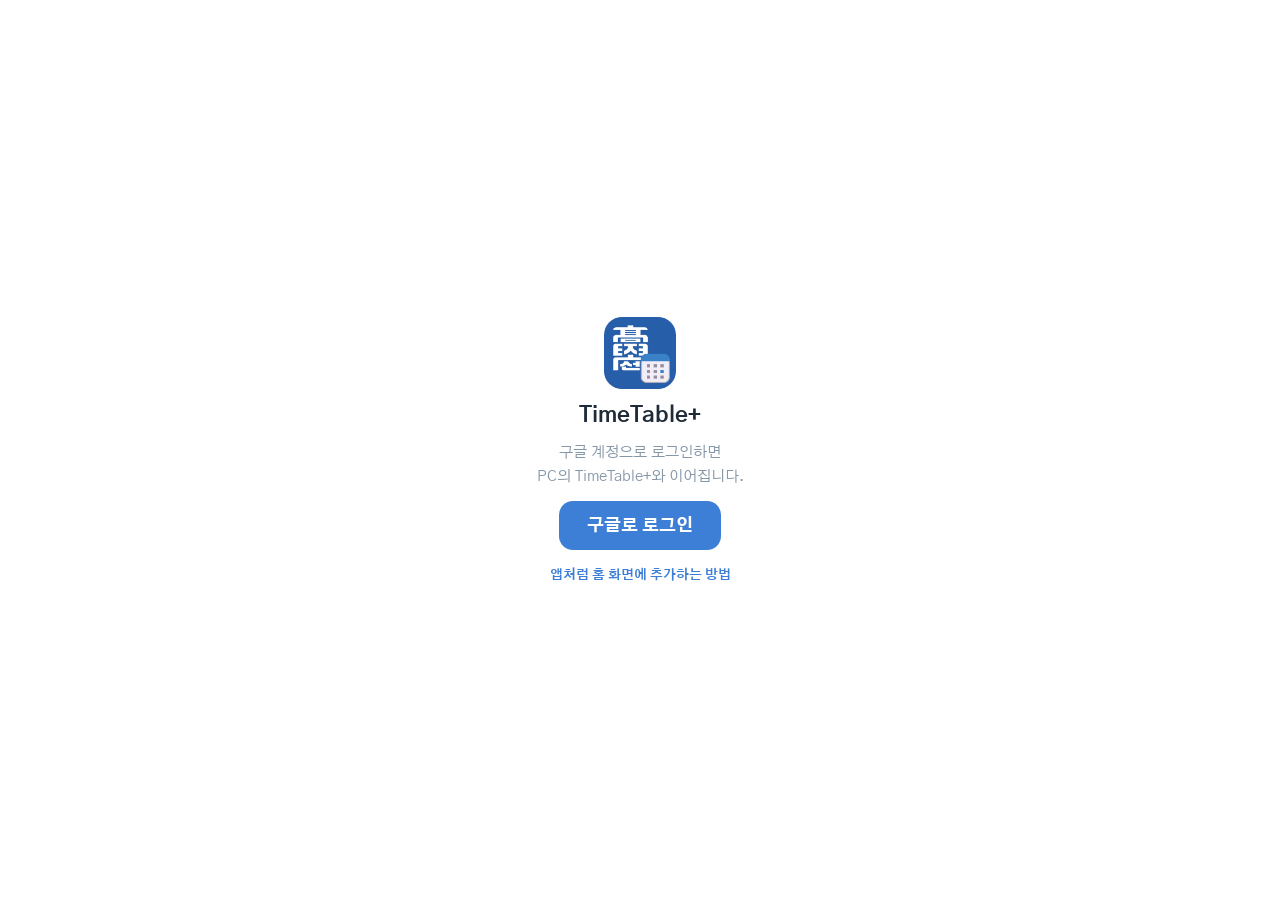
<file: index.html>
<!doctype html>
<html lang="ko" data-theme="light" data-variant="sky" data-shell="tabs" data-phone="1">
<head>
<meta charset="utf-8">
<title>TimeTable+</title>
<meta name="viewport" content="width=device-width, initial-scale=1, viewport-fit=cover">
<meta name="theme-color" content="#3d7fd6">
<link rel="manifest" href="./manifest.json">
<link rel="icon" type="image/png" sizes="32x32" href="./favicon-32.png">
<link rel="apple-touch-icon" href="./apple-touch-icon.png">
<meta name="apple-mobile-web-app-capable" content="yes">
<meta name="mobile-web-app-capable" content="yes">
<meta name="apple-mobile-web-app-title" content="TimeTable+">
<meta name="apple-mobile-web-app-status-bar-style" content="default">
<link rel="stylesheet" href="./style.css">
<link rel="stylesheet" href="./phone.css">
<script>if (/[?&]shell=tabs/.test(location.search)) document.documentElement.setAttribute('data-shell', 'tabs');</script>
</head>
<body>
<!-- 설정 버튼은 #board 밖(형제 요소)에 둔다 — #board는 "화면 배율/위치" 설정으로
     transform(scale/translate)이 걸리는데, 그 안에 있으면 사용자가 배율을 확 줄이거나
     위치를 화면 밖으로 옮겨버렸을 때 설정 버튼 자체가 화면 밖으로 같이 밀려나서 다시는
     못 누르게 되는("설정으로 돌아갈 수가 없다") 치명적인 상황이 생길 수 있다 — #board 밖에
     둬서 어떤 배율·위치를 걸어도 항상 같은 자리(오른쪽 위)에 고정되게 함. -->
<div class="settings-corner">
  <button class="icon-btn" id="settingsBtn" type="button" title="설정" aria-haspopup="true" aria-expanded="false">
    <svg width="18" height="18" viewBox="0 0 24 24" fill="none" stroke-width="1.8" stroke-linecap="round" stroke-linejoin="round"><circle cx="12" cy="12" r="3.2"></circle><path d="M19.4 13a7.6 7.6 0 0 0 0-2l2-1.5-2-3.4-2.3.9a7.7 7.7 0 0 0-1.7-1l-.4-2.4H9l-.4 2.4a7.7 7.7 0 0 0-1.7 1l-2.3-.9-2 3.4L4.6 11a7.6 7.6 0 0 0 0 2l-2 1.5 2 3.4 2.3-.9c.5.4 1.1.75 1.7 1l.4 2.4h4.8l.4-2.4c.6-.25 1.2-.6 1.7-1l2.3.9 2-3.4-2-1.5Z"></path></svg>
  </button>
  <div class="settings-panel" id="settingsPanel" hidden>
    <div class="settings-group">
      <div class="settings-label">화면 모드</div>
      <div class="mode-options" id="modeOptions" role="group" aria-label="화면 모드 선택">
        <button class="mode-option active" type="button" data-mode="auto">자동(창 크기에 맞춤)</button>
        <button class="mode-option" type="button" data-mode="laptop">노트북용 (시간표 크게)</button>
        <button class="mode-option" type="button" data-mode="wide">듀얼모니터용 (기본 배치)</button>
      </div>
      <div class="settings-hint">노트북처럼 창이 좁으면 카드를 시간표 중심으로 다시 배치합니다. 노트북용에서는 카드 경계 끌기가 꺼집니다.</div>
    </div>
    <div class="settings-group">
      <div class="settings-label">테마 색상</div>
      <div class="theme-swatches" id="themeSwatches" role="group" aria-label="테마 색상 선택">
        <button class="swatch" data-variant="sky" title="하늘"></button>
        <button class="swatch" data-variant="mint" title="민트"></button>
        <button class="swatch" data-variant="peach" title="피치"></button>
        <button class="swatch" data-variant="lavender" title="라벤더"></button>
        <button class="swatch" data-variant="rose" title="로즈"></button>
        <button class="swatch" data-variant="lemon" title="레몬"></button>
        <button class="swatch" data-variant="teal" title="틸"></button>
        <button class="swatch" data-variant="slate" title="그레이"></button>
      </div>
    </div>
    <div class="settings-group">
      <div class="settings-label">표시할 카드</div>
      <div class="card-toggles" id="cardToggles" role="group" aria-label="표시할 카드 선택">
        <button type="button" class="card-toggle active" data-card="clockCard" aria-pressed="true">시계</button>
        <button type="button" class="card-toggle active" data-card="weatherCard" aria-pressed="true">날씨</button>
        <button type="button" class="card-toggle active" data-card="eventsCard" aria-pressed="true">학사일정</button>
        <button type="button" class="card-toggle active" data-card="mealCard" aria-pressed="true">급식</button>
        <button type="button" class="card-toggle active" data-card="timetableCard" aria-pressed="true">주간 시간표</button>
        <button type="button" class="card-toggle active" data-card="calendarCard" aria-pressed="true">캘린더</button>
      </div>
      <div class="settings-hint">안 쓰는 카드는 꺼두면 그 자리만 비고 나머지 카드의 크기·위치는 그대로입니다(꺼진 카드는 날씨·급식 등 외부 서비스도 호출하지 않습니다).</div>
    </div>
    <div class="settings-group">
      <div class="settings-label-row">
        <div class="settings-label">카드 크기</div>
        <button type="button" id="layoutResetBtn" class="settings-reset-btn">초기화</button>
      </div>
      <div class="settings-hint">카드와 카드 사이 빈틈에 마우스를 올리면 선이 나타나요 — 그걸 끌면 양옆 카드의 크기가 조절됩니다(좌우: 왼쪽 묶음↔캘린더·시계↔날씨·학사일정↔급식 / 상하: 윗줄↔아랫줄↔시간표).</div>
    </div>
    <div class="settings-group">
      <div class="settings-label">화면 해상도</div>
      <div class="res-options" id="resolutionOptions" role="group" aria-label="화면 해상도 선택">
        <button class="res-option active" type="button" data-resolution="auto">자동(현재 창 크기)</button>
        <button class="res-option" type="button" data-resolution="2560x1080">2560 × 1080 (울트라와이드)</button>
        <button class="res-option" type="button" data-resolution="1920x1080">1920 × 1080</button>
        <button class="res-option" type="button" data-resolution="2560x1440">2560 × 1440</button>
        <button class="res-option" type="button" data-resolution="3440x1440">3440 × 1440 (울트라와이드)</button>
      </div>
    </div>
    <div class="settings-group">
      <div class="settings-label">화면 배율 <span id="zoomValue">100%</span></div>
      <input type="range" id="zoomSlider" class="zoom-slider" min="50" max="150" value="100" step="5" />
      <div class="settings-hint">모니터를 바꿔서 비율이 안 맞을 때, 이 슬라이더로 직접 맞춰보세요(해상도 선택과 같이 써도 됩니다).</div>
    </div>
    <div class="settings-group">
      <div class="settings-label-row">
        <div class="settings-label">화면 위치</div>
        <button type="button" id="offsetResetBtn" class="settings-reset-btn">초기화</button>
      </div>
      <div class="settings-sublabel">가로 <span id="offsetXValue">0px</span></div>
      <input type="range" id="offsetXSlider" class="zoom-slider" min="-400" max="400" value="0" step="10" />
      <div class="settings-sublabel">세로 <span id="offsetYValue">0px</span></div>
      <input type="range" id="offsetYSlider" class="zoom-slider" min="-300" max="300" value="0" step="10" />
      <div class="settings-hint">배율을 줄이면 화면 한쪽에 몰려 보일 수 있어요 — 여기서 전체를 원하는 위치로 옮길 수 있습니다. 화면 밖으로 나가도 이 설정 버튼은 항상 같은 자리에 있습니다.</div>
    </div>
    <div class="settings-group">
      <div class="settings-label">출결·메모 데이터</div>
      <div class="settings-backup-row">
        <button type="button" id="backupExportBtn" class="settings-backup-btn">파일로 저장</button>
        <button type="button" id="backupImportBtn" class="settings-backup-btn">파일에서 불러오기</button>
        <input type="file" id="backupFileInput" accept="application/json" hidden />
      </div>
      <div class="settings-hint">출결 기록·할 일 메모는 이 컴퓨터에만 저장돼서, Lively 설정에 따라 껐다 켤 때 사라질 수 있습니다 — 가끔 "파일로 저장"을 눌러 백업해두세요. 사라졌을 땐 "파일에서 불러오기"로 되살릴 수 있습니다.</div>
    </div>
  </div>
</div>

<div id="board">

  <nav id="tabBar" aria-label="화면 선택">
    <button type="button" class="tabbtn" data-tab="timetable"><svg class="fl" viewBox="0 0 32 32" aria-hidden="true"><path d="M30 16.01H2L3.71999 11.7C3.88999 11.27 4.29999 10.99 4.75999 10.99H27.24C27.7 10.99 28.11 11.27 28.28 11.7L30 16.01Z" fill="#8C5543"/><path d="M17.51 3.32996H20.2C20.36 3.32996 20.49 3.45996 20.49 3.61996V5.03996C20.49 5.19996 20.36 5.32996 20.2 5.32996H18.12C17.79 5.32996 17.52 5.05996 17.52 4.72996V3.32996H17.51Z" fill="#C3EF3C"/><path d="M19.1 4.32996H16V2.32996H19.1C19.32 2.32996 19.5 2.50996 19.5 2.72996V3.91996C19.51 4.14996 19.33 4.32996 19.1 4.32996Z" fill="#00F397"/><path opacity="0.7" d="M2 16H9V30H2V16ZM30 16H23V30H30V16Z" fill="#FFDEA7"/><path d="M22.72 13.96L16.57 7.89998C16.26 7.58998 15.76 7.58998 15.45 7.89998L9.30001 13.96C9.12001 14.14 9.01001 14.39 9.01001 14.64V15.84V16.22V30.01H12.9773L15.9912 28.8035L19.0051 30.01H23.01V16.21V15.83V14.63C23 14.38 22.9 14.14 22.72 13.96Z" fill="#FFCE7C"/><path d="M4.71999 21H3.28C3.13 21 3 20.87 3 20.72V18.28C3 18.13 3.13 18 3.28 18H4.71999C4.86999 18 5 18.13 5 18.28V20.72C5 20.88 4.87999 21 4.71999 21ZM8 20.72V18.28C8 18.13 7.86999 18 7.71999 18H6.28C6.13 18 6 18.13 6 18.28V20.72C6 20.87 6.13 21 6.28 21H7.71999C7.87999 21 8 20.88 8 20.72ZM5 24.72V22.28C5 22.13 4.86999 22 4.71999 22H3.28C3.13 22 3 22.13 3 22.28V24.72C3 24.87 3.13 25 3.28 25H4.71999C4.87999 25 5 24.88 5 24.72ZM8 24.72V22.28C8 22.13 7.86999 22 7.71999 22H6.28C6.13 22 6 22.13 6 22.28V24.72C6 24.87 6.13 25 6.28 25H7.71999C7.87999 25 8 24.88 8 24.72ZM25.72 21H24.28C24.13 21 24 20.87 24 20.72V18.28C24 18.13 24.13 18 24.28 18H25.72C25.87 18 26 18.13 26 18.28V20.72C26 20.88 25.88 21 25.72 21ZM27.28 21H28.72C28.88 21 29 20.88 29 20.72V18.28C29 18.13 28.87 18 28.72 18H27.28C27.13 18 27 18.13 27 18.28V20.72C27 20.87 27.13 21 27.28 21ZM25.72 25H24.28C24.13 25 24 24.87 24 24.72V22.28C24 22.13 24.13 22 24.28 22H25.72C25.87 22 26 22.13 26 22.28V24.72C26 24.88 25.88 25 25.72 25ZM27.28 25H28.72C28.88 25 29 24.88 29 24.72V22.28C29 22.13 28.87 22 28.72 22H27.28C27.13 22 27 22.13 27 22.28V24.72C27 24.87 27.13 25 27.28 25Z" fill="#83CBFF"/><path d="M16 18C17.6569 18 19 16.6569 19 15C19 13.3431 17.6569 12 16 12C14.3431 12 13 13.3431 13 15C13 16.6569 14.3431 18 16 18Z" fill="white"/><path d="M15.51 6.1994V2.47C15.51 2.21 15.72 2 15.98 2H16.04C16.3 2 16.51 2.21 16.51 2.47V6.21258C16.5559 6.2437 16.5995 6.27951 16.64 6.31999L23.67 13.35C23.88 13.56 24 13.84 24 14.14L23.99 15.96C24 15.97 24 15.99 24 16.01C24 16.29 23.78 16.51 23.5 16.51C23.22 16.51 23 16.29 23 16.01C23 16 23.0025 15.9925 23.005 15.985C23.0075 15.9775 23.01 15.97 23.01 15.96H23V14.75C23 14.49 22.89 14.24 22.71 14.06L16.56 7.91C16.25 7.6 15.75 7.6 15.44 7.91L9.28999 14.06C9.09999 14.24 9 14.49 9 14.75V15.96H8.99C8.99 15.97 8.9925 15.9775 8.995 15.985C8.9975 15.9925 9 16 9 16.01C9 16.29 8.78 16.51 8.5 16.51C8.22 16.51 8 16.29 8 16.01C8 16 8.0025 15.9925 8.005 15.985C8.0075 15.9775 8.00999 15.97 8.00999 15.96H8V14.14C8 13.85 8.11999 13.56 8.32999 13.35L15.36 6.31999C15.4063 6.27366 15.4567 6.23347 15.51 6.1994ZM15.5 14.91C15.5 14.9281 15.5009 14.946 15.5027 14.9636C15.4874 15.1077 15.5365 15.2565 15.65 15.37L17.13 16.85C17.22 16.95 17.35 17 17.48 17C17.61 17 17.73 16.95 17.84 16.85C18.04 16.65 18.04 16.34 17.84 16.14L16.5 14.8V13.5C16.5 13.22 16.28 13 16 13C15.72 13 15.5 13.22 15.5 13.5V14.91ZM19.01 30H12.96V24.7C12.96 24.31 13.27 24 13.66 24H18.31C18.7 24 19.01 24.31 19.01 24.7V30Z" fill="#7D4533"/></svg>시간표</button>
    <button type="button" class="tabbtn" data-tab="swap"><svg class="fl" viewBox="0 0 32 32" aria-hidden="true"><path d="M2 6C2 3.79086 3.79086 2 6 2H26C28.2091 2 30 3.79086 30 6V26C30 28.2091 28.2091 30 26 30H6C3.79086 30 2 28.2091 2 26V6Z" fill="#00A6ED"/><path d="M7.94621 14.3589C7.94818 14.7419 8.25815 15.0518 8.64112 15.0538L14.7803 15.0854C15.4043 15.0887 15.7191 14.3343 15.2778 13.893L13.4049 12.0201C13.294 11.9092 13.3113 11.7244 13.446 11.6442C14.1935 11.1992 15.0669 10.9436 16 10.9436C18.2766 10.9436 20.1978 12.4652 20.8023 14.5468C20.8686 14.7752 21.0709 14.9436 21.3087 14.9436H23.3719C23.6726 14.9436 23.9064 14.6793 23.8481 14.3844C23.1227 10.7125 19.8847 7.94363 16 7.94363C14.2092 7.94363 12.5558 8.53205 11.2226 9.5261C11.121 9.60188 10.9787 9.59388 10.889 9.50423L9.10701 7.7222C8.66574 7.28092 7.91134 7.59568 7.91456 8.21973L7.94621 14.3589Z" fill="white"/><path d="M22.692 24.2778L20.9291 22.5148C20.8413 22.4271 20.7027 22.4173 20.6012 22.4888C19.2998 23.4054 17.7127 23.9436 16 23.9436C12.1153 23.9436 8.87727 21.1748 8.15185 17.5029C8.09357 17.2079 8.3274 16.9436 8.62809 16.9436H10.6913C10.9291 16.9436 11.1314 17.1121 11.1977 17.3405C11.8021 19.4221 13.7234 20.9436 16 20.9436C16.847 20.9436 17.6448 20.733 18.3439 20.3613C18.4864 20.2856 18.5088 20.0945 18.3946 19.9803L16.5212 18.107C16.0799 17.6657 16.3947 16.9113 17.0188 16.9145L23.1579 16.9462C23.5409 16.9481 23.8509 17.2581 23.8528 17.6411L23.8845 23.7802C23.8877 24.4043 23.1333 24.719 22.692 24.2778Z" fill="white"/></svg>결보강</button>
    <button type="button" class="tabbtn" data-tab="calendar"><svg class="fl" viewBox="0 0 32 32" aria-hidden="true"><path d="M2 9.00001L15.2666 6.15716C15.7501 6.05357 16.2499 6.05357 16.7334 6.15716L30 9.00001V24.8C30 27.6719 27.6719 30 24.8 30H7.2C4.32812 30 2 27.6719 2 24.8V9.00001Z" fill="#B4ACBC"/><path d="M3 8.00005L15.213 5.18167C15.7309 5.06216 16.2691 5.06216 16.787 5.18167L29 8.00005V24.5001C29 26.9853 26.9853 29.0001 24.5 29.0001H7.5C5.01472 29.0001 3 26.9853 3 24.5001V8.00005Z" fill="#F3EEF8"/><path d="M7.9998 12C7.88935 12 7.7998 12.0895 7.7998 12.2V14.8C7.7998 14.9105 7.88935 15 7.9998 15H10.7998C10.9103 15 10.9998 14.9105 10.9998 14.8V12.2C10.9998 12.0895 10.9103 12 10.7998 12H7.9998Z" fill="#998EA4"/><path d="M7.9998 17.5C7.88935 17.5 7.7998 17.5895 7.7998 17.7V20.3C7.7998 20.4105 7.88935 20.5 7.9998 20.5H10.7998C10.9103 20.5 10.9998 20.4105 10.9998 20.3V17.7C10.9998 17.5895 10.9103 17.5 10.7998 17.5H7.9998Z" fill="#998EA4"/><path d="M7.7998 23.1C7.7998 22.9896 7.88935 22.9 7.9998 22.9H10.7998C10.9103 22.9 10.9998 22.9896 10.9998 23.1V25.7C10.9998 25.8105 10.9103 25.9 10.7998 25.9H7.9998C7.88935 25.9 7.7998 25.8105 7.7998 25.7V23.1Z" fill="#998EA4"/><path d="M14.5998 12C14.4893 12 14.3998 12.0895 14.3998 12.2V14.8C14.3998 14.9105 14.4893 15 14.5998 15H17.3998C17.5102 15 17.5998 14.9105 17.5998 14.8V12.2C17.5998 12.0895 17.5102 12 17.3998 12H14.5998Z" fill="#998EA4"/><path d="M14.3998 17.7C14.3998 17.5895 14.4893 17.5 14.5998 17.5H17.3998C17.5102 17.5 17.5998 17.5895 17.5998 17.7V20.3C17.5998 20.4105 17.5102 20.5 17.3998 20.5H14.5998C14.4893 20.5 14.3998 20.4105 14.3998 20.3V17.7Z" fill="#998EA4"/><path d="M14.5998 22.9C14.4893 22.9 14.3998 22.9896 14.3998 23.1V25.7C14.3998 25.8105 14.4893 25.9 14.5998 25.9H17.3998C17.5102 25.9 17.5998 25.8105 17.5998 25.7V23.1C17.5998 22.9896 17.5102 22.9 17.3998 22.9H14.5998Z" fill="#998EA4"/><path d="M20.9998 12.2C20.9998 12.0895 21.0894 12 21.1998 12H23.9998C24.1103 12 24.1998 12.0895 24.1998 12.2V14.8C24.1998 14.9105 24.1103 15 23.9998 15H21.1998C21.0894 15 20.9998 14.9105 20.9998 14.8V12.2Z" fill="#998EA4"/><path d="M21.1998 22.9C21.0894 22.9 20.9998 22.9896 20.9998 23.1V25.7C20.9998 25.8105 21.0894 25.9 21.1998 25.9H23.9998C24.1103 25.9 24.1998 25.8105 24.1998 25.7V23.1C24.1998 22.9896 24.1103 22.9 23.9998 22.9H21.1998Z" fill="#998EA4"/><path d="M7.2 2C4.32812 2 2 4.32812 2 7.2V9H30V7.2C30 4.32812 27.6719 2 24.8 2H7.2Z" fill="#0084CE"/><path d="M21.2 17.5C21.0895 17.5 21 17.5895 21 17.7V20.3C21 20.4105 21.0895 20.5 21.2 20.5H24C24.1105 20.5 24.2 20.4105 24.2 20.3V17.7C24.2 17.5895 24.1105 17.5 24 17.5H21.2Z" fill="#0084CE"/></svg>캘린더</button>
    <button type="button" class="tabbtn" data-tab="today"><svg class="fl" viewBox="0 0 32 32" aria-hidden="true"><path d="M13.6376 3.20168C14.811 1.61132 17.1889 1.61132 18.3624 3.20168V3.20168C19.1081 4.21232 20.4141 4.63667 21.6114 4.25735V4.25735C23.4955 3.66046 25.4193 5.05815 25.4338 7.03451V7.03451C25.4431 8.29045 26.2502 9.4014 27.4419 9.79831V9.79831C29.317 10.4229 30.0518 12.6844 28.9019 14.2918V14.2918C28.1712 15.3134 28.1712 16.6866 28.9019 17.7081V17.7081C30.0518 19.3155 29.317 21.577 27.4419 22.2016V22.2016C26.2502 22.5985 25.4431 23.7095 25.4338 24.9654V24.9654C25.4193 26.9418 23.4955 28.3395 21.6114 27.7426V27.7426C20.4141 27.3633 19.1081 27.7876 18.3624 28.7982V28.7982C17.1889 30.3886 14.811 30.3886 13.6376 28.7982V28.7982C12.8919 27.7876 11.5859 27.3633 10.3886 27.7426V27.7426C8.50444 28.3395 6.58068 26.9418 6.56613 24.9654V24.9654C6.55689 23.7095 5.74973 22.5985 4.55812 22.2016V22.2016C2.68299 21.577 1.94818 19.3155 3.09808 17.7081V17.7081C3.82882 16.6866 3.82882 15.3134 3.09808 14.2918V14.2918C1.94818 12.6844 2.68299 10.4229 4.55812 9.79831V9.79831C5.74973 9.4014 6.55689 8.29045 6.56613 7.03451V7.03451C6.58068 5.05815 8.50444 3.66046 10.3886 4.25735V4.25735C11.5859 4.63667 12.8919 4.21232 13.6376 3.20168V3.20168Z" fill="#FF822D"/><path d="M25.0623 21.2321C22.1727 26.237 15.7729 27.9518 10.768 25.0622C5.76307 22.1726 4.04825 15.7728 6.93785 10.7679C9.82744 5.76298 16.2272 4.04817 21.2321 6.93776C26.2371 9.82736 27.9519 16.2271 25.0623 21.2321Z" fill="#FCD53F"/></svg>오늘</button>
    <button type="button" class="tabbtn" data-tab="attendance"><svg class="fl" viewBox="0 0 32 32" aria-hidden="true"><path d="M2 6C2 3.79086 3.79086 2 6 2H26C28.2091 2 30 3.79086 30 6V26C30 28.2091 28.2091 30 26 30H6C3.79086 30 2 28.2091 2 26V6Z" fill="#00D26A"/><path d="M13.242 23C12.8588 23 12.4757 22.8566 12.183 22.5692L6.43855 16.9278C5.85382 16.3535 5.85382 15.422 6.43855 14.8477C7.02329 14.2735 7.97186 14.2735 8.55659 14.8477L13.242 19.4491L23.4434 9.43069C24.0281 8.85644 24.9767 8.85644 25.5614 9.43069C26.1462 10.0049 26.1462 10.9365 25.5614 11.5107L14.301 22.5692C14.009 22.8566 13.6252 23 13.242 23Z" fill="#F4F4F4"/></svg>학급출결</button>
    <button type="button" class="tabbtn" data-tab="subject"><svg class="fl" viewBox="0 0 32 32" aria-hidden="true"><rect x="5" y="4" width="22" height="25" rx="4" fill="#8b7cf6"/><rect x="11" y="2" width="10" height="5" rx="2" fill="#5b4fd0"/><path d="M10 14l2.2 2.2L16 12.4" fill="none" stroke="#fff" stroke-width="2" stroke-linecap="round" stroke-linejoin="round"/><path d="M10 22l2.2 2.2L16 20.4" fill="none" stroke="#fff" stroke-width="2" stroke-linecap="round" stroke-linejoin="round"/><path d="M19 14h5M19 22h5" stroke="#fff" stroke-width="2" stroke-linecap="round"/></svg>교과출결</button>
    <button type="button" class="tabbtn" data-tab="memo"><svg class="fl" viewBox="0 0 32 32" aria-hidden="true"><path d="M20.3432 2.29289C20.1556 2.10536 19.9013 2 19.6361 2H7C5.89543 2 5 2.89543 5 4V28C5 29.1046 5.89543 30 7 30H25C26.1046 30 27 29.1046 27 28V9.36394C27 9.09872 26.8946 8.84437 26.7071 8.65683L20.3432 2.29289Z" fill="#B4ACBC"/><path d="M19.6821 3.00001L7 3C6.44772 3 6 3.44772 6 4V28C6 28.5523 6.44772 29 7 29L25 29C25.5523 29 26 28.5523 26 28V9.45333L19.6821 3.00001Z" fill="#F3EEF8"/><path d="M9.5 12H22.5C22.7761 12 23 12.2239 23 12.5C23 12.7761 22.7761 13 22.5 13H9.5C9.22386 13 9 12.7761 9 12.5C9 12.2239 9.22386 12 9.5 12ZM9.5 15C9.22386 15 9 15.2239 9 15.5C9 15.7761 9.22386 16 9.5 16H22.5C22.7761 16 23 15.7761 23 15.5C23 15.2239 22.7761 15 22.5 15H9.5ZM9 18.5C9 18.2239 9.22386 18 9.5 18H22.5C22.7761 18 23 18.2239 23 18.5C23 18.7761 22.7761 19 22.5 19H9.5C9.22386 19 9 18.7761 9 18.5ZM9.5 21C9.22386 21 9 21.2239 9 21.5C9 21.7761 9.22386 22 9.5 22H17.5C17.7761 22 18 21.7761 18 21.5C18 21.2239 17.7761 21 17.5 21H9.5Z" fill="#998EA4"/><path d="M26 9.45325H21.3892C20.4464 9.45325 19.6821 8.68896 19.6821 7.74614V3L26 9.45325Z" fill="#CDC4D6"/><path d="M26.7662 20.1724L25.6864 16.941L22.8905 14.9347L12.2827 22.784L13.431 25.9402L16.1584 28.0217L26.7662 20.1724Z" fill="#FF822D"/><path d="M11.1055 26.6545L11.2772 27.5479L12.1125 28.016L16.1519 28.0101L12.2919 22.7937L11.1055 26.6545Z" fill="#FFCE7C"/><path d="M10.6865 28.0179L11.1053 26.655L12.1123 28.0158L10.6865 28.0179Z" fill="#402A32"/><path d="M26.5206 12.2485C27.4085 11.5915 28.6609 11.7786 29.318 12.6666L30.8144 14.6889C31.4714 15.5768 31.2842 16.8292 30.3963 17.4862L28.3376 19.0096L25.5326 16.941L24.4619 13.7718L26.5206 12.2485Z" fill="#F92F60"/><path d="M24.4619 13.772L28.3377 19.0097L26.7663 20.1724L22.8906 14.9347L24.4619 13.772Z" fill="#D3D3D3"/></svg>메모</button>
  </nav>


  <div class="bento">

    <!-- 왼쪽 칸(45%)에 시계+날씨 / 학사일정+급식 / 주간시간표를 세로 3단으로 쌓고, 오른쪽 칸(55%)은
         캘린더가 세로 전체를 다 쓰게 했다(시간표와 같은 높이만 쓰던 걸 화면 전체 높이로 키워달라는
         요청 — 시안(layout-draft.html)으로 먼저 확인받고 반영). -->
    <div class="left-col" id="leftCol">

      <div class="left-row">
      <div class="card card--sm" id="clockCard">
        <div class="card-head">
          <div class="card-icon"><svg class="fl" viewBox="0 0 32 32" aria-hidden="true"><path d="M23.2066 24.5794C21 25.5 19.05 26 16.5 26C13.7116 26 12 25.5 9.297 24.1399L6.71138 26.3768C5.31666 27.5881 6.10934 30 7.90542 30H24.0901C25.8862 30 26.6889 27.5881 25.2842 26.3768L23.2066 24.5794Z" fill="#D3D3D3"/><path d="M16.5 27C22.299 27 27 22.299 27 16.5C27 10.701 22.299 6 16.5 6C10.701 6 6 10.701 6 16.5C6 22.299 10.701 27 16.5 27Z" fill="#F8312F"/><path d="M16.5 24C20.6421 24 24 20.6422 24 16.5C24 12.3579 20.6421 9 16.5 9C12.3579 9 9 12.3579 9 16.5C9 20.6422 12.3579 24 16.5 24Z" fill="white"/><path d="M4.27314 9.22796C3.53751 6.94375 4.31186 4.34482 6.30578 2.93369C8.2997 1.52256 10.8937 1.75607 12.6263 3.32963C13.1684 3.82708 13.1103 4.73059 12.5198 5.14682L5.91862 9.8066C5.31851 10.2228 4.50544 9.9386 4.27314 9.22796Z" fill="#F9C23C"/><path d="M28.7269 9.22796C29.4625 6.94375 28.6882 4.34482 26.6942 2.93369C24.7003 1.52256 22.1063 1.75607 20.3737 3.32963C19.8316 3.82708 19.8897 4.73059 20.4802 5.14682L27.0814 9.8066C27.6815 10.2228 28.4946 9.9386 28.7269 9.22796Z" fill="#F9C23C"/><path d="M15.1679 16.4454C15.4743 15.9859 16.0952 15.8617 16.5547 16.1681L19.5547 18.1681C20.0142 18.4744 20.1384 19.0953 19.832 19.5548C19.5257 20.0143 18.9048 20.1385 18.4453 19.8322L15.4453 17.8322C14.9858 17.5258 14.8616 16.9049 15.1679 16.4454Z" fill="#F8312F"/><path d="M16 11C16.5523 11 17 11.4477 17 12V17C17 17.5523 16.5523 18 16 18C15.4477 18 15 17.5523 15 17V12C15 11.4477 15.4477 11 16 11Z" fill="#212121"/></svg></div>
          <div class="card-title">시계</div>
        </div>
        <div class="clock-body">
          <div class="clock-analog">
            <svg viewBox="0 0 100 100" width="100%" height="100%">
              <circle class="clock-analog-face" cx="50" cy="50" r="48"></circle>
              <circle class="clock-analog-face-ring" cx="50" cy="50" r="43.5"></circle>
              <g class="clock-analog-ticks-major">
                <line x1="50" y1="6" x2="50" y2="14"></line>
                <line x1="50" y1="6" x2="50" y2="14" transform="rotate(90 50 50)"></line>
                <line x1="50" y1="6" x2="50" y2="14" transform="rotate(180 50 50)"></line>
                <line x1="50" y1="6" x2="50" y2="14" transform="rotate(270 50 50)"></line>
              </g>
              <g class="clock-analog-ticks-minor">
                <line x1="50" y1="8" x2="50" y2="14" transform="rotate(30 50 50)"></line>
                <line x1="50" y1="8" x2="50" y2="14" transform="rotate(60 50 50)"></line>
                <line x1="50" y1="8" x2="50" y2="14" transform="rotate(120 50 50)"></line>
                <line x1="50" y1="8" x2="50" y2="14" transform="rotate(150 50 50)"></line>
                <line x1="50" y1="8" x2="50" y2="14" transform="rotate(210 50 50)"></line>
                <line x1="50" y1="8" x2="50" y2="14" transform="rotate(240 50 50)"></line>
                <line x1="50" y1="8" x2="50" y2="14" transform="rotate(300 50 50)"></line>
                <line x1="50" y1="8" x2="50" y2="14" transform="rotate(330 50 50)"></line>
              </g>
              <line class="clock-hand clock-hand--hour" id="clockHourHand" x1="50" y1="50" x2="50" y2="26"></line>
              <line class="clock-hand clock-hand--min" id="clockMinHand" x1="50" y1="50" x2="50" y2="15"></line>
              <line class="clock-hand clock-hand--sec" id="clockSecHand" x1="50" y1="60" x2="50" y2="12"></line>
              <circle class="clock-analog-pin-outer" cx="50" cy="50" r="4.2"></circle>
              <circle class="clock-analog-pin" cx="50" cy="50" r="1.8"></circle>
            </svg>
          </div>
          <div class="clock-digital">
            <div class="clock-ampm" id="clockAmpm">오후</div>
            <div class="clock-time-sm" id="clockTimeDigits">12:00:00</div>
            <div class="clock-date-sm" id="clockDate">-</div>
          </div>
        </div>
      </div>

      <div class="card" id="weatherCard">
        <div class="card-head">
          <div class="card-icon"><svg class="fl" viewBox="0 0 32 32" aria-hidden="true"><path d="M27.9882 13.8433C24.0846 10.0386 17.8633 10.0563 13.9975 13.8722L11.9495 14.5761C11.2423 14.6298 10.5861 14.8656 10.0275 15.2367L7.98121 15.94C4.08131 16.1929 1 19.4327 1 23.3969C1 25.1533 1.61205 26.77 2.6234 28.0488C3.99737 29.8454 6.15767 31 8.5931 31H21.3084C24.4651 31 27.2531 29.4454 28.9564 27.0672C31.9727 23.1061 31.6493 17.4153 27.9882 13.8433Z" fill="#B4ACBC"/><path d="M10.0677 5.22126C10.8678 3.58635 13.2282 3.59425 14.0123 5.23706C14.3083 5.85311 15.0604 6.09795 15.6685 5.77413L16.0445 5.57668C17.5087 4.79476 19.237 6.04266 18.9249 7.66177L18.8449 8.07248C18.7169 8.74381 19.181 9.37566 19.8611 9.47044L20.2851 9.52573C21.9333 9.74687 22.5894 11.7609 21.3733 12.8824L21.0612 13.1746C20.5571 13.6406 20.5571 14.4225 21.0532 14.8964L21.3653 15.1887C22.5734 16.326 21.9013 18.3321 20.2451 18.5375L19.821 18.5927C19.141 18.6796 18.6689 19.3115 18.7889 19.9828L18.8689 20.3935C19.165 22.0126 17.4287 23.2447 15.9725 22.4549L15.5965 22.2496C14.9964 21.9257 14.2363 22.1627 13.9323 22.7787C13.1322 24.4136 10.7718 24.4058 9.98773 22.7629C9.69169 22.1469 8.93959 21.9021 8.33151 22.2259L7.95545 22.4233C6.49126 23.2052 4.76303 21.9573 5.07507 20.3382L5.15508 19.9275C5.2831 19.2562 4.81904 18.6243 4.13895 18.5296L3.71489 18.4743C2.06667 18.2531 1.41058 16.2391 2.62674 15.1176L2.93878 14.8254C3.44285 14.3594 3.44285 13.5775 2.94678 13.1036L2.63474 12.8113C1.42658 11.674 2.09867 9.66789 3.75489 9.46254L4.17895 9.40725C4.85904 9.32037 5.33111 8.68853 5.21109 8.01719L5.13108 7.60649C4.83504 5.98738 6.57127 4.75527 8.02746 5.54508L8.40352 5.75043C9.0116 6.07425 9.7637 5.83731 10.0677 5.22126Z" fill="#FF822D"/><path d="M12 22C16.4183 22 20 18.4183 20 14C20 9.58172 16.4183 6 12 6C7.58172 6 4 9.58172 4 14C4 18.4183 7.58172 22 12 22Z" fill="#F9C23C"/><path d="M14.575 14.7097C18.0419 11.1527 23.7332 11.0925 27.2902 14.5594C30.5868 17.7758 30.8774 22.9059 28.152 26.473C26.6289 28.6072 24.134 30 21.3084 30H8.5931C6.4789 30 4.60517 28.998 3.4128 27.4349C2.53105 26.3227 2 24.9199 2 23.3969C2 19.8198 4.89575 16.9241 8.47286 16.9241C8.51013 16.9241 8.58444 16.925 8.58444 16.925C9.22189 15.5321 10.6279 14.5643 12.26 14.5643C12.9766 14.5643 13.6497 14.751 14.2333 15.0782C14.343 14.953 14.4569 14.8302 14.575 14.7097Z" fill="#F3EEF8"/></svg></div>
          <div class="card-title">날씨</div>
        </div>
        <div class="weather-now">
          <div class="weather-now-temp" id="weatherTemp">-</div>
          <div class="weather-now-sub" id="weatherSub"></div>
        </div>
        <div id="weatherWeek" class="weather-week"></div>
      </div>
      </div>

      <div class="left-row">
      <div class="card" id="eventsCard">
        <div class="card-head">
          <div class="card-icon"><svg class="fl" viewBox="0 0 32 32" aria-hidden="true"><path d="M27.6259 11.9438L8 4H7V21H8L27.6259 13.0562C28.1258 12.8538 28.1258 12.1462 27.6259 11.9438Z" fill="#F8312F"/><path d="M4 4C4 2.89543 4.89543 2 6 2C7.10457 2 8 2.89543 8 4V30H4V4Z" fill="#E39D89"/></svg></div>
          <div class="card-title">학사일정</div>
        </div>
        <div id="eventList" class="event-list"></div>
      </div>

      <div class="card" id="mealCard">
        <div class="card-head">
          <div class="card-icon"><svg class="fl" viewBox="0 0 32 32" aria-hidden="true"><path d="M16.5 28C22.8513 28 28 22.8513 28 16.5C28 10.1487 22.8513 5 16.5 5C10.1487 5 5 10.1487 5 16.5C5 22.8513 10.1487 28 16.5 28Z" fill="#CDC4D6"/><path d="M16.5 24.5C20.9183 24.5 24.5 20.9183 24.5 16.5C24.5 12.0817 20.9183 8.5 16.5 8.5C12.0817 8.5 8.5 12.0817 8.5 16.5C8.5 20.9183 12.0817 24.5 16.5 24.5Z" fill="#E1D8EC"/><path d="M6.81999 6.31005C6.43999 6.31005 6.14 6.62004 6.14 6.99004V9.68004C6.14 9.88004 5.97999 10.03 5.78999 10.03C5.58999 10.03 5.44 9.87004 5.44 9.68004V7.02004C5.44 6.65004 5.15 6.32005 4.78 6.31005C4.39 6.30005 4.06999 6.61004 4.06999 6.99004V9.68004C4.06999 9.88004 3.91 10.03 3.72 10.03C3.52 10.03 3.37 9.87004 3.37 9.68004V7.02004C3.37 6.65004 3.07999 6.32005 2.70999 6.31005C2.31999 6.30005 2 6.61004 2 6.99004V11.57C2 12.4725 2.43726 13.2765 3.1088 13.7789C3.70999 14.118 3.70999 15.67 3.70999 15.67V25.69C3.70999 26.21 4.12999 26.63 4.64999 26.63H4.87999C5.39999 26.63 5.81999 26.21 5.81999 25.69V15.67C5.81999 15.67 5.81999 14.1786 6.42119 13.7789C7.09273 13.2765 7.53 12.4725 7.53 11.57V6.99004C7.51 6.62004 7.19999 6.31005 6.81999 6.31005Z" fill="#998EA4"/><path d="M28.36 6.31006C29.26 6.31006 29.99 7.04003 29.99 7.94003L29.9899 25.7001C29.9899 26.2201 29.5699 26.6401 29.0499 26.6401H28.8199C28.2999 26.6401 27.8799 26.2201 27.8799 25.7001V17.0831C26.7556 16.5747 26.03 15.453 26.03 14.2V8.65005C26.02 7.36005 27.06 6.31006 28.36 6.31006Z" fill="#998EA4"/></svg></div>
          <div class="card-title">오늘 급식</div>
          <div class="meal-tabs" id="mealTabs"></div>
        </div>
        <div id="mealList" class="meal-chips"></div>
      </div>
      </div>

      <div class="card" id="timetableCard">
      <div class="card-head">
        <div class="card-icon"><svg class="fl" viewBox="0 0 32 32" aria-hidden="true"><path d="M30 16.01H2L3.71999 11.7C3.88999 11.27 4.29999 10.99 4.75999 10.99H27.24C27.7 10.99 28.11 11.27 28.28 11.7L30 16.01Z" fill="#8C5543"/><path d="M17.51 3.32996H20.2C20.36 3.32996 20.49 3.45996 20.49 3.61996V5.03996C20.49 5.19996 20.36 5.32996 20.2 5.32996H18.12C17.79 5.32996 17.52 5.05996 17.52 4.72996V3.32996H17.51Z" fill="#C3EF3C"/><path d="M19.1 4.32996H16V2.32996H19.1C19.32 2.32996 19.5 2.50996 19.5 2.72996V3.91996C19.51 4.14996 19.33 4.32996 19.1 4.32996Z" fill="#00F397"/><path opacity="0.7" d="M2 16H9V30H2V16ZM30 16H23V30H30V16Z" fill="#FFDEA7"/><path d="M22.72 13.96L16.57 7.89998C16.26 7.58998 15.76 7.58998 15.45 7.89998L9.30001 13.96C9.12001 14.14 9.01001 14.39 9.01001 14.64V15.84V16.22V30.01H12.9773L15.9912 28.8035L19.0051 30.01H23.01V16.21V15.83V14.63C23 14.38 22.9 14.14 22.72 13.96Z" fill="#FFCE7C"/><path d="M4.71999 21H3.28C3.13 21 3 20.87 3 20.72V18.28C3 18.13 3.13 18 3.28 18H4.71999C4.86999 18 5 18.13 5 18.28V20.72C5 20.88 4.87999 21 4.71999 21ZM8 20.72V18.28C8 18.13 7.86999 18 7.71999 18H6.28C6.13 18 6 18.13 6 18.28V20.72C6 20.87 6.13 21 6.28 21H7.71999C7.87999 21 8 20.88 8 20.72ZM5 24.72V22.28C5 22.13 4.86999 22 4.71999 22H3.28C3.13 22 3 22.13 3 22.28V24.72C3 24.87 3.13 25 3.28 25H4.71999C4.87999 25 5 24.88 5 24.72ZM8 24.72V22.28C8 22.13 7.86999 22 7.71999 22H6.28C6.13 22 6 22.13 6 22.28V24.72C6 24.87 6.13 25 6.28 25H7.71999C7.87999 25 8 24.88 8 24.72ZM25.72 21H24.28C24.13 21 24 20.87 24 20.72V18.28C24 18.13 24.13 18 24.28 18H25.72C25.87 18 26 18.13 26 18.28V20.72C26 20.88 25.88 21 25.72 21ZM27.28 21H28.72C28.88 21 29 20.88 29 20.72V18.28C29 18.13 28.87 18 28.72 18H27.28C27.13 18 27 18.13 27 18.28V20.72C27 20.87 27.13 21 27.28 21ZM25.72 25H24.28C24.13 25 24 24.87 24 24.72V22.28C24 22.13 24.13 22 24.28 22H25.72C25.87 22 26 22.13 26 22.28V24.72C26 24.88 25.88 25 25.72 25ZM27.28 25H28.72C28.88 25 29 24.88 29 24.72V22.28C29 22.13 28.87 22 28.72 22H27.28C27.13 22 27 22.13 27 22.28V24.72C27 24.87 27.13 25 27.28 25Z" fill="#83CBFF"/><path d="M16 18C17.6569 18 19 16.6569 19 15C19 13.3431 17.6569 12 16 12C14.3431 12 13 13.3431 13 15C13 16.6569 14.3431 18 16 18Z" fill="white"/><path d="M15.51 6.1994V2.47C15.51 2.21 15.72 2 15.98 2H16.04C16.3 2 16.51 2.21 16.51 2.47V6.21258C16.5559 6.2437 16.5995 6.27951 16.64 6.31999L23.67 13.35C23.88 13.56 24 13.84 24 14.14L23.99 15.96C24 15.97 24 15.99 24 16.01C24 16.29 23.78 16.51 23.5 16.51C23.22 16.51 23 16.29 23 16.01C23 16 23.0025 15.9925 23.005 15.985C23.0075 15.9775 23.01 15.97 23.01 15.96H23V14.75C23 14.49 22.89 14.24 22.71 14.06L16.56 7.91C16.25 7.6 15.75 7.6 15.44 7.91L9.28999 14.06C9.09999 14.24 9 14.49 9 14.75V15.96H8.99C8.99 15.97 8.9925 15.9775 8.995 15.985C8.9975 15.9925 9 16 9 16.01C9 16.29 8.78 16.51 8.5 16.51C8.22 16.51 8 16.29 8 16.01C8 16 8.0025 15.9925 8.005 15.985C8.0075 15.9775 8.00999 15.97 8.00999 15.96H8V14.14C8 13.85 8.11999 13.56 8.32999 13.35L15.36 6.31999C15.4063 6.27366 15.4567 6.23347 15.51 6.1994ZM15.5 14.91C15.5 14.9281 15.5009 14.946 15.5027 14.9636C15.4874 15.1077 15.5365 15.2565 15.65 15.37L17.13 16.85C17.22 16.95 17.35 17 17.48 17C17.61 17 17.73 16.95 17.84 16.85C18.04 16.65 18.04 16.34 17.84 16.14L16.5 14.8V13.5C16.5 13.22 16.28 13 16 13C15.72 13 15.5 13.22 15.5 13.5V14.91ZM19.01 30H12.96V24.7C12.96 24.31 13.27 24 13.66 24H18.31C18.7 24 19.01 24.31 19.01 24.7V30Z" fill="#7D4533"/></svg></div>
        <div class="card-title">주간 시간표</div>
        <div class="entity-select" id="entitySelect">
          <button class="entity-select-btn" id="entitySelectBtn" type="button">
            <span id="entitySelectLabel">선생님</span>
            <svg width="14" height="14" viewBox="0 0 24 24" fill="none" stroke-width="2.2" stroke-linecap="round" stroke-linejoin="round"><path d="M6 9l6 6 6-6"></path></svg>
          </button>
          <div class="entity-select-panel" id="entitySelectPanel" hidden>
            <input class="entity-search" id="entitySearch" placeholder="검색" hidden />
            <div class="entity-options" id="entityOptions"></div>
            <div class="entity-scroll-btns">
              <button type="button" id="entityScrollUpBtn" title="위로"><svg width="14" height="14" viewBox="0 0 24 24" fill="none" stroke-width="2.4" stroke-linecap="round" stroke-linejoin="round"><path d="M6 15l6-6 6 6"></path></svg></button>
              <button type="button" id="entityScrollDownBtn" title="아래로"><svg width="14" height="14" viewBox="0 0 24 24" fill="none" stroke-width="2.4" stroke-linecap="round" stroke-linejoin="round"><path d="M6 9l6 6 6-6"></path></svg></button>
            </div>
          </div>
        </div>
      </div>
      <div class="view-tabs" id="viewTabs">
        <button class="vtab" type="button" data-view="teachers"><svg class="fl" viewBox="0 0 32 32" aria-hidden="true"><g clip-path="url(#clip0_4002_1670)"><path d="M3 7L10.5 19L27.5 24L29.8062 24.8062C29.9175 24.6925 29.985 24.535 29.98 24.36V4.62C29.98 4.28 29.71 4 29.36 4H2.62C2.45 4 2.295 4.07 2.1825 4.1825L3 7Z" fill="#FFCE7C"/><path d="M2.62 24.9901H29.37C29.54 24.9901 29.695 24.9201 29.8062 24.8064L29 24.0001L3 5.00012L2.1825 4.18262C2.07 4.29512 2 4.45012 2 4.62012V24.3701C2 24.7101 2.28 24.9901 2.62 24.9901Z" fill="#E19747"/><path d="M3 23.99V5H28.99V23.99H3Z" fill="#44911B"/><path d="M9 18.0145C10.9026 16.4434 13.342 15.5 16 15.5C18.6599 15.5 21.099 16.4448 23 18.0179L24.5 24L23 30H9L7.5 24L9 18.0145Z" fill="#8C5543"/><path d="M11.29 18.94L12.65 16H14V30L11.2 22.13C11.07 21.78 11.17 21.39 11.43 21.13L12.79 19.8C12.95 19.64 12.84 19.35 12.6 19.35H11.55C11.34 19.35 11.2 19.13 11.29 18.94Z" fill="#6D4534"/><path d="M20.76 18.94L19.4 16H18V30L20.85 22.13C20.98 21.78 20.88 21.39 20.62 21.13L19.26 19.8C19.1 19.64 19.21 19.35 19.45 19.35H20.5C20.71 19.35 20.85 19.13 20.76 18.94Z" fill="#6D4534"/><path d="M9.00005 18C6.57005 20.03 4.99005 23.09 5.00005 26.5V30H9.00005V18Z" fill="#6D4534"/><path d="M23 18V30H27V29.0098C27 29.0065 27 29.0033 27 29L26.99 26.49C26.99 23.08 25.45 20.02 23 18Z" fill="#6D4534"/><path d="M18.0499 16.8201H13.9399V30.0001H18.0499V16.8201Z" fill="#E6E6E6"/><path d="M16 18.67C14.8932 18.67 14 17.75 14 16.61V14.05C14 12.91 14.8932 11.99 16 11.99C17.1068 11.99 18 12.91 18 14.05V16.61C17.9903 17.75 17.0971 18.67 16 18.67Z" fill="#FCB100"/><path d="M22.25 5.29C21.95 4.77 21.48 4.41 20.96 4.23C20.39 4.04 19.89 3.66 19.58 3.15C19.15 2.46 18.4 2 17.54 2C17.21 2 16.89 2.07 16.61 2.19C16.22 2.36 15.78 2.36 15.39 2.19C15.1 2.07 14.79 2 14.45 2C13.6 2 12.86 2.44 12.44 3.11C12.11 3.63 11.61 4.03 11.03 4.23C10.48 4.42 10 4.81 9.70003 5.36C9.27003 6.16 9.36003 7.12 9.85003 7.83C10.03 8.09 10.13 8.4 10.13 8.71V12.88C10.13 13.81 10.72 14.63 11.6 14.94L13.49 15.59V8.17C13.64 8.03 13.76 7.86 13.87 7.67C14.04 7.38 14.14 7.06 14.17 6.75C14.26 6.76 14.36 6.77 14.45 6.77C15.04 6.77 15.58 6.56 15.99 6.2C16.41 6.55 16.94 6.77 17.53 6.77C17.63 6.77 17.72 6.76 17.81 6.75C17.85 7.07 17.94 7.38 18.11 7.67C18.22 7.86 18.35 8.02 18.49 8.17V15.6L20.38 14.95C21.26 14.65 21.85 13.82 21.85 12.89V8.72C21.85 8.41 21.95 8.1 22.13 7.84C22.65 7.1 22.72 6.11 22.25 5.29Z" fill="#F1A11E"/><path d="M12.7701 10.5899C12.7701 11.5122 12.0224 12.2599 11.1001 12.2599C10.1777 12.2599 9.43005 11.5122 9.43005 10.5899C9.43005 9.66761 10.1777 8.91992 11.1001 8.91992C12.0224 8.91992 12.7701 9.66761 12.7701 10.5899Z" fill="#FDBB11"/><path d="M22.56 10.5899C22.56 11.5122 21.8123 12.2599 20.89 12.2599C19.9677 12.2599 19.22 11.5122 19.22 10.5899C19.22 9.66761 19.9677 8.91992 20.89 8.91992C21.8123 8.91992 22.56 9.66761 22.56 10.5899Z" fill="#FDBB11"/><path d="M10.8302 8.07633C10.8483 6.21174 12.3713 4.69995 14.24 4.69995H15.54C15.82 4.69995 16.06 4.86995 16.17 5.11995C16.57 6.00995 17.46 6.56995 18.43 6.56995H19.86C20.66 6.60995 21.29 7.27995 21.27 8.08995L21.258 8.60787L20.9501 13.5599C20.6801 15.53 19.0101 17 17.0201 17H15.1201C13.1401 17 11.4601 15.53 11.1901 13.5599L10.8302 8.07633Z" fill="#FFC83D"/><path d="M12.3316 8.0339C12.2123 8.12689 12.191 8.299 12.284 8.41831C12.3769 8.53762 12.5491 8.55896 12.6684 8.46597L12.7631 8.40386C12.8319 8.36256 12.9353 8.30712 13.0681 8.25468C13.3337 8.14979 13.7127 8.05839 14.168 8.11196C14.3182 8.12963 14.4543 8.02217 14.472 7.87194C14.4897 7.7217 14.3822 7.58558 14.232 7.56791C13.6673 7.50148 13.1963 7.61507 12.8669 7.74518C12.7021 7.81025 12.5718 7.8798 12.4813 7.93413C12.4359 7.96133 12.4004 7.98483 12.3752 8.00223C12.3627 8.01093 12.3527 8.01812 12.3454 8.02349L12.3316 8.0339Z" fill="#D37034"/><path d="M19.7261 8.41831C19.8191 8.299 19.7976 8.12675 19.6783 8.03376L19.6765 8.03241L19.6736 8.03016L19.6646 8.02349C19.6573 8.01812 19.6474 8.01093 19.6348 8.00223C19.6097 7.98483 19.5741 7.96133 19.5288 7.93413C19.4382 7.8798 19.3079 7.81025 19.1432 7.74518C18.8137 7.61507 18.3427 7.50148 17.7781 7.56791C17.6278 7.58558 17.5204 7.7217 17.538 7.87194C17.5557 8.02217 17.6918 8.12963 17.8421 8.11196C18.2974 8.05839 18.6764 8.14979 18.9419 8.25468C19.0747 8.30712 19.1781 8.36256 19.247 8.40386C19.2813 8.42447 19.3068 8.44144 19.3229 8.45256C19.3309 8.45812 19.3366 8.4622 19.3397 8.46453L19.3426 8.46668C19.4619 8.55885 19.6333 8.53732 19.7261 8.41831Z" fill="#D37034"/><path d="M12.18 10.28C12.33 9.65995 12.89 9.19995 13.56 9.19995C14.25 9.19995 14.83 9.68995 14.96 10.35C14.99 10.5 14.88 10.63 14.73 10.63H12.45C12.27 10.63 12.14 10.46 12.18 10.28Z" fill="white"/><path d="M19.83 10.28C19.68 9.65995 19.12 9.19995 18.45 9.19995C17.75 9.19995 17.18 9.68995 17.05 10.35C17.02 10.5 17.13 10.63 17.28 10.63H19.56C19.74 10.63 19.87 10.46 19.83 10.28Z" fill="white"/><path d="M12.86 10.39C12.86 9.88998 13.27 9.47998 13.77 9.47998C14.28 9.47998 14.68 9.88998 14.68 10.39C14.68 10.47 14.67 10.55 14.65 10.63H12.89C12.87 10.55 12.86 10.47 12.86 10.39Z" fill="#7D4533"/><path d="M19.15 10.39C19.15 9.88998 18.74 9.47998 18.24 9.47998C17.73 9.47998 17.32 9.88998 17.33 10.39C17.33 10.47 17.34 10.55 17.36 10.63H19.12C19.14 10.55 19.15 10.47 19.15 10.39Z" fill="#7D4533"/><path d="M13.77 9.87012C14.06 9.87012 14.29 10.1001 14.29 10.3901C14.29 10.4801 14.27 10.5601 14.23 10.6301H13.31C13.27 10.5601 13.25 10.4801 13.25 10.3901C13.25 10.1001 13.48 9.87012 13.77 9.87012Z" fill="black"/><path d="M18.24 9.87012C17.95 9.87012 17.72 10.1001 17.72 10.3901C17.72 10.4801 17.74 10.5601 17.78 10.6301H18.7C18.74 10.5601 18.76 10.4801 18.76 10.3901C18.76 10.1001 18.53 9.87012 18.24 9.87012Z" fill="black"/><path d="M13.62 10.0201C13.62 10.1085 13.5484 10.1801 13.46 10.1801C13.3717 10.1801 13.3 10.1085 13.3 10.0201C13.3 9.93174 13.3717 9.86011 13.46 9.86011C13.5484 9.86011 13.62 9.93174 13.62 10.0201Z" fill="white"/><path d="M18.11 10.0201C18.11 10.1085 18.0384 10.1801 17.95 10.1801C17.8617 10.1801 17.79 10.1085 17.79 10.0201C17.79 9.93174 17.8617 9.86011 17.95 9.86011C18.0384 9.86011 18.11 9.93174 18.11 10.0201Z" fill="white"/><path d="M15.69 10.3099L15.16 12.0199C15.05 12.3699 15.31 12.7299 15.68 12.7299H16.46C16.83 12.7299 17.09 12.3699 16.98 12.0199L16.45 10.3099C16.34 9.9299 15.81 9.9299 15.69 10.3099Z" fill="#ED9200"/><path d="M16 13.6801C15.46 13.6801 14.95 13.5501 14.52 13.3201C14.37 13.2401 14.22 13.4101 14.31 13.5501C14.67 14.1001 15.29 14.4701 16 14.4701C16.71 14.4701 17.33 14.1001 17.69 13.5501C17.78 13.4101 17.62 13.2501 17.48 13.3201C17.05 13.5501 16.55 13.6801 16 13.6801Z" fill="#990839"/><g filter="url(#filter0_d_4002_1670)"><path d="M9.31995 24.1001C9.31995 23.5501 9.76995 23.1001 10.3199 23.1001C10.8799 23.1001 11.3199 23.5501 11.3199 24.1001V26.3901H9.31995V24.1001Z" fill="#F59F00"/><path d="M22.6699 24.1001C22.6699 23.5501 22.2199 23.1001 21.6699 23.1001C21.1099 23.1001 20.6699 23.5501 20.6699 24.1001V26.3901H22.6699V24.1001Z" fill="#F59F00"/></g><path d="M20.83 8.48999H17.36C17.06 8.48999 16.78 8.62999 16.59 8.85999C16.47 9.00999 16.29 9.09999 16.08 9.09999C15.87 9.09999 15.69 9.00999 15.57 8.85999C15.38 8.62999 15.1 8.48999 14.8 8.48999H11.32C11.13 8.48999 10.98 8.63999 10.98 8.82999V9.04999C10.98 9.15999 11.03 9.24999 11.11 9.30999C11.15 9.33999 11.18 9.38999 11.18 9.43999V10.54C11.18 11.59 12.03 12.45 13.09 12.45H13.8C14.85 12.45 15.71 11.6 15.71 10.54V9.92999C15.72 9.72999 15.88 9.57999 16.08 9.57999C16.28 9.57999 16.44 9.73999 16.45 9.93999V9.95999C16.45 9.95999 16.45 9.95999 16.45 9.96999V10.54C16.45 11.59 17.3 12.45 18.36 12.45H19.07C20.12 12.45 20.98 11.6 20.98 10.54V9.42999C20.98 9.37999 21 9.32999 21.04 9.29999C21.12 9.23999 21.17 9.13999 21.17 9.03999V8.82999C21.17 8.63999 21.02 8.48999 20.83 8.48999ZM15.37 10.44C15.37 11.35 14.63 12.09 13.72 12.09H13.17C12.26 12.09 11.52 11.35 11.52 10.44V9.71999C11.52 9.22999 11.91 8.83999 12.4 8.83999H14.48C14.97 8.83999 15.36 9.22999 15.36 9.71999V10.44H15.37ZM20.65 10.44C20.65 11.35 19.91 12.09 19 12.09H18.45C17.54 12.09 16.8 11.35 16.8 10.44V9.71999C16.8 9.22999 17.19 8.83999 17.68 8.83999H19.77C20.26 8.83999 20.65 9.22999 20.65 9.71999V10.44Z" fill="#433B6B"/><path d="M11.3099 22.8801V30.0001H21.6499V21.8101C21.6499 21.3601 21.2899 21.0001 20.8399 21.0001H13.1999C12.1499 20.9901 11.3099 21.8401 11.3099 22.8801Z" fill="#F92F60"/><path d="M10.3099 30.0001V21.8801C10.3099 20.8401 11.1499 19.9901 12.1999 20.0001H20.8399C21.2899 20.0001 21.6499 20.3601 21.6499 20.8101V21.4346H12V30.0001H10.3099Z" fill="#433B6B"/><path d="M21.64 20.8601H12.1C11.62 20.8601 11.23 21.2501 11.23 21.7301C11.23 22.2101 11.62 22.6001 12.1 22.6001H21.64V20.8601Z" fill="#E6E6E6"/><path d="M14.2599 25.49C14.2499 25.08 13.8999 24.76 13.4899 24.76V24.75H10.1899C9.70995 24.75 9.31995 25.14 9.31995 25.62V29.13C9.31995 29.61 9.70995 30 10.1899 30H13.4899C13.8999 30 14.2499 29.68 14.2599 29.27C14.2599 29 14.1299 28.76 13.9199 28.62C14.1299 28.49 14.2599 28.26 14.2599 28C14.2599 27.74 14.1199 27.51 13.9199 27.38C14.1299 27.25 14.2599 27.02 14.2599 26.76C14.2599 26.5 14.1199 26.27 13.9199 26.14C14.1299 26 14.2699 25.76 14.2599 25.49Z" fill="#FFC83D"/><path d="M17.73 25.49C17.74 25.08 18.09 24.76 18.5 24.76V24.75H21.8C22.28 24.75 22.67 25.14 22.67 25.62V29.13C22.67 29.61 22.28 30 21.8 30H18.5C18.09 30 17.74 29.68 17.73 29.27C17.73 29 17.86 28.76 18.07 28.62C17.86 28.49 17.73 28.26 17.73 28C17.73 27.74 17.87 27.51 18.07 27.38C17.86 27.25 17.73 27.02 17.73 26.76C17.73 26.5 17.87 26.27 18.07 26.14C17.86 26 17.72 25.76 17.73 25.49Z" fill="#FFC83D"/></g><defs><filter id="filter0_d_4002_1670" x="5.31995" y="23.1001" width="21.35" height="11.29" filterUnits="userSpaceOnUse" color-interpolation-filters="sRGB"><feFlood flood-opacity="0" result="BackgroundImageFix"/><feColorMatrix in="SourceAlpha" type="matrix" values="0 0 0 0 0 0 0 0 0 0 0 0 0 0 0 0 0 0 127 0" result="hardAlpha"/><feOffset dy="4"/><feGaussianBlur stdDeviation="2"/><feColorMatrix type="matrix" values="0 0 0 0 0 0 0 0 0 0 0 0 0 0 0 0 0 0 0.25 0"/><feBlend mode="normal" in2="BackgroundImageFix" result="effect1_dropShadow_4002_1670"/><feBlend mode="normal" in="SourceGraphic" in2="effect1_dropShadow_4002_1670" result="shape"/></filter><clipPath id="clip0_4002_1670"><rect width="32" height="32" fill="white"/></clipPath></defs></svg>교사</button>
        <button class="vtab" type="button" data-view="classes"><svg class="fl" viewBox="0 0 32 32" aria-hidden="true"><path d="M15.8402 23.93C15.8999 23.9749 15.9577 24.022 16.0135 24.0712C16.0705 24.022 16.1294 23.9749 16.1902 23.93C18.0463 22.6378 20.2536 21.9451 22.5152 21.9451C24.7768 21.9451 26.9841 22.6378 28.8402 23.93C29.2052 24.2047 29.5004 24.5615 29.702 24.9715C29.9035 25.3815 30.0057 25.8332 30.0002 26.29V30H2.00018V26.32C1.99504 25.8558 2.10024 25.3971 2.30714 24.9816C2.51403 24.5661 2.81669 24.2056 3.19018 23.93C5.04626 22.6378 7.25359 21.9451 9.51518 21.9451C11.7768 21.9451 13.9841 22.6378 15.8402 23.93Z" fill="#321B41"/><path d="M10.6699 7.93003H8.3699C7.76062 7.92554 7.15752 8.05241 6.60169 8.30202C6.04587 8.55162 5.55036 8.91809 5.14894 9.37645C4.74751 9.83482 4.44958 10.3743 4.27546 10.9582C4.10133 11.5421 4.0551 12.1567 4.1399 12.76L4.2072 13.7816C3.39247 13.9123 2.77002 14.6184 2.77002 15.47C2.77002 16.398 3.50928 17.1534 4.43103 17.1793L4.5299 18.68C4.6581 19.6513 5.13404 20.5432 5.86953 21.1904C6.38904 21.6476 7.01316 21.9608 7.68018 22.1066V23.04C7.68018 23.5201 7.87087 23.9805 8.21031 24.3199C8.54975 24.6593 9.01013 24.85 9.49018 24.85C9.97022 24.85 10.4306 24.6593 10.77 24.3199C11.1095 23.9805 11.3002 23.5201 11.3002 23.04V22.1171C11.9858 21.9762 12.6279 21.6589 13.1603 21.1904C13.8958 20.5432 14.3717 19.6513 14.4999 18.68L14.5938 17.1775C15.1935 17.1451 15.711 16.8037 15.99 16.3097C16.2759 16.8159 16.8124 17.1619 17.431 17.1793L17.5299 18.68C17.6581 19.6513 18.134 20.5432 18.8695 21.1904C19.389 21.6476 20.0132 21.9608 20.6802 22.1066V23.04C20.6802 23.5201 20.8709 23.9805 21.2103 24.3199C21.5498 24.6593 22.0101 24.85 22.4902 24.85C22.9702 24.85 23.4306 24.6593 23.77 24.3199C24.1095 23.9805 24.3002 23.5201 24.3002 23.04V22.1171C24.9858 21.9762 25.6279 21.6589 26.1603 21.1904C26.8958 20.5432 27.3717 19.6513 27.4999 18.68L27.5938 17.1775C28.4946 17.1288 29.21 16.3829 29.21 15.47C29.21 14.6299 28.6043 13.9313 27.8057 13.7872L27.8699 12.76C27.951 12.1597 27.9031 11.549 27.7294 10.9687C27.5557 10.3884 27.2603 9.85176 26.8628 9.39466C26.4653 8.93755 25.975 8.57047 25.4244 8.31791C24.8738 8.06535 24.2756 7.93312 23.6699 7.93003H21.3699C20.7606 7.92554 20.1575 8.05241 19.6017 8.30202C19.0459 8.55162 18.5504 8.91809 18.1489 9.37645C17.7475 9.83482 17.4496 10.3743 17.2755 10.9582C17.1013 11.5421 17.0551 12.1567 17.1399 12.76L17.2072 13.7816C16.6844 13.8655 16.2408 14.1862 15.99 14.6303C15.7445 14.1956 15.3142 13.879 14.8057 13.7872L14.8699 12.76C14.951 12.1597 14.9031 11.549 14.7294 10.9687C14.5557 10.3884 14.2603 9.85176 13.8628 9.39466C13.4653 8.93755 12.975 8.57047 12.4244 8.31791C11.8738 8.06535 11.2756 7.93312 10.6699 7.93003Z" fill="#533566"/></svg>학급</button>
        <button class="vtab" type="button" data-view="students"><svg class="fl" viewBox="0 0 32 32" aria-hidden="true"><path d="M26.3447 5.9263C25.7947 5.70619 25.3527 5.27598 25.1071 4.72571C24.4393 3.16495 22.9267 2.05441 21.1587 1.99438C20.206 1.96436 19.3122 2.2445 18.5756 2.73474C18.1336 3.03489 17.5541 3.03489 17.1121 2.73474C16.3755 2.2445 15.4915 1.96436 14.5388 1.99438C13.3405 2.0344 12.2601 2.55465 11.4744 3.37505C11.111 3.75524 10.6297 4.00536 10.1189 4.12542C9.08764 4.34553 8.14474 4.87578 7.39828 5.66617L7.38846 5.67618C5.8366 7.31698 5.00174 9.46803 5.01156 11.7391V11.7591C5.02138 11.8392 5.01147 17.9922 5.01147 17.9922H6.00599L26 18.0117L27 17.9961C27 17.9961 27.044 16.1053 27.0715 15.531C27.0953 15.0351 27.1108 14.2604 27.1108 14.2604C27.1305 13.59 27.4055 12.9497 27.8475 12.4495C28.4662 11.7491 28.8591 10.8287 28.8787 9.8182C28.918 8.04733 27.8573 6.5366 26.3447 5.9263Z" fill="#F1A11E"/><path d="M26.1217 14.5188L26 18.0117C26.5402 18.0117 26.9804 17.5464 27 16.9961C27 16.9961 27.044 16.1053 27.0715 15.531C27.0823 15.3062 27.0914 15.0241 27.0981 14.7828C28.2309 15.2907 29.02 16.4282 29.02 17.75C29.02 19.5449 27.5649 21 25.77 21C23.9751 21 22.52 19.5449 22.52 17.75C22.52 15.9551 23.9751 14.5 25.77 14.5C25.8888 14.5 26.0062 14.5064 26.1217 14.5188Z" fill="#FDBB11"/><path d="M5.01485 14.7429C5.01354 15.918 5.01147 16.9922 5.01147 16.9922C5.03112 17.5425 5.46578 17.9922 6.00599 17.9922V14.509C6.08654 14.503 6.16792 14.5 6.25 14.5C8.04493 14.5 9.5 15.9551 9.5 17.75C9.5 19.5449 8.04493 21 6.25 21C4.45507 21 3 19.5449 3 17.75C3 16.3923 3.83249 15.2291 5.01485 14.7429Z" fill="#FDBB11"/><path d="M26.0462 16.6844L26 18.0117C26.0064 18.0117 26.0128 18.0117 26.0193 18.0115L25.9744 20.2162C25.7354 26.0685 21.3433 30 16.005 30C10.6667 30 6.27451 26.0685 6.03548 20.2162L5.96002 17.9911C5.97525 17.9918 5.99056 17.9922 6.00597 17.9922V13.9922C5.9765 13.1318 6.36696 12.4695 6.95627 11.8592C7.5947 11.1989 8.02686 10.3385 8.18401 9.408C8.19383 9.33797 8.24294 9.27794 8.32152 9.25793C8.41973 9.22792 8.50813 9.28794 8.5376 9.36798C9.14655 10.9087 10.6198 12.0093 12.3485 12.0093C12.7905 12.0093 13.1539 11.6391 13.1539 11.1889V9.45803C13.1539 9.34797 13.2226 9.26793 13.311 9.24792H13.4387C13.478 9.25793 13.5173 9.28794 13.5468 9.32796C14.7647 10.9588 16.6996 12.0093 18.8604 12.0093H23.9383C25.1759 12.0093 26.1679 13.0498 26.1286 14.3204L26.0964 15.2447L26.0584 16.0852L26.0462 16.6844Z" fill="#FFC83D"/><path d="M16.002 23.1739C14.8936 23.1739 13.8651 22.9029 12.9864 22.4412C12.6869 22.2806 12.3673 22.6218 12.5571 22.9129C13.286 24.0472 14.5641 24.8 16.002 24.8C17.4398 24.8 18.7179 24.0472 19.4468 22.9129C19.6266 22.6319 19.317 22.2906 19.0175 22.4412C18.1388 22.9129 17.1103 23.1739 16.002 23.1739Z" fill="#990839"/><path d="M15.9934 22C16.6734 22 17.2634 21.6548 17.6234 21.1269C17.9434 20.6497 17.6034 20 17.0334 20H14.9634C14.3934 20 14.0534 20.6497 14.3734 21.1269C14.7234 21.6548 15.3234 22 15.9934 22Z" fill="#ED9200"/><path d="M8.19004 17.87C8.53004 16.53 9.75004 15.53 11.2 15.53C12.71 15.53 13.96 16.6 14.24 18.02C14.3 18.33 14.05 18.62 13.73 18.62H8.79004C8.39004 18.62 8.09004 18.25 8.19004 17.87Z" fill="white"/><path d="M23.83 17.87C23.49 16.53 22.27 15.53 20.82 15.53C19.31 15.53 18.06 16.6 17.78 18.02C17.72 18.33 17.97 18.62 18.29 18.62H23.23C23.63 18.62 23.93 18.25 23.83 17.87Z" fill="white"/><path d="M9.67999 18.1C9.67999 17.01 10.57 16.12 11.66 16.12C12.75 16.12 13.64 17.01 13.64 18.1C13.64 18.29 13.62 18.46 13.57 18.63H9.74999C9.70999 18.46 9.67999 18.28 9.67999 18.1Z" fill="#7D4533"/><path d="M22.34 18.1C22.34 17.01 21.45 16.12 20.36 16.12C19.27 16.12 18.38 17.01 18.38 18.1C18.38 18.29 18.4 18.46 18.45 18.63H22.27C22.31 18.46 22.34 18.28 22.34 18.1Z" fill="#7D4533"/><path d="M11.66 16.97C12.28 16.97 12.79 17.47 12.79 18.1C12.79 18.29 12.74 18.47 12.66 18.63H10.66C10.58 18.47 10.53 18.29 10.53 18.1C10.53 17.48 11.03 16.97 11.66 16.97Z" fill="black"/><path d="M20.36 16.97C19.74 16.97 19.23 17.47 19.23 18.1C19.23 18.29 19.28 18.47 19.36 18.63H21.36C21.44 18.47 21.49 18.29 21.49 18.1C21.49 17.48 20.99 16.97 20.36 16.97Z" fill="black"/><path d="M11.33 17.32C11.33 17.5133 11.1733 17.67 10.98 17.67C10.7867 17.67 10.63 17.5133 10.63 17.32C10.63 17.1267 10.7867 16.97 10.98 16.97C11.1733 16.97 11.33 17.1267 11.33 17.32Z" fill="white"/><path d="M20.1 17.32C20.1 17.5133 19.9433 17.67 19.75 17.67C19.5567 17.67 19.4 17.5133 19.4 17.32C19.4 17.1267 19.5567 16.97 19.75 16.97C19.9433 16.97 20.1 17.1267 20.1 17.32Z" fill="white"/><path d="M9.60768 14.5633C10.129 14.3777 10.8757 14.2368 11.8631 14.33C12.138 14.3559 12.3819 14.1541 12.4078 13.8792C12.4337 13.6042 12.2319 13.3603 11.957 13.3344C10.8243 13.2276 9.93106 13.3867 9.27235 13.6212C9.0122 13.7137 8.87637 13.9997 8.96897 14.2599C9.06156 14.52 9.34752 14.6559 9.60768 14.5633Z" fill="#D37034"/><path d="M22.1777 13.6212C21.5189 13.3867 20.6257 13.2276 19.493 13.3344C19.2181 13.3603 19.0163 13.6042 19.0422 13.8792C19.0681 14.1541 19.312 14.3559 19.587 14.33C20.5743 14.2368 21.321 14.3777 21.8423 14.5633C22.1025 14.6559 22.3884 14.52 22.481 14.2599C22.5736 13.9997 22.4378 13.7137 22.1777 13.6212Z" fill="#D37034"/></svg>학생</button>
      </div>
      <div id="weeklyGrid" class="weekly-grid"></div>
      </div>

    </div>

    <div class="card" id="calendarCard">
      <div class="card-head">
        <div class="card-icon"><svg class="fl" viewBox="0 0 32 32" aria-hidden="true"><path d="M2 9.00001L15.2666 6.15716C15.7501 6.05357 16.2499 6.05357 16.7334 6.15716L30 9.00001V24.8C30 27.6719 27.6719 30 24.8 30H7.2C4.32812 30 2 27.6719 2 24.8V9.00001Z" fill="#B4ACBC"/><path d="M3 8.00005L15.213 5.18167C15.7309 5.06216 16.2691 5.06216 16.787 5.18167L29 8.00005V24.5001C29 26.9853 26.9853 29.0001 24.5 29.0001H7.5C5.01472 29.0001 3 26.9853 3 24.5001V8.00005Z" fill="#F3EEF8"/><path d="M7.9998 12C7.88935 12 7.7998 12.0895 7.7998 12.2V14.8C7.7998 14.9105 7.88935 15 7.9998 15H10.7998C10.9103 15 10.9998 14.9105 10.9998 14.8V12.2C10.9998 12.0895 10.9103 12 10.7998 12H7.9998Z" fill="#998EA4"/><path d="M7.9998 17.5C7.88935 17.5 7.7998 17.5895 7.7998 17.7V20.3C7.7998 20.4105 7.88935 20.5 7.9998 20.5H10.7998C10.9103 20.5 10.9998 20.4105 10.9998 20.3V17.7C10.9998 17.5895 10.9103 17.5 10.7998 17.5H7.9998Z" fill="#998EA4"/><path d="M7.7998 23.1C7.7998 22.9896 7.88935 22.9 7.9998 22.9H10.7998C10.9103 22.9 10.9998 22.9896 10.9998 23.1V25.7C10.9998 25.8105 10.9103 25.9 10.7998 25.9H7.9998C7.88935 25.9 7.7998 25.8105 7.7998 25.7V23.1Z" fill="#998EA4"/><path d="M14.5998 12C14.4893 12 14.3998 12.0895 14.3998 12.2V14.8C14.3998 14.9105 14.4893 15 14.5998 15H17.3998C17.5102 15 17.5998 14.9105 17.5998 14.8V12.2C17.5998 12.0895 17.5102 12 17.3998 12H14.5998Z" fill="#998EA4"/><path d="M14.3998 17.7C14.3998 17.5895 14.4893 17.5 14.5998 17.5H17.3998C17.5102 17.5 17.5998 17.5895 17.5998 17.7V20.3C17.5998 20.4105 17.5102 20.5 17.3998 20.5H14.5998C14.4893 20.5 14.3998 20.4105 14.3998 20.3V17.7Z" fill="#998EA4"/><path d="M14.5998 22.9C14.4893 22.9 14.3998 22.9896 14.3998 23.1V25.7C14.3998 25.8105 14.4893 25.9 14.5998 25.9H17.3998C17.5102 25.9 17.5998 25.8105 17.5998 25.7V23.1C17.5998 22.9896 17.5102 22.9 17.3998 22.9H14.5998Z" fill="#998EA4"/><path d="M20.9998 12.2C20.9998 12.0895 21.0894 12 21.1998 12H23.9998C24.1103 12 24.1998 12.0895 24.1998 12.2V14.8C24.1998 14.9105 24.1103 15 23.9998 15H21.1998C21.0894 15 20.9998 14.9105 20.9998 14.8V12.2Z" fill="#998EA4"/><path d="M21.1998 22.9C21.0894 22.9 20.9998 22.9896 20.9998 23.1V25.7C20.9998 25.8105 21.0894 25.9 21.1998 25.9H23.9998C24.1103 25.9 24.1998 25.8105 24.1998 25.7V23.1C24.1998 22.9896 24.1103 22.9 23.9998 22.9H21.1998Z" fill="#998EA4"/><path d="M7.2 2C4.32812 2 2 4.32812 2 7.2V9H30V7.2C30 4.32812 27.6719 2 24.8 2H7.2Z" fill="#0084CE"/><path d="M21.2 17.5C21.0895 17.5 21 17.5895 21 17.7V20.3C21 20.4105 21.0895 20.5 21.2 20.5H24C24.1105 20.5 24.2 20.4105 24.2 20.3V17.7C24.2 17.5895 24.1105 17.5 24 17.5H21.2Z" fill="#0084CE"/></svg></div>
        <div class="card-title" id="calendarTitle">-</div>
        <button type="button" id="attendanceSummaryBtn" class="cal-attendance-btn" title="출결 종합">
          <svg width="14" height="14" viewBox="0 0 24 24" fill="none" stroke-width="2.2" stroke-linecap="round" stroke-linejoin="round"><path d="M9 11l3 3L22 4"></path><path d="M21 12v7a2 2 0 0 1-2 2H5a2 2 0 0 1-2-2V5a2 2 0 0 1 2-2h11"></path></svg>
          출결 종합
        </button>
        <div class="cal-nav">
          <button type="button" id="calPrevBtn" title="이전 달"><svg width="14" height="14" viewBox="0 0 24 24" fill="none" stroke-width="2.4" stroke-linecap="round" stroke-linejoin="round"><path d="M15 6l-6 6 6 6"></path></svg></button>
          <button type="button" id="calTodayBtn">오늘</button>
          <button type="button" id="calNextBtn" title="다음 달"><svg width="14" height="14" viewBox="0 0 24 24" fill="none" stroke-width="2.4" stroke-linecap="round" stroke-linejoin="round"><path d="M9 6l6 6-6 6"></path></svg></button>
        </div>
      </div>
      <button type="button" id="calEventsBtn" class="cal-events-btn" hidden></button>
      <div class="cal-events-list" id="calEventsList" hidden></div>
      <div class="cal-weekdays" id="calWeekdays"></div>
      <div class="cal-grid" id="calGrid"></div>
      <div class="cal-side" id="calSide">
      <div class="cal-agenda" id="calAgenda" hidden></div>
        <div class="cal-upcoming" id="calUpcoming" hidden></div>
      </div>
    </div>

    <div class="card" id="attendanceCard">
      <div class="card-head">
        <div class="card-title">학급 출결</div>
        <div class="att-nav">
          <button type="button" id="attPrevBtn" title="이전 날">‹</button>
          <span id="attDateLabel"></span>
          <button type="button" id="attNextBtn" title="다음 날">›</button>
          <button type="button" id="attTodayBtn">오늘</button>
        </div>
        <select id="attClassSel" class="subj-teacher" title="담임 반 선택"></select>
        <button type="button" id="attConfirmBtn" class="subj-confirm-top" title="이 날의 학급 출결을 다 입력했으면 눌러요 (일일 마감 · 나이스 마감은 아니에요)" hidden>마감 전</button>
        <button type="button" id="attTabSummaryBtn" class="cal-attendance-btn" title="출결 종합">출결 종합</button>
      </div>
      <div id="attTabBody" class="att-tab-body"></div>
    </div>

    <div class="card" id="swapCard">
      <div class="swap-bar" id="swapBar"></div>
      <div class="swap-body" id="swapBody"></div>
    </div>

    <div class="card" id="subjCard">
      <div class="card-head">
        <div class="card-title">교과 출결</div>
        <div class="att-nav subj-nav">
          <button type="button" id="subjPrev" title="이전 날">‹</button>
          <span id="subjDate" class="att-date-btn" role="button" tabindex="0" title="눌러서 날짜 고르기"></span>
          <input type="date" id="subjDatePick" class="subj-datepick" tabindex="-1" aria-hidden="true">
          <button type="button" id="subjNext" title="다음 날">›</button>
          <button type="button" id="subjToday">오늘</button>
        </div>
        <select id="subjTeacher" class="subj-teacher" title="선생님 선택"></select>
        <button type="button" id="subjConfirmBtn" class="subj-confirm-top" title="이 날의 교과 출결을 모두 입력했으면 눌러요 (하루 단위 · 나이스로 보낼 날 표시 · 나이스 마감은 아니에요)" hidden>마감 전</button>
        <button type="button" id="subjSummaryBtn" class="cal-attendance-btn" title="교과 출결 종합">출결 종합</button>
      </div>
      <div id="subjBody" class="subj-body"></div>
    </div>

    <div class="card" id="memoCard">
      <div class="card-head">
        <div class="card-title">메모</div>
        <span id="memoCount" class="card-meta"></span>
        <div class="board-tools" id="boardTools"></div>
      </div>
      <div id="memoBoard" class="board"></div>
    </div>

  </div>

</div>

<div id="phoneGate">
  <img src="./icon.png" alt="" class="gate-logo">
  <h1 class="gate-title">TimeTable+</h1>
  <p id="gateMsg" class="gate-msg">불러오는 중…</p>
  <button id="gateLogin" class="gate-login" type="button" hidden>구글로 로그인</button>
  <button id="gateInstall" class="phone-btn ghost" type="button" hidden>홈 화면에 앱으로 설치</button>
  <details id="gateInstallHelp" class="gate-help" hidden>
    <summary>앱처럼 홈 화면에 추가하는 방법</summary>
    <div class="gate-help-body">
      <p><b>안드로이드(크롬)</b><br>오른쪽 위 ⋮ → "앱 설치" 또는 "홈 화면에 추가"</p>
      <p><b>안드로이드(삼성 인터넷)</b><br>오른쪽 아래 ≡ → "현재 페이지 추가" → "홈 화면"</p>
      <p><b>아이폰(사파리)</b><br>아래 ⋯ 버튼 → 공유 <svg class="share-ico" viewBox="0 0 24 24" width="17" height="17" fill="none" stroke="currentColor" stroke-width="2" stroke-linecap="round" stroke-linejoin="round" aria-label="공유 버튼" style="vertical-align:-3px"><path d="M12 15V3"/><path d="M8.5 6.5L12 3l3.5 3.5"/><path d="M7 9.5H6a2 2 0 0 0-2 2V19a2 2 0 0 0 2 2h12a2 2 0 0 0 2-2v-7.5a2 2 0 0 0-2-2h-1"/></svg> → 더보기 → "홈 화면에 추가"</p>
      <p><b>아이폰(크롬)</b><br>주소창 오른쪽 공유 버튼 → "홈 화면에 추가"</p>
      <p class="gate-help-note">네이버·다음·카카오톡 앱 안에서는 구글 로그인이 안 돼요.<br>크롬이나 사파리로 열어 주세요.</p>
    </div>
  </details>
</div>
<div id="phoneNote" class="phone-note"></div>
<script src="./config.js"></script>
<script src="./drive-sync-core.js"></script>
<script src="./phone-host.js"></script>
</body>
</html>
</file>
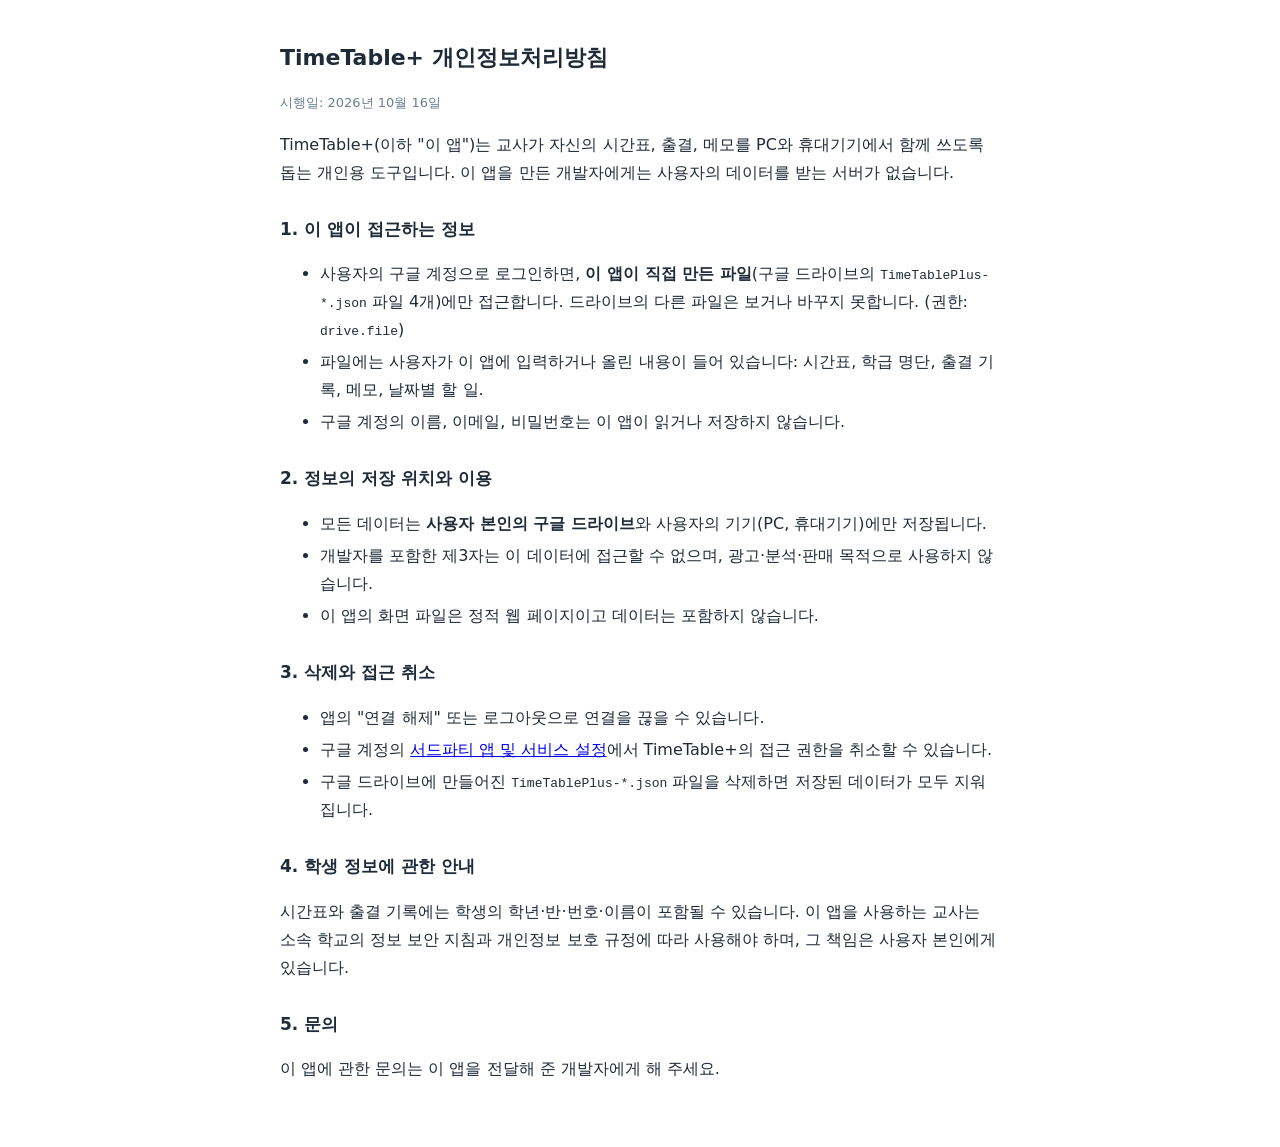
<file: privacy.html>
<!doctype html>
<html lang="ko">
<head>
<meta charset="utf-8">
<meta name="viewport" content="width=device-width, initial-scale=1">
<title>TimeTable+ 개인정보처리방침</title>
<style>
  body { font-family: 'Malgun Gothic', 'Apple SD Gothic Neo', system-ui, sans-serif; max-width: 720px; margin: 0 auto; padding: 24px 20px 48px; line-height: 1.75; color: #1f2b38; }
  h1 { font-size: 22px; } h2 { font-size: 17px; margin-top: 28px; }
  li { margin: 4px 0; } .date { color: #6b7f93; font-size: 13px; }
</style>
</head>
<body>
<h1>TimeTable+ 개인정보처리방침</h1>
<p class="date">시행일: 2026년 10월 16일</p>

<p>TimeTable+(이하 "이 앱")는 교사가 자신의 시간표, 출결, 메모를 PC와 휴대기기에서 함께 쓰도록 돕는 개인용 도구입니다. 이 앱을 만든 개발자에게는 사용자의 데이터를 받는 서버가 없습니다.</p>

<h2>1. 이 앱이 접근하는 정보</h2>
<ul>
  <li>사용자의 구글 계정으로 로그인하면, <b>이 앱이 직접 만든 파일</b>(구글 드라이브의 <code>TimeTablePlus-*.json</code> 파일 4개)에만 접근합니다. 드라이브의 다른 파일은 보거나 바꾸지 못합니다. (권한: <code>drive.file</code>)</li>
  <li>파일에는 사용자가 이 앱에 입력하거나 올린 내용이 들어 있습니다: 시간표, 학급 명단, 출결 기록, 메모, 날짜별 할 일.</li>
  <li>구글 계정의 이름, 이메일, 비밀번호는 이 앱이 읽거나 저장하지 않습니다.</li>
</ul>

<h2>2. 정보의 저장 위치와 이용</h2>
<ul>
  <li>모든 데이터는 <b>사용자 본인의 구글 드라이브</b>와 사용자의 기기(PC, 휴대기기)에만 저장됩니다.</li>
  <li>개발자를 포함한 제3자는 이 데이터에 접근할 수 없으며, 광고·분석·판매 목적으로 사용하지 않습니다.</li>
  <li>이 앱의 화면 파일은 정적 웹 페이지이고 데이터는 포함하지 않습니다.</li>
</ul>

<h2>3. 삭제와 접근 취소</h2>
<ul>
  <li>앱의 "연결 해제" 또는 로그아웃으로 연결을 끊을 수 있습니다.</li>
  <li>구글 계정의 <a href="https://myaccount.google.com/permissions">서드파티 앱 및 서비스 설정</a>에서 TimeTable+의 접근 권한을 취소할 수 있습니다.</li>
  <li>구글 드라이브에 만들어진 <code>TimeTablePlus-*.json</code> 파일을 삭제하면 저장된 데이터가 모두 지워집니다.</li>
</ul>

<h2>4. 학생 정보에 관한 안내</h2>
<p>시간표와 출결 기록에는 학생의 학년·반·번호·이름이 포함될 수 있습니다. 이 앱을 사용하는 교사는 소속 학교의 정보 보안 지침과 개인정보 보호 규정에 따라 사용해야 하며, 그 책임은 사용자 본인에게 있습니다.</p>

<h2>5. 문의</h2>
<p>이 앱에 관한 문의는 이 앱을 전달해 준 개발자에게 해 주세요.</p>
</body>
</html>
</file>
<file: style.css>
/*
 * style.css — 벤토 그리드 레이아웃. 라이트 테마 하나만 쓰고, 그 안에서 색상 variation(하늘/민트/
 * 피치/라벤더) 4가지를 CSS 변수(토큰)로 정의한다 — 다크 모드는 사용자 요청으로 제거했다.
 * [data-theme="light"][data-variant]는 #board가 아니라 <html>에 붙는다(app.js) — #board만
 * 물려있으면 "화면 배율(줌)"로 #board를 scale()해서 화면보다 작게 만들 때, 그 바깥 여백은
 * #board 밖(=html/body)이라 테마색을 못 물려받아 다른 색(흰 배경)으로 보였음("배율 줄이면
 * 바탕화면 색이 달라진다"는 버그) — html에 붙여서 html/body도 같은 배경을 칠할 수 있게 함.
 */
@import url('https://fonts.googleapis.com/css2?family=Gothic+A1:wght@400;500;700;800;900&display=swap');

* { box-sizing: border-box; }
html, body {
  margin: 0;
  width: 100%;
  height: 100%;
  overflow: hidden;
  font-family: 'Gothic A1', 'Malgun Gothic', system-ui, sans-serif;
  background: var(--bg);
}

/* 치명적 버그 수정: #board가 화면 전체(100vw/100vh)를 덮고 있어서, Lively가 이 창을
   "상호작용 가능(마우스 입력 받음)"으로 띄우면 카드가 하나도 없는 빈 배경(=바탕화면 아이콘이
   있는 왼쪽 구역 포함) 위의 클릭까지 이 페이지가 다 받아가 버렸다 — 그 결과 원래 바탕화면의
   폴더·아이콘을 더블클릭해도 반응이 없고 대시보드로 클릭이 먹혀버리는 문제가 생겼다.
   #board 자체는 pointer-events:none으로 클릭을 그냥 통과시키고, 실제로 클릭을 받아야 하는
   요소(설정 버튼, 카드가 있는 .bento 영역, 클릭으로 뜨는 팝업들)에만 다시 pointer-events:auto
   를 걸어 그 부분만 클릭을 가로채게 좁혔다. */
#board {
  position: relative;
  width: 100vw;
  height: 100vh;
  pointer-events: none;
}
.settings-corner,
.bento,
.day-task-overlay,
.entity-select-panel {
  pointer-events: auto;
}
/* 버그 수정: .entity-select-panel(교사/학급/학생 선택 목록)은 열릴 때 app.js가 #board로
   바로 옮겨버려서(.bento의 자식이 아니게 됨) 위 규칙에 .entity-select-panel을 안 넣으면
   #board의 pointer-events:none을 그대로 물려받아 패널 전체(항목 선택·스크롤 버튼 전부)가
   클릭을 하나도 못 받는 상태가 됐다 — 개발 중 el.click()으로 스크립트 테스트를 하면 이
   문제를 못 잡는다(스크립트 click()은 pointer-events를 무시하고 강제로 이벤트를 발생시키므로
   실제 마우스 클릭과 다르게 "된 것처럼" 보임 — 이번에 실제 Lively에서 스크롤 버튼이 계속 안
   된다는 재현으로 뒤늦게 발견). */

/* 화면 왼쪽은 바탕화면 아이콘 구역이라(윈도우는 아이콘을 항상 배경화면보다 위에 그림) 위젯 전체를
   화면 오른쪽 넓은 공간으로 밀어둔다. vw 기준이라 해상도가 달라져도 비율은 유지된다. */
:root {
  /* 바탕화면 아이콘이 화면 왼쪽을 차지하는 폭보다 약간만 더 여유를 두고("아이콘 닿기
     직전까지") 최대한 왼쪽으로 당기려 했으나(42vw→16vw), 실제 스크린샷에서 아이콘/폴더가
     16vw보다 훨씬 더 넓게(2열보다 많은 폴더 열까지) 퍼져 있어서 시간표 카드와 겹쳐버렸다 —
     27vw로 다시 늘려 그 폴더 열까지 확실히 피하게 함. */
  --content-left: 27vw;
  --content-right: 56px;
  /* 토/일 의미색 — 테마 색상 variation과 무관하게 항상 고정(파랑/빨강). 이전 달 회색조 칸과
     헷갈린다는 피드백으로 채도를 올려 더 또렷한 파랑/빨강이 되게 함. */
  --sat-color: #2f6fd0;
  --sat-bg: rgba(47,111,208,0.16);
  --sun-color: #d6483f;
  --sun-bg: rgba(214,72,63,0.14);
}

/* ── 라이트 테마 기본 토큰(variation 공통) — "하늘" variation을 기본값으로 씀 ── */
html[data-theme="light"] {
  --bg: radial-gradient(circle at 85% 10%, rgba(90,151,216,0.14), transparent 45%),
        radial-gradient(circle at 10% 92%, rgba(122,150,120,0.12), transparent 45%),
        linear-gradient(160deg, #f3f7fb 0%, #eaf1f7 100%);
  --card-bg: #ffffff;
  --card-border: transparent;
  --card-shadow: 0 14px 32px rgba(60,100,150,0.08);
  --text: #1f2b38;
  --text-sub: #8697a8;
  --text-faint: #93a3b3;
  --text-veryfaint: #b9c6d2;
  --accent: #3d7fd6;
  --accent-2: #6f9470;
  --accent-soft: rgba(61,127,214,0.1);
  --row-bg: #f4f8fb;
  --row-current-bg: rgba(61,127,214,0.16);
  --toggle-bg: #ffffff;
  --toggle-border: rgba(60,100,150,0.12);
  --toggle-shadow: 0 10px 24px rgba(60,100,150,0.1);
  --toggle-icon: #93a3b3;
  --toggle-icon-active: #3d7fd6;
  --toggle-active-bg: rgba(61,127,214,0.14);
  --panel-bg: #ffffff;
  --panel-border: rgba(60,100,150,0.14);
  --panel-hover: #f4f8fb;
  /* 알록달록 카드 배경 — 참고 이미지처럼 카드마다 다른 색을 입힌다 */
  --tint-clock: #e8eef9;
  --tint-weather: #e1f1fb;
  --tint-todo: #e2f5ea;
  --tint-meal: #fdece0;
}

/* ── 색상 variation — 밝은 톤 안에서 강조색/은은한 배경만 바꾼다(구조·명도는 공통) ── */
html[data-theme="light"][data-variant="mint"] {
  --bg: radial-gradient(circle at 85% 10%, rgba(90,190,160,0.16), transparent 45%),
        radial-gradient(circle at 10% 92%, rgba(122,150,120,0.12), transparent 45%),
        linear-gradient(160deg, #f2f9f5 0%, #e9f4ee 100%);
  --accent: #2f9d78;
  --accent-2: #6fa4d6;
  --accent-soft: rgba(47,157,120,0.1);
  --row-current-bg: rgba(47,157,120,0.16);
  --toggle-icon-active: #2f9d78;
  --toggle-active-bg: rgba(47,157,120,0.14);
  --tint-clock: #e6f6ee;
  --tint-weather: #e1f4fb;
  --tint-todo: #dff3e6;
  --tint-meal: #fdf0dd;
}
html[data-theme="light"][data-variant="peach"] {
  --bg: radial-gradient(circle at 85% 10%, rgba(230,150,100,0.16), transparent 45%),
        radial-gradient(circle at 10% 92%, rgba(216,151,90,0.12), transparent 45%),
        linear-gradient(160deg, #fbf4ee 0%, #f7ede2 100%);
  --accent: #d9722f;
  --accent-2: #6f9470;
  --accent-soft: rgba(217,114,47,0.1);
  --row-current-bg: rgba(217,114,47,0.16);
  --toggle-icon-active: #d9722f;
  --toggle-active-bg: rgba(217,114,47,0.14);
  --tint-clock: #fbeade;
  --tint-weather: #e1f1fb;
  --tint-todo: #e6f5e2;
  --tint-meal: #fde3d0;
}
html[data-theme="light"][data-variant="lavender"] {
  --bg: radial-gradient(circle at 85% 10%, rgba(150,120,220,0.16), transparent 45%),
        radial-gradient(circle at 10% 92%, rgba(122,150,120,0.1), transparent 45%),
        linear-gradient(160deg, #f6f3fb 0%, #efeaf8 100%);
  --accent: #8b5fd6;
  --accent-2: #5fb0a8;
  --accent-soft: rgba(139,95,214,0.1);
  --row-current-bg: rgba(139,95,214,0.16);
  --toggle-icon-active: #8b5fd6;
  --toggle-active-bg: rgba(139,95,214,0.14);
  --tint-clock: #ede7fa;
  --tint-weather: #e1eefb;
  --tint-todo: #e3f4ea;
  --tint-meal: #fdece0;
}
html[data-theme="light"][data-variant="rose"] {
  --bg: radial-gradient(circle at 85% 10%, rgba(214,80,126,0.14), transparent 45%),
        radial-gradient(circle at 10% 92%, rgba(216,151,150,0.12), transparent 45%),
        linear-gradient(160deg, #fbf1f4 0%, #f8e9ee 100%);
  --accent: #c94a72;
  --accent-2: #6f9470;
  --accent-soft: rgba(201,74,114,0.1);
  --row-current-bg: rgba(201,74,114,0.16);
  --toggle-icon-active: #c94a72;
  --toggle-active-bg: rgba(201,74,114,0.14);
  --tint-clock: #fbe6ee;
  --tint-weather: #e1eefb;
  --tint-todo: #e3f4ea;
  --tint-meal: #fdece0;
}
html[data-theme="light"][data-variant="lemon"] {
  --bg: radial-gradient(circle at 85% 10%, rgba(201,162,34,0.16), transparent 45%),
        radial-gradient(circle at 10% 92%, rgba(122,150,120,0.1), transparent 45%),
        linear-gradient(160deg, #fbf8ec 0%, #f7f1de 100%);
  --accent: #b3901c;
  --accent-2: #6f9470;
  --accent-soft: rgba(179,144,28,0.12);
  --row-current-bg: rgba(179,144,28,0.18);
  --toggle-icon-active: #b3901c;
  --toggle-active-bg: rgba(179,144,28,0.14);
  --tint-clock: #f7eece;
  --tint-weather: #e1f1fb;
  --tint-todo: #e6f5e2;
  --tint-meal: #fde3d0;
}
html[data-theme="light"][data-variant="teal"] {
  --bg: radial-gradient(circle at 85% 10%, rgba(31,157,146,0.16), transparent 45%),
        radial-gradient(circle at 10% 92%, rgba(122,150,120,0.1), transparent 45%),
        linear-gradient(160deg, #eefaf8 0%, #e5f4f1 100%);
  --accent: #1f8e84;
  --accent-2: #6f9470;
  --accent-soft: rgba(31,142,132,0.1);
  --row-current-bg: rgba(31,142,132,0.16);
  --toggle-icon-active: #1f8e84;
  --toggle-active-bg: rgba(31,142,132,0.14);
  --tint-clock: #dff3f0;
  --tint-weather: #e1f1fb;
  --tint-todo: #dff3e6;
  --tint-meal: #fdf0dd;
}
html[data-theme="light"][data-variant="slate"] {
  --bg: radial-gradient(circle at 85% 10%, rgba(85,103,125,0.14), transparent 45%),
        radial-gradient(circle at 10% 92%, rgba(122,150,120,0.08), transparent 45%),
        linear-gradient(160deg, #f4f6f8 0%, #edf0f3 100%);
  --accent: #4c5c70;
  --accent-2: #6f9470;
  --accent-soft: rgba(76,92,112,0.1);
  --row-current-bg: rgba(76,92,112,0.14);
  --toggle-icon-active: #4c5c70;
  --toggle-active-bg: rgba(76,92,112,0.12);
  --tint-clock: #e7ebef;
  --tint-weather: #e1eefb;
  --tint-todo: #e3f4ea;
  --tint-meal: #fdece0;
}

/* #board 자체는 배경을 안 칠한다(투명) — html/body가 이미 같은 그라디언트(--bg)를 칠하고
   있어서(Phase 26) #board에도 똑같이 칠하면 "같은 그라디언트가 서로 다른 배율로 두 번" 그려지는
   셈이 된다: html 쪽은 항상 원래 크기 그대로, #board 쪽은 배율(줌) 설정만큼 압축돼서 그려지니까
   색 자체는 같은 공식이어도 그라디언트가 퍼지는 속도가 달라져 두 영역이 만나는 경계에서 색
   차이가 도드라져 보였다("80% 배율로 줄이니 아이콘 근처에서 배경색이 살짝 다르다"는 버그의
   진짜 원인). #board를 투명하게 두면 어떤 배율·위치에서도 html의 그라디언트 한 겹만 항상
   원래 크기로 보이므로 이음새 자체가 생기지 않는다. */
#board {
  color: var(--text);
}

/* ── 설정 버튼(테마 색상 variation + 화면 해상도) ── 원래 라이트/다크/자동 토글이 있던 자리에,
   요청대로 다크 모드를 없애고 대신 "설정" 버튼 하나로 색상 variation과 해상도를 고르게 했다. */
/* position:fixed + #board 밖(HTML상 형제)이라 #board에 어떤 배율/이동 transform이 걸려도
   항상 화면의 같은 자리에 고정된다 — "배율/위치를 화면 밖으로 옮기면 설정 버튼을 다시
   못 누른다"는 치명적 버그 수정. */
.settings-corner {
  position: fixed;
  top: 14px; right: 40px;
  z-index: 999;
}
.icon-btn {
  width: 38px; height: 38px;
  display: flex; align-items: center; justify-content: center;
  border-radius: 999px; border: 1px solid var(--toggle-border); cursor: pointer;
  background: var(--toggle-bg);
  box-shadow: var(--toggle-shadow, none);
}
.icon-btn svg { stroke: var(--toggle-icon); color: var(--toggle-icon); }
.icon-btn:hover svg { stroke: var(--toggle-icon-active); color: var(--toggle-icon-active); }
.settings-panel {
  position: absolute;
  top: 46px; right: 0;
  width: 240px;
  max-height: 80vh;
  overflow-y: auto;
  background: var(--panel-bg);
  border: 1px solid var(--panel-border);
  border-radius: 16px;
  box-shadow: 0 16px 40px rgba(0,0,0,0.18);
  padding: 16px;
  display: flex;
  flex-direction: column;
  gap: 14px;
}
/* 버그(계속 재현되던 "드롭다운/설정 패널이 안 닫힌다"의 진짜 원인): 위에서 .settings-panel과
   .entity-select-panel에 display:flex를 준 규칙이, HTML hidden 속성이 켜는 UA 기본 규칙
   [hidden]{display:none}보다 우선순위가 높은 게 아니라 "출처(origin)"가 author라서 무조건
   이긴다 — 그래서 JS가 panel.hidden = true를 해도 화면엔 계속 flex로 남아있었다(마우스 휠·
   자동 닫힘이 "안 된다"던 것도 사실 패널이 안 닫혀서 이전 패널이 계속 클릭을 가로챈 것).
   author 규칙끼리는 명시도가 높은 쪽이 이기므로, [hidden]을 붙인 더 구체적인 규칙으로 덮어써야
   실제로 사라진다. */
.entity-select-panel[hidden],
.settings-panel[hidden] { display: none; }

.settings-group { display: flex; flex-direction: column; gap: 8px; }
.settings-label { font-size: 12px; font-weight: 700; color: var(--text-sub); }
.settings-label-row { display: flex; align-items: center; justify-content: space-between; }
.settings-label-row .settings-label { margin: 0; }
.settings-reset-btn {
  font-family: inherit; font-size: 11px; font-weight: 600; color: var(--text-sub);
  background: var(--row-bg); border: none; border-radius: 999px; padding: 3px 10px; cursor: pointer;
}
.settings-reset-btn:hover { background: var(--accent-soft); color: var(--accent); }
.settings-sublabel { font-size: 11px; font-weight: 600; color: var(--text-veryfaint); margin-top: 2px; }
.settings-sublabel span { color: var(--accent); font-weight: 800; }
.theme-swatches { display: flex; flex-wrap: wrap; gap: 8px; }
.swatch {
  width: 28px; height: 28px; border-radius: 999px; cursor: pointer;
  border: 2px solid transparent;
  padding: 0;
}
.swatch[data-variant="sky"] { background: linear-gradient(135deg, #3d7fd6, #a9d0f5); }
.swatch[data-variant="mint"] { background: linear-gradient(135deg, #2f9d78, #a7e6cb); }
.swatch[data-variant="peach"] { background: linear-gradient(135deg, #d9722f, #f6c79a); }
.swatch[data-variant="lavender"] { background: linear-gradient(135deg, #8b5fd6, #cbb6f0); }
.swatch[data-variant="rose"] { background: linear-gradient(135deg, #d6507e, #f5b8cd); }
.swatch[data-variant="lemon"] { background: linear-gradient(135deg, #c9a222, #f0dd8c); }
.swatch[data-variant="teal"] { background: linear-gradient(135deg, #1f9d92, #92e0d6); }
.swatch[data-variant="slate"] { background: linear-gradient(135deg, #55677d, #b7c2cf); }
.swatch.active { border-color: var(--text); }
.res-options, .mode-options { display: flex; flex-direction: column; gap: 4px; }
.res-option, .mode-option {
  font-family: inherit; font-size: 12px; font-weight: 600; text-align: left; color: var(--text-sub);
  background: var(--row-bg); border: 1px solid transparent;
  border-radius: 8px; padding: 7px 9px; outline: none; cursor: pointer;
}
.res-option:hover, .mode-option:hover { background: var(--accent-soft); color: var(--accent); }
.res-option.active, .mode-option.active { background: var(--accent-soft); color: var(--accent); border-color: var(--accent); font-weight: 700; }

.settings-label span { color: var(--accent); font-weight: 800; }
.zoom-slider {
  width: 100%; height: 4px; border-radius: 999px;
  appearance: none; -webkit-appearance: none;
  background: var(--row-bg); outline: none; cursor: pointer;
}
.zoom-slider::-webkit-slider-thumb {
  appearance: none; -webkit-appearance: none;
  width: 16px; height: 16px; border-radius: 999px;
  background: var(--accent); cursor: pointer;
  border: 2px solid var(--panel-bg); box-shadow: 0 1px 4px rgba(0,0,0,0.25);
}
.zoom-slider::-moz-range-thumb {
  width: 16px; height: 16px; border-radius: 999px; border: 2px solid var(--panel-bg);
  background: var(--accent); cursor: pointer;
}
.settings-hint { font-size: 11px; color: var(--text-veryfaint); line-height: 1.5; margin-top: 6px; }
/* 카드 표시 on/off 토글 — 켜진 카드는 강조색, 꺼진 카드는 흐리게(취소선)로 상태가 한눈에 보이게. */
.card-toggles { display: flex; flex-wrap: wrap; gap: 6px; }
.card-toggle {
  font-family: inherit; font-size: 12px; font-weight: 700; cursor: pointer;
  color: var(--text-veryfaint); background: var(--row-bg);
  border: 1px solid transparent; border-radius: 999px; padding: 6px 12px;
  text-decoration: line-through;
}
.card-toggle:hover { background: var(--accent-soft); color: var(--accent); }
.card-toggle.active {
  color: var(--accent); background: var(--accent-soft); border-color: var(--accent);
  text-decoration: none;
}
.settings-backup-row { display: flex; gap: 6px; }
.settings-backup-btn {
  flex: 1; font-family: inherit; font-size: 12px; font-weight: 700; color: var(--text-sub);
  background: var(--row-bg); border: none; border-radius: 8px; padding: 8px 6px; cursor: pointer;
}
.settings-backup-btn:hover { background: var(--accent-soft); color: var(--accent); }

/* ── 벤토 그리드(2차 개편) ── 학사일정을 시계·날씨 줄로 합치고, 급식도 같은 줄로 올리고,
   할 일 카드는 없앴다(캘린더 날짜 팝업의 "할 일" 탭으로 대체) — 그러면서 사이드바(4번째 칸)
   자체가 필요 없어져서 통째로 없앴다. 그 결과 남은 건 딱 2줄:
   1행(짧게): 시계 · 날씨 · 학사일정 · 급식, 4장이 나란히.
   2행(크게, 남는 세로 공간 전부): 주간시간표(왼쪽 절반) · 캘린더(오른쪽 절반)가 좌우로
   나란히 — 위아래로 쌓지 않고 카드 전체 높이를 다 쓰게 해서 시간표 7~8교시·캘린더 6주짜리
   달이 세로로 넉넉하게 들어간다("좌우로 나란히"가 나은 것 같다는 피드백으로 확정).
   하단은 작업표시줄에 안 가려지게 여유(bottom)를 넉넉히 뒀다 — 작업표시줄은 OS가 배경화면
   위에 항상 별도로 그리는 레이어라 CSS로 "위로 올릴" 수는 없고, 그 자리에 애초에 중요한
   내용을 안 두는 게 유일한 방법. */
/* 3차 개편(레이아웃 재구성) — 왼쪽 칸(45%)에 시계+날씨 / 학사일정+급식 / 주간시간표를
   세로 3단으로 쌓고, 오른쪽 칸(55%)은 캘린더가 세로 전체를 다 쓴다. 전엔 시간표·캘린더가
   같은 줄(아래 절반)에서만 좌우로 나란했는데, 캘린더를 더 크게 보고 싶다는 요청으로 캘린더가
   윗줄 자리까지 포함해 화면 전체 높이를 쓰도록 바꿨다(시안 layout-draft.html로 먼저 확인). */
.bento {
  position: absolute;
  top: 60px; left: var(--content-left); right: var(--content-right); bottom: 72px;
  display: grid;
  grid-template-columns: 45fr 55fr;
  grid-template-rows: 1fr;
  grid-template-areas: "left cal";
  gap: 16px;
}
.bento .card { min-height: 0; }
.left-col {
  grid-area: left;
  display: grid;
  grid-template-rows: 158px 158px 1fr;
  gap: 16px;
  min-width: 0; min-height: 0;
}
#calendarCard { grid-area: cal; }

/* 왼쪽 칸 안의 각 줄(시계·날씨 / 학사일정·급식) 전용 내부 그리드 — 예전 top-strip(4칸
   한 줄)과 같은 비율(1:1.2)을 그대로 두 줄에 나눠 썼다. */
.left-row {
  display: grid;
  grid-template-columns: 1fr 1.2fr;
  gap: 16px;
  min-height: 0;
}
.left-row .card { min-height: 0; }

/* 설정의 "표시할 카드"에서 끈 카드 — display:none이 아니라 visibility:hidden이라 그리드에서
   자리는 그대로 차지한 채 카드(배경·테두리·그림자 포함)만 안 보이게 된다. 그래서 다른 카드의
   크기·위치가 전혀 안 바뀌고, 그 자리는 그냥 빈 배경이 된다. */
.card-off { visibility: hidden !important; }

/* 카드 사이 경계(빈틈)를 끌어서 크기 조절 — 평소엔 투명, 마우스를 올리면 강조색 선이 나타난다. */
.resize-handle {
  position: absolute; z-index: 5; touch-action: none;
  display: flex; align-items: center; justify-content: center;
}
.resize-handle--x { cursor: col-resize; }
.resize-handle--y { cursor: row-resize; }
.resize-handle::after {
  content: ''; border-radius: 999px; background: var(--accent);
  opacity: 0; transition: opacity 0.12s;
}
.resize-handle--x::after { width: 4px; height: 44px; max-height: 80%; }
.resize-handle--y::after { height: 4px; width: 44px; max-width: 80%; }
.resize-handle:hover::after { opacity: 0.45; }
.resize-handle.dragging::after { opacity: 0.9; }
body.resizing { user-select: none; -webkit-user-select: none; }

/* 알록달록 카드 배경 — 시간표·캘린더는 정보 밀도가 높아서 흰/투명 배경을 유지하고(칸마다
   이미 자체 색이 들어감), 나머지 카드에 색을 입혀 벤토 느낌을 냈다. */
#clockCard { background: var(--tint-clock); border-color: transparent; }
#weatherCard { background: var(--tint-weather); border-color: transparent; }
#eventsCard { background: var(--tint-todo); border-color: transparent; }
#mealCard { background: var(--tint-meal); border-color: transparent; }

.card {
  border-radius: 20px;
  background: var(--card-bg);
  border: 1px solid var(--card-border);
  box-shadow: var(--card-shadow, none);
  padding: 16px 20px;
  display: flex;
  flex-direction: column;
  overflow: hidden;
}
.card-head {
  display: flex;
  align-items: center;
  gap: 8px;
  margin-bottom: 10px;
  flex-shrink: 0;
}
.card-head svg { stroke: var(--text); flex-shrink: 0; }
.card-title { font-size: 18px; font-weight: 800; color: var(--text); }
.card-meta { margin-left: auto; font-size: 13px; font-weight: 500; color: var(--text-sub); }

/* 아이콘을 은은한 배지(원형 칩) 안에 넣어서 좀 더 "제품/구독 서비스" 느낌이 나게 —
   카드 배경이 색이 있든 없든 다 자연스럽게 얹히도록 반투명(검정/흰 저채도) 배경을 쓴다. */
.card-icon {
  width: 28px; height: 28px; border-radius: 9px;
  display: flex; align-items: center; justify-content: center;
  flex-shrink: 0;
  background: rgba(0,0,0,0.06);
}
.card-icon svg { stroke: var(--accent); }

/* 작은 카드(시계) 공용 — 패딩만 좁고, 제목·아이콘 크기는 다른 윗줄 카드와 통일 */
.card--sm { padding: 12px 14px; }
/* 시계 카드는 헤더를 살짝 눌러서 그만큼 시계 영역에 세로 공간을 더 준다 */
#clockCard .card-head { margin-bottom: 6px; }
#clockCard .card-icon { width: 24px; height: 24px; border-radius: 8px; }
#clockCard .card-icon svg { width: 13px; height: 13px; }

/* 시계 — 아날로그(그대로 유지, "그거 그대로 놔두라"는 피드백)와 참고 이미지 스타일 디지털
   (오전/오후 + 초까지, 작은 회색 날짜)을 나란히 둔다. */
.clock-body { display: flex; align-items: center; justify-content: flex-start; flex: 1; min-height: 0; gap: 14px; }
.clock-analog { width: 82px; height: 82px; flex-shrink: 0; filter: drop-shadow(0 3px 6px rgba(20,30,50,0.14)); }
/* flex:1 + min-width:0 이라야 칸이 좁아질 때 이 블록도 같이 눌려서, 안에 있는 시간 글자가
   실제로 줄어들 수 있는 폭을 갖는다(고정폭이면 글자만 넘쳐서 카드 밖으로 잘림) — 폰트
   자체를 줄이는 건 app.js의 fitClockFont()가 실측해서 처리. */
.clock-digital { flex: 1; min-width: 0; }
.clock-analog-face { fill: var(--card-bg); stroke: var(--card-border); stroke-width: 1.5; }
.clock-analog-face-ring { fill: none; stroke: var(--row-bg); stroke-width: 1.5; }
.clock-analog-ticks-major line { stroke: var(--accent); stroke-width: 2.8; stroke-linecap: round; }
.clock-analog-ticks-minor line { stroke: var(--text-veryfaint); stroke-width: 1.3; stroke-linecap: round; }
.clock-hand { stroke-linecap: round; transform-origin: 50px 50px; }
.clock-hand--hour { stroke: var(--text); stroke-width: 4.2; }
.clock-hand--min { stroke: var(--text); stroke-width: 2.6; }
.clock-hand--sec { stroke: var(--accent); stroke-width: 1.3; }
.clock-analog-pin-outer { fill: var(--card-bg); stroke: var(--accent); stroke-width: 1.6; }
.clock-analog-pin { fill: var(--accent); }

/* 오전/오후를 시간 옆이 아니라 위에 별도 줄로 뺐다 — 가로 폭을 아껴서 칸이 좁아져도 시간
   숫자가 잘리는 걸 줄이기 위함("차라리 오전/오후를 위로 올리자"는 요청). 그래도 폭이 아주
   좁아지면 여전히 잘릴 수 있어서, app.js가 실제 렌더된 폭을 재서 폰트 크기를 맞춰 줄이는
   fitClockFont()를 같이 둠 — overflow:hidden+ellipsis는 그 사이 눈에 띄는 안전장치. */
.clock-ampm { font-size: 12px; font-weight: 700; color: var(--text-sub); }
.clock-time-sm {
  font-size: 32px; font-weight: 800; color: var(--text); letter-spacing: -0.5px;
  font-variant-numeric: tabular-nums; line-height: 1.15;
  white-space: nowrap; overflow: hidden; text-overflow: ellipsis; max-width: 100%;
}
/* 칸에 여유가 있으면 "2026년 8월 22일 토요일"이 한 줄로, 좁으면 자동으로 다음 줄로 넘어가게
   — app.js가 더 이상 \n을 강제로 넣지 않고 띄어쓰기로만 이어붙이므로, 여기서도 강제 줄바꿈
   (pre-line) 대신 브라우저 기본 줄바꿈(normal)에 맡긴다. 그래도 극단적으로 좁으면 2줄 다음은
   말줄임(line-clamp)으로 안전하게 자른다. */
.clock-date-sm {
  font-size: 12px; font-weight: 600; color: var(--text-sub); margin-top: 5px;
  white-space: normal; line-height: 1.3; max-width: 100%; overflow: hidden;
  display: -webkit-box; -webkit-box-orient: vertical; -webkit-line-clamp: 2;
}

/* 날씨 — 오늘(현재) 요약 + 주간예보 한 줄. 카드가 넓어져서(2칸) 옆으로 나란히 배치한다.
   좁은 화면(노트북 등)에서 "32°C"·요일 타일 숫자가 카드 밖으로 잘리는 문제 — 시계처럼
   flex-shrink:0을 없애 실제로 눌릴 수 있게 하고, app.js의 fitWeatherFont()가 렌더된 폭을
   재서 폰트를 비율대로 줄인다(고정폭 대신 "실측 후 축소" 패턴, fitClockFont()와 같은 방식). */
.weather-now { display: flex; align-items: baseline; gap: 10px; min-width: 0; margin-bottom: 8px; }
.weather-now-temp { font-size: 34px; font-weight: 800; color: var(--text); line-height: 1.1; white-space: nowrap; }
.weather-now-sub { font-size: 14px; font-weight: 700; color: var(--text); white-space: nowrap; overflow: hidden; text-overflow: ellipsis; min-width: 0; }
.weather-week { display: flex; gap: 6px; flex: 1; min-height: 0; }
/* 요일당 2줄(요일 / 아이콘+최고·최저)로 압축 — 세로 공간이 좁아서 4줄로 쌓으면 칸 밖으로
   글자가 삐져나왔음(아래 min-height 참고 주석과 같은 이유). */
.weather-day {
  flex: 1;
  min-height: 0;
  display: flex; flex-direction: column; align-items: center; justify-content: center;
  gap: 3px;
  border-radius: 10px;
  background: var(--row-bg);
  padding: 6px 2px;
  overflow: hidden;
}
.weather-day--today { background: var(--row-current-bg); }
.weather-day-label { font-size: 11px; font-weight: 800; color: var(--text-sub); white-space: nowrap; }
.weather-day--today .weather-day-label { color: var(--accent); }
.weather-day-main { display: flex; align-items: baseline; gap: 2px; }
.weather-day-icon { font-size: 13px; flex-shrink: 0; }
.weather-day-temp { font-size: 12px; font-weight: 700; color: var(--text); }
.weather-day-temp-lo { font-size: 10px; font-weight: 600; color: var(--text-veryfaint); }

/* 시간표 헤더의 (교사/학급/학생 공용) 선택 드롭다운 — 네이티브 <select>였는데 Lively Wallpaper
   렌더링 컨텍스트에서 팝업이 깨져서(글씨 안 보임, 선택도 반영 안 됨) 직접 만든 버튼+패널로
   바꿨다. 탭(교사/학급/학생)에 따라 이 패널 안 목록만 바뀐다. */
.entity-select { position: relative; margin-left: auto; }
.entity-select-btn {
  display: flex; align-items: center; gap: 8px;
  max-width: 160px;
  font-family: inherit;
  font-size: 13px;
  font-weight: 600;
  color: var(--text);
  background: var(--row-bg);
  border: 1px solid var(--card-border);
  border-radius: 10px;
  padding: 7px 10px;
  cursor: pointer;
}
.entity-select-btn span { overflow: hidden; text-overflow: ellipsis; white-space: nowrap; }
.entity-select-btn svg { stroke: var(--text-sub); flex-shrink: 0; }
/* position/top/left/right는 app.js가 열 때마다 버튼 위치 기준으로 직접 계산해서 넣는다
   (document.body로 옮겨 카드의 overflow:hidden을 완전히 벗어나기 위해) — 여기 값은 JS가
   아직 안 붙었을 때를 위한 기본값일 뿐. */
.entity-select-panel {
  position: fixed;
  width: 240px;
  max-height: 360px;
  display: flex;
  flex-direction: column;
  background: var(--panel-bg);
  border: 1px solid var(--panel-border);
  border-radius: 14px;
  box-shadow: 0 16px 40px rgba(0,0,0,0.28);
  padding: 6px;
  z-index: 40;
}
.entity-search {
  font-family: inherit; font-size: 13px; color: var(--text);
  background: var(--row-bg); border: 1px solid var(--card-border);
  border-radius: 8px; padding: 7px 10px; margin-bottom: 6px; outline: none; flex-shrink: 0;
}
.entity-search::placeholder { color: var(--text-veryfaint); }
/* 버그 수정: flex:1이 없으면 이 목록 칸이 내용물 높이만큼(전체 인원 다 나열한 높이로) 그냥
   늘어나 버려서, 부모(.entity-select-panel)의 max-height를 그냥 넘어가 버렸다 — 그러면
   이 칸 자체는 "다 보여줄 수 있는 상태"라 scrollHeight===clientHeight가 되어 휠도, 위/아래
   버튼의 scrollTop 조작도 전혀 먹히지 않았다("사람을 바꾸려는데 스크롤도 버튼도 안 된다"는
   증상의 원인). flex:1로 남은 공간만큼만 실제로 차지하게 해야 그 안에서 진짜로 넘치는
   내용이 생기고, overflow-y:auto가 그제서야 스크롤 가능한 상태가 된다. */
.entity-options { flex: 1; overflow-y: auto; min-height: 0; }
/* 마우스 휠 스크롤이 Lively(WebView2) 안에서 안 먹는 경우가 있어서, 클릭만으로도 목록을
   넘겨볼 수 있게 위/아래 버튼을 같이 뒀다(클릭 상호작용은 되는 걸 확인했음). */
.entity-scroll-btns { display: flex; gap: 6px; margin-top: 6px; flex-shrink: 0; }
.entity-scroll-btns button {
  flex: 1; height: 26px; border: none; border-radius: 8px; cursor: pointer;
  background: var(--row-bg); color: var(--text-sub);
  display: flex; align-items: center; justify-content: center;
}
.entity-scroll-btns button svg { stroke: var(--text-sub); }
.entity-scroll-btns button:hover { background: var(--accent-soft); color: var(--accent); }
.entity-scroll-btns button:hover svg { stroke: var(--accent); }
.ts-option { padding: 9px 12px; border-radius: 8px; font-size: 14px; font-weight: 500; color: var(--text); cursor: pointer; }
.ts-option:hover { background: var(--panel-hover); }
.ts-option--active { background: var(--accent-soft); color: var(--accent); font-weight: 700; }
.ts-empty { padding: 12px; font-size: 13px; color: var(--text-veryfaint); text-align: center; }

/* 교사/학급/학생 탭 */
.view-tabs { display: flex; gap: 6px; margin-bottom: 8px; flex-shrink: 0; }
.vtab {
  font-family: inherit; font-size: 12px; font-weight: 700;
  padding: 5px 12px; border-radius: 8px; border: none; cursor: pointer;
  background: var(--row-bg); color: var(--text-sub);
}
.vtab.active { background: var(--accent); color: #fff; }

/* 주간 시간표 — 요일(월~금) × 교시 그리드. 내용 칸 수가 고정(5일×N교시)인데 카드 높이는
   유동적이라, 헤더 줄(요일 이름)만 auto로 두고 나머지 교시 줄은 1fr로 나눠 항상 카드 높이에
   맞춘다(달력 칸과 같은 패턴). 버그였던 부분: 예전엔 헤더 줄까지 다른 교시 줄과 똑같이
   1fr로 나눠 가져서 교시 줄들이 필요 이상으로 눌렸었다(그리고 각 칸에 min-height:0을 줘서
   글자가 통째로 안 보이는 정도까지 눌리는 경우도 있었음) — 헤더 줄만 auto로 분리해 교시
   줄이 더 넉넉하게 받도록 고치고, 칸에는 0이 아니라 "최소 이만큼은 보장"하는 floor(아래
   .wt-cell의 min-height)를 둬서 아무리 좁아져도 글자가 완전히 사라지진 않게 했다. */
.weekly-grid {
  display: grid;
  grid-template-columns: 42px repeat(5, 1fr);
  grid-template-rows: auto;
  grid-auto-rows: 1fr;
  gap: 2px;
  flex: 1;
  min-height: 0;
}
.wt-corner {}
.wt-day-head {
  display: flex; align-items: center; justify-content: center;
  font-size: 15px; font-weight: 800; color: var(--text-sub);
  padding-bottom: 6px;
}
.wt-day-head--today { color: var(--accent); }
.wt-period-label {
  display: flex; flex-direction: column; align-items: center; justify-content: center;
  gap: 2px;
  min-height: 0;
}
.wt-period-no { font-size: 14px; font-weight: 800; color: var(--text); }
.wt-period-time { font-size: 10px; font-weight: 600; color: var(--text-veryfaint); line-height: 1.2; }
/* 칸마다 뚜렷하게 구별되도록 — 항상 테두리+옅은 그림자를 준다(참고 이미지 스타일). 시간표·
   캘린더가 좌우배치+왼쪽 여백 축소로 칸이 넓어져서 폰트도 같이 키움. */
.wt-cell {
  min-height: 34px;
  border-radius: 10px;
  background: var(--card-bg);
  border: 1px solid var(--card-border);
  box-shadow: 0 1px 3px rgba(0,0,0,0.06);
  display: flex; flex-direction: column; align-items: center; justify-content: center;
  gap: 2px; padding: 4px 5px;
  overflow: hidden;
}
.wt-subject { font-size: 14px; font-weight: 800; color: var(--text); max-width: 100%; overflow: hidden; text-overflow: ellipsis; white-space: nowrap; line-height: 1.25; }
.wt-class { font-size: 11px; font-weight: 600; color: var(--text-sub); line-height: 1.2; }
.wt-cell--free {
  background: var(--row-bg);
  border: 1px dashed var(--card-border);
  box-shadow: none;
}
.wt-cell--free .wt-subject { font-size: 13px; font-weight: 700; color: var(--text-veryfaint); }
.wt-cell--today { background: var(--accent-soft); }
.wt-cell--current { background: var(--row-current-bg); border-color: var(--accent); border-width: 2px; }
.wt-cell--current .wt-subject { color: var(--accent); }
.wt-cell--elective { border-style: dashed; border-color: var(--accent-2); }
.wt-cell--creative { background: #fbe0ae; border-color: #e0a544; }
.wt-cell--creative .wt-subject { color: #8a5610; }

/* 학사일정 — 이제 시계·날씨와 같은 짧은 윗줄 카드라 목록도 컴팩트하게, 페이지 넘기기 대신
   세로 스크롤로 다 보게 했다(칸이 좁아지면 정보를 압축한다는, 이 프로젝트에서 반복된 패턴). */
.event-list { flex: 1; min-height: 0; overflow-y: auto; display: flex; flex-direction: column; gap: 5px; }
.event-empty { font-size: 12px; color: var(--text-veryfaint); padding: 4px 2px; }
.event-row { display: flex; align-items: center; gap: 8px; padding: 5px 7px; border-radius: 8px; background: var(--row-bg); }
.event-badge {
  padding: 3px 0; border-radius: 6px; box-sizing: border-box;
  width: 46px; text-align: center; font-variant-numeric: tabular-nums;   /* D-4·D-34·D-115가 같은 폭이라 오른쪽 일정 이름이 같은 자리에서 시작한다 */
  background: var(--accent-soft); color: var(--accent);
  font-size: 10px; font-weight: 800; flex-shrink: 0;
}
.event-name { font-size: 12px; font-weight: 600; color: var(--text); overflow: hidden; text-overflow: ellipsis; white-space: nowrap; }
.event-date { font-size: 10px; font-weight: 500; color: var(--text-sub); margin-top: 1px; }
.event-row--past { opacity: 0.5; }
.event-row--past .event-badge { background: var(--row-bg); color: var(--text-sub); }

.cal-attendance-btn {
  margin-left: 10px;
  font-family: inherit; font-size: 12px; font-weight: 700;
  border: none; cursor: pointer;
  background: var(--row-bg); color: var(--text-sub);
  border-radius: 8px; padding: 6px 10px;
  display: flex; align-items: center; gap: 5px;
  flex-shrink: 0;
}
.cal-attendance-btn svg { stroke: var(--text-sub); }
.cal-attendance-btn:hover { background: var(--accent-soft); color: var(--accent); }
.cal-attendance-btn:hover svg { stroke: var(--accent); }
.cal-nav { margin-left: auto; display: flex; align-items: center; gap: 4px; }
.cal-nav button {
  font-family: inherit; border: none; cursor: pointer;
  background: var(--row-bg); color: var(--text-sub);
  border-radius: 8px; display: flex; align-items: center; justify-content: center;
}
.cal-nav button svg { stroke: var(--text-sub); }
.cal-nav #calPrevBtn, .cal-nav #calNextBtn { width: 28px; height: 28px; }
.cal-nav #calTodayBtn { padding: 0 10px; height: 28px; font-size: 12px; font-weight: 700; }
.cal-nav button:hover { background: var(--accent-soft); color: var(--accent); }
.cal-nav button:hover svg { stroke: var(--accent); }

/* 캘린더(이번 달 월간력) — 날짜 칸 안에 학사일정 이름을 바로 보여준다(점 대신 텍스트).
   cal-grid를 flex:1+grid-auto-rows:1fr로 만들어 몇 주짜리 달이든 카드가 준 높이에 항상
   정확히 맞춘다(주간 시간표와 같은 패턴). */
.cal-weekdays {
  display: grid;
  grid-template-columns: repeat(7, 1fr);
  gap: 6px;
  margin-bottom: 8px;
  font-size: 13px;
  font-weight: 700;
  color: var(--text-veryfaint);
  text-align: center;
  flex-shrink: 0;
}
/* 토요일=파랑, 일요일/공휴일=빨강 — variation(테마 색상)과 무관하게 항상 같은 의미색으로
   고정해서 평일과 구분되게 했다(테마 강조색을 쓰면 variation마다 색이 바뀌어 버림). */
.cal-weekday--sat { color: var(--sat-color); }
.cal-weekday--sun { color: var(--sun-color); }
.cal-grid {
  display: grid;
  grid-template-columns: repeat(7, 1fr);
  grid-auto-rows: 1fr;
  gap: 6px;
  flex: 1;
  min-height: 0;
}
/* 칸마다 뚜렷하게 구별되도록 항상 배경+테두리를 준다(원래는 hover 때만 배경이 붙어서 칸
   구분이 거의 안 보였음). 캘린더가 커지라는 요청으로 칸 안쪽 여백·글씨도 다 키웠다. */
.cal-cell {
  position: relative;
  min-height: 40px;
  display: flex;
  flex-direction: column;
  align-items: flex-start;
  justify-content: flex-start;
  gap: 2px;
  padding: 5px 7px;
  border-radius: 10px;
  background: var(--card-bg);
  border: 1px solid var(--card-border);
  box-shadow: 0 1px 3px rgba(0,0,0,0.05);
  overflow: hidden;
  cursor: pointer;
}
.cal-cell:hover { background: var(--row-current-bg); }
.cal-cell--today:hover { background: var(--accent); }
.cal-num { font-size: 17px; font-weight: 700; color: var(--text-faint); }
.cal-event-label {
  width: 100%;
  font-size: 12px;
  font-weight: 700;
  color: var(--accent);
  overflow: hidden;
  text-overflow: ellipsis;
  display: -webkit-box;
  -webkit-box-orient: vertical;
  -webkit-line-clamp: 2;
  white-space: normal;
  word-break: break-word;
  line-height: 1.3;
}
/* 개인 할 일(캘린더 날짜 클릭으로 입력) — NEIS 학사일정 라벨과 다른 색으로 구분. 여러 줄로
   입력해도 한 줄로만 보이던 문제(줄바꿈이 white-space:nowrap에 눌려 공백으로 뭉개짐) —
   여러 줄을 그대로 살리되(white-space:normal) 칸이 무한정 커지지 않게 3줄까지만 보여주고
   그 이상은 말줄임(-webkit-line-clamp)한다. 전체 내용은 클릭하면 뜨는 팝업에서 항상 다 보임. */
.cal-task-label {
  width: 100%;
  font-size: 12px;
  font-weight: 700;
  color: var(--accent-2);
  overflow: hidden;
  text-overflow: ellipsis;
  display: -webkit-box;
  -webkit-box-orient: vertical;
  -webkit-line-clamp: 3;
  white-space: pre-line;
  word-break: break-word;
  line-height: 1.3;
}
/* 출석 메모(캘린더 날짜 클릭→출석 탭으로 입력) — "잘 보이게 빨간색으로 진하게" 요청으로
   일/공휴일과 같은 빨강 계열(--sun-color)을 쓰되 더 진한 톤으로 구분. */
.cal-attendance-label {
  width: 100%;
  font-size: 12px;
  font-weight: 800;
  color: #c9302c;
  overflow: hidden;
  text-overflow: ellipsis;
  display: -webkit-box;
  -webkit-box-orient: vertical;
  -webkit-line-clamp: 3;
  white-space: pre-line;
  word-break: break-word;
  line-height: 1.3;
}
.cal-cell--other { background: var(--row-bg); }
.cal-cell--other .cal-num { color: var(--text-veryfaint); opacity: 0.5; }
.cal-cell--other .cal-event-label,
.cal-cell--other .cal-task-label,
.cal-cell--other .cal-attendance-label { opacity: 0.4; }
/* 토요일 파랑 / 일요일·공휴일 빨강 — 칸에도 옅은 음영을 줘서 평일과 구분되게 했다.
   오늘(--today)이 겹치면 오늘 강조가 우선이라 아래에 뒀다(같은 명시도라 나중 규칙이 이김). */
.cal-cell--sat { background: var(--sat-bg); }
.cal-cell--sat .cal-num { color: var(--sat-color); }
.cal-cell--sun { background: var(--sun-bg); }
.cal-cell--sun .cal-num { color: var(--sun-color); }
.cal-cell--today { background: var(--accent); border-color: var(--accent); }
.cal-cell--today .cal-num { color: #fff; font-weight: 800; }
.cal-cell--today .cal-event-label,
.cal-cell--today .cal-task-label,
.cal-cell--today .cal-attendance-label { color: rgba(255,255,255,0.85); }

/* 날짜 클릭 시 뜨는 할 일 입력 팝오버 */
.day-task-overlay {
  position: fixed; inset: 0; z-index: 50;
  background: rgba(0,0,0,0.5);
  display: flex; align-items: center; justify-content: center;
}
.day-task-box {
  width: 420px;
  background: var(--panel-bg);
  border: 1px solid var(--panel-border);
  border-radius: 16px;
  padding: 22px;
  box-shadow: 0 24px 60px rgba(0,0,0,0.45);
}
.day-task-title { font-size: 15px; font-weight: 700; color: var(--text); margin-bottom: 10px; }
.day-task-tabs { display: flex; gap: 6px; margin-bottom: 10px; }
.day-task-tab {
  font-family: inherit; font-size: 12px; font-weight: 700;
  padding: 6px 14px; border-radius: 8px; border: none; cursor: pointer;
  background: var(--row-bg); color: var(--text-sub);
}
.day-task-tab.active { background: var(--accent); color: #fff; }
.day-task-input {
  width: 100%;
  min-height: 140px;
  resize: vertical;
  font-family: inherit;
  font-size: 15px;
  line-height: 1.6;
  color: var(--text);
  background: var(--row-bg);
  border: 1px solid var(--card-border);
  border-radius: 10px;
  padding: 10px 12px;
  outline: none;
  margin-bottom: 14px;
}
.day-task-btns { display: flex; gap: 8px; justify-content: flex-end; }
.day-task-btns button {
  font-family: inherit; font-size: 13px; font-weight: 600;
  border-radius: 8px; padding: 7px 12px; border: none; cursor: pointer;
}
.day-task-save { background: var(--accent); color: #fff; }
.day-task-del { background: var(--row-bg); color: var(--text-sub); }
.day-task-close { background: transparent; color: var(--text-sub); }
.day-task-box--wide { width: 480px; max-height: 82vh; overflow-y: auto; }
.day-task-close--bottom { display: block; margin: 14px auto 0; padding: 7px 20px; }

/* 할일/출석 패널 공용 wrapper — 탭 전환 시 hidden으로 토글 */
.day-editor-panel[hidden] { display: none; }

/* ── 출석 패널(구조화된 출결 기록) ── */
.att-hint { font-size: 12px; color: var(--text-veryfaint); margin-bottom: 8px; line-height: 1.5; }
.att-hint[hidden] { display: none; }

/* 라벨(종류/구분/사유 등) + 컨트롤을 한 줄에 — 첨부 참고 이미지의 표 형태 레이아웃과 맞춤 */
.att-field-row { display: flex; align-items: flex-start; gap: 12px; margin-bottom: 10px; }
/* [hidden]이 display:flex보다 우선하려면 명시도 높은 규칙으로 덮어써야 한다 — 이미 이
   프로젝트에서 몇 번 겪은 cascade 버그(Phase 15 등) 재발 방지용으로 명시적으로 남겨둠. */
.att-field-row[hidden] { display: none; }
.att-field-label {
  width: 44px; flex-shrink: 0; padding-top: 8px;
  font-size: 12px; font-weight: 700; color: var(--text-sub);
}
.att-field-row > *:last-child { flex: 1; min-width: 0; }

/* 학년/반/번호 드롭다운(이름 검색 대신) */
.att-picker-row { display: flex; gap: 6px; }
.att-mini-dd { position: relative; flex: 1; min-width: 0; }
.att-mini-dd-btn {
  width: 100%;
  font-family: inherit; font-size: 13px; font-weight: 600; color: var(--text);
  background: var(--row-bg); border: 1px solid var(--card-border);
  border-radius: 10px; padding: 9px 10px; outline: none; cursor: pointer;
  text-align: left; overflow: hidden; text-overflow: ellipsis; white-space: nowrap;
}
.att-mini-dd-btn:hover { background: var(--accent-soft); }
.att-mini-dd-panel {
  position: absolute; top: calc(100% + 4px); left: 0; right: 0; z-index: 6;
  max-height: 220px; overflow-y: auto;
  background: var(--panel-bg); border: 1px solid var(--panel-border);
  border-radius: 10px; box-shadow: 0 12px 30px rgba(0,0,0,0.2);
  padding: 4px;
}
/* [hidden] 속성이 켜는 UA 기본 display:none을, 이 클래스가 준 display 없는 상태에서도
   확실히 이기게(다른 곳에서 이미 겪은 cascade 버그 재발 방지용으로 명시적으로 남겨둠) */
.att-mini-dd-panel[hidden] { display: none; }
.att-mini-dd-option { padding: 8px 10px; border-radius: 8px; font-size: 13px; color: var(--text); cursor: pointer; }
.att-mini-dd-option:hover { background: var(--panel-hover); }
.att-search-empty { padding: 10px; font-size: 12px; color: var(--text-veryfaint); text-align: center; }

.att-memo-input {
  width: 100%;
  font-family: inherit; font-size: 13px; color: var(--text);
  background: var(--row-bg); border: 1px solid var(--card-border);
  border-radius: 10px; padding: 9px 12px; outline: none;
}
.att-memo-input::placeholder { color: var(--text-veryfaint); }

.att-btn-group { display: flex; flex-wrap: wrap; gap: 6px; }
.att-btn {
  flex: 1; min-width: 54px; font-family: inherit; font-size: 12px; font-weight: 700;
  padding: 7px 4px; border-radius: 8px; border: none; cursor: pointer;
  background: var(--row-bg); color: var(--text-sub);
}
.att-btn.active { background: var(--accent); color: #fff; }
.att-btn-group--reason .att-btn.active { background: var(--accent-2); }
.att-add-row { display: flex; gap: 8px; margin-bottom: 16px; }
.att-add-row button { font-family: inherit; font-size: 13px; font-weight: 600; border-radius: 8px; padding: 8px 14px; border: none; cursor: pointer; }
.att-list-title { font-size: 12px; font-weight: 700; color: var(--text-sub); margin-bottom: 6px; }
.att-record-list { display: flex; flex-direction: column; gap: 6px; max-height: 160px; overflow-y: auto; }
.att-list-empty { font-size: 12px; color: var(--text-veryfaint); padding: 6px 2px; }
.att-record-row {
  display: flex; align-items: center; justify-content: space-between; gap: 8px;
  padding: 8px 10px; border-radius: 10px; background: var(--row-bg);
}
.att-record-name { font-size: 13px; font-weight: 700; color: var(--text); }
.att-record-meta { font-size: 11px; color: var(--text-sub); margin-top: 1px; }
.att-record-btns { display: flex; gap: 4px; flex-shrink: 0; }
.att-record-btns button {
  font-family: inherit; font-size: 11px; font-weight: 600; color: var(--text-sub);
  background: var(--card-bg); border: none; border-radius: 7px; padding: 5px 8px; cursor: pointer;
}
.att-record-btns button:hover { background: var(--accent-soft); color: var(--accent); }

/* 출결 종합 표 — 학생×종류 한 줄에 사유별(질병/미인정/기타/출석인정) 횟수까지 나눠 보여주다
   보니(요청) 열이 7개(학생/종류/사유4개/합계)로 늘어서 팝업 폭도 같이 넓혔다
   (.att-summary-box). */
.att-summary-box { width: 620px; }

/* 학급출결/교과출결 탭 — 위의 이번달/학년도 탭과는 다른 축이라는 걸 시각적으로 드러나게,
   아이콘이 붙은 알약(pill) 모양 세그먼트로 따로 디자인했다(요청대로 "탭 디자인 좀"). */
.att-category-tabs {
  display: flex; gap: 6px;
  background: var(--row-bg); border-radius: 12px; padding: 4px;
  margin-bottom: 10px;
}
.att-category-tab {
  flex: 1; display: flex; align-items: center; justify-content: center; gap: 6px;
  font-family: inherit; font-size: 13px; font-weight: 700; color: var(--text-sub);
  background: transparent; border: none; border-radius: 9px; padding: 8px 10px; cursor: pointer;
}
.att-category-tab-icon { font-size: 15px; line-height: 1; }
.att-category-tab.active {
  background: var(--card-bg); color: var(--accent);
  box-shadow: 0 2px 6px rgba(20,30,50,0.1);
}
.att-summary-table-wrap { max-height: 50vh; overflow-y: auto; margin-bottom: 8px; }
.att-summary-table { display: flex; flex-direction: column; gap: 3px; }
.att-summary-row {
  display: grid; grid-template-columns: 1.5fr 0.7fr repeat(4, 0.7fr) 0.6fr;
  gap: 6px; align-items: center;
  padding: 7px 10px; border-radius: 8px; background: var(--row-bg);
  font-size: 12.5px; color: var(--text);
}
.att-summary-row > div:not(:first-child) { text-align: center; font-variant-numeric: tabular-nums; }
.att-summary-type { font-weight: 700; color: var(--text-sub); }
.att-summary-dates { font-size: 11px; font-weight: 500; color: var(--text-veryfaint); margin-top: 2px; text-align: left; }
.att-summary-row--head {
  background: transparent; color: var(--text-veryfaint); font-weight: 700; font-size: 11px;
  padding: 0 10px;
}
.att-summary-total { font-weight: 800; color: var(--accent); }

/* 급식 — 카드가 윗줄(시계·날씨와 같은 짧은 줄)로 올라오면서 세로 목록이 안 들어가 메뉴를
   가로 칩(아이콘+이름, 옆으로 스크롤)으로 바꿨다. 탭(조식/중식/석식)은 카드 헤더 줄에 같이
   둬서 줄 하나를 아꼈다. */
.card-head .meal-tabs { margin-left: auto; display: flex; gap: 4px; flex-shrink: 0; }
.meal-tab {
  font-family: inherit; font-size: 11px; font-weight: 700;
  padding: 4px 9px; border-radius: 7px; border: none; cursor: pointer;
  background: var(--row-bg); color: var(--text-sub);
}
.meal-tab.active { background: var(--accent); color: #fff; }
/* 메뉴를 한 줄로 쭉 늘어놓으면 카드가 너무 넓어져야 해서(다른 윗줄 카드들이 좁아짐), 2줄로
   쌓아 같은 개수를 절반 폭 정도로 보여준다 — grid-auto-flow:column이라 각 "칸"이 위아래로
   2개씩 채워진 뒤 옆 칸으로 넘어간다(신문 단 배치와 같은 방식). */
.meal-chips {
  flex: 1; min-height: 0;
  display: grid;
  grid-auto-flow: column;
  grid-template-rows: repeat(2, auto);
  align-content: center;
  gap: 5px;
  overflow-x: auto; overflow-y: hidden;
}
.meal-chip {
  flex-shrink: 0;
  font-size: 11px; font-weight: 600; color: var(--text);
  background: var(--row-bg);
  border-radius: 999px;
  padding: 5px 10px 5px 7px;
  display: flex; align-items: center; gap: 4px;
  white-space: nowrap;
}
.meal-chip--empty { color: var(--text-veryfaint); background: transparent; }
.meal-icon { font-size: 14px; flex-shrink: 0; }

/* 1. 배경 전체와 화면 배율용 큰 틀(#board)은 마우스 클릭 신호를 투명하게 통과시킵니다.
      이 설정 덕분에 대시보드 위젯이 없는 바탕화면 빈 공간은 윈도우 폴더가 100% 정상 클릭됩니다. */
body, 
#board {
  pointer-events: none !important;
}

/* 2. 대시보드 내부에 배치된 실제 교사용 위젯 카드(.card) 영역만 클릭이 먹히도록 복구합니다.
      시계, 날씨, 급식 탭, 시간표 탭, 달력 이동 버튼 등의 안쪽 공간에서는 클릭과 마우스 호버가 완벽 작동합니다. */
.card,
.card *,
.bento,
.bento * {
  pointer-events: auto !important;
}

/* 3. 우측 상단 설정 버튼과 팝업 패널 영역도 마우스 클릭이 완벽하게 작동하도록 살려줍니다. */
.settings-corner, 
.settings-panel, 
.settings-corner * {
  pointer-events: auto !important;
}

/* ══ 화면 모드: 노트북용 ══ html[data-mode="laptop"] (app.js의 화면 모드 설정이 붙인다)
   좁은 창에서는 카드를 시간표 중심으로 다시 배치한다 — 윗줄(시계·날씨), 가운데(주간 시간표 큰 칸),
   아랫줄(학사일정·급식), 오른쪽 전체(캘린더). .left-col/.left-row를 display:contents로 풀어서
   카드들을 .bento 그리드에 직접 올린다(HTML 구조는 그대로). 카드 경계 끌기(.resize-handle)는
   좌표가 의미 없어져서 끈다. 저장된 카드 크기(인라인 스타일)가 이기지 않도록 !important. */
html[data-mode="laptop"] .bento {
  grid-template-columns: 1fr 1fr 1.1fr !important;
  grid-template-rows: 128px minmax(0, 1fr) 128px !important;
  grid-template-areas:
    "clock weather cal"
    "tt tt cal"
    "events meal cal" !important;
}
html[data-mode="laptop"] .left-col,
html[data-mode="laptop"] .left-row { display: contents !important; }
html[data-mode="laptop"] #clockCard { grid-area: clock; }
html[data-mode="laptop"] #weatherCard { grid-area: weather; }
html[data-mode="laptop"] #timetableCard { grid-area: tt; }
html[data-mode="laptop"] #eventsCard { grid-area: events; }
html[data-mode="laptop"] #mealCard { grid-area: meal; }
html[data-mode="laptop"] .resize-handle { display: none !important; }

/* 노트북용: 좁은 칸에서 잘리던 부분 보정 */
html[data-mode="laptop"] .clock-analog { width: 62px; height: 62px; }
html[data-mode="laptop"] .clock-body { gap: 10px; }
html[data-mode="laptop"] .weather-day { padding-top: 2px; padding-bottom: 2px; gap: 1px; }
html[data-mode="laptop"] .wt-subject,
html[data-mode="laptop"] .wt-class { flex-shrink: 0; }
html[data-mode="laptop"] .meal-chips {
  display: flex; flex-wrap: wrap; align-content: flex-start; gap: 4px;
  overflow-x: hidden; overflow-y: auto;
}
html[data-mode="laptop"] .meal-chip { font-size: 10px; padding: 3px 8px 3px 5px; }
html[data-mode="laptop"] .meal-icon { font-size: 12px; }
/* 캘린더 칸이 좁아서 일정 이름이 안 읽히므로 이름 대신 점으로 표시(이름은 학사일정 카드에서 본다) */
html[data-mode="laptop"] .cal-event-label { display: none; }
html[data-mode="laptop"] .cal-cell:has(.cal-event-label)::after {
  content: ''; position: absolute; right: 6px; top: 8px;
  width: 6px; height: 6px; border-radius: 50%; background: var(--accent);
}
html[data-mode="laptop"] .cal-cell--today:has(.cal-event-label)::after { background: #fff; }
html[data-mode="laptop"] .weather-now { gap: 8px; margin-bottom: 4px; }
html[data-mode="laptop"] .weather-now-temp { font-size: 26px; line-height: 1.05; }
html[data-mode="laptop"] #weatherCard .card-head,
html[data-mode="laptop"] #clockCard .card-head { margin-bottom: 4px; }
html[data-mode="laptop"] #weatherCard { padding: 10px 16px 8px; }
html[data-mode="laptop"] .weather-day-icon { font-size: 11px; }

/* 노트북용: 캘린더 머리글이 좁아서 제목이 5줄로 꺾이던 문제 — 제목은 한 줄 고정·작게, "출결 종합"은 아이콘만 */
html[data-mode="laptop"] #calendarCard .card-title { font-size: 13px; white-space: nowrap; }
html[data-mode="laptop"] #calendarCard .card-head { gap: 6px; flex-wrap: nowrap; }
html[data-mode="laptop"] .cal-attendance-btn { font-size: 0; padding: 6px 8px; gap: 0; flex-shrink: 0; }
html[data-mode="laptop"] .cal-nav { flex-shrink: 0; }
html[data-mode="laptop"] .cal-nav button { padding-left: 6px; padding-right: 6px; }
/* 좁은 카드에서 굵은 스크롤바 화살표가 보이던 것 숨김(휠로는 그대로 스크롤됨) */
html[data-mode="laptop"] .event-list,
html[data-mode="laptop"] .meal-chips { scrollbar-width: none; }
/* 일정 점은 숫자와 겹치지 않게 숫자 아래로 */
html[data-mode="laptop"] .cal-cell:has(.cal-event-label)::after { right: auto; top: auto; left: 8px; bottom: 8px; }
html[data-mode="laptop"] #calendarCard .card-icon { display: none; }
html[data-mode="laptop"] #calendarTitle { flex: 1 1 auto; min-width: 0; overflow: hidden; text-overflow: ellipsis; }

/* ══ 탭 화면(Electron 위젯): html[data-shell="tabs"] ══
   한 번에 한 화면만 보인다. 탭(data-tab)에 따라 어떤 카드를 보일지 여기서 정한다.
   창 크기가 정해져 있어서(620×470) 카드를 여러 개 한꺼번에 놓던 때의 배치 깨짐이 없다. */
#tabBar, #attendanceCard, #memoCard, #swapCard, #subjCard { display: none; }
html[data-shell="tabs"] #tabBar {
  display: flex; position: absolute; top: 0; left: 0; right: 0; z-index: 3;
  align-items: center; gap: 4px; padding: 11px 56px 0 14px;
}
#tabBar, #tabBar * { pointer-events: auto !important; }
.tabbtn {
  display: inline-flex; align-items: center; gap: 5px;
  font-family: inherit; font-size: 13px; font-weight: 700; color: var(--text-sub);
  background: transparent; border: none; border-radius: 9px; padding: 6px 11px; cursor: pointer; outline: none;
}
.tabbtn svg { stroke: var(--text-sub); flex-shrink: 0; }
.tabbtn:hover { background: var(--accent-soft); color: var(--accent); }
.tabbtn:hover svg { stroke: var(--accent); }
.tabbtn.on { background: var(--accent-soft); color: var(--accent); }
.tabbtn.on svg { stroke: var(--accent); }

html[data-shell="tabs"] #board { background: var(--card-bg); border-radius: 20px; overflow: hidden; }
html[data-shell="tabs"] .settings-corner,
html[data-shell="tabs"] .resize-handle { display: none !important; }

html[data-shell="tabs"] .bento {
  top: 52px !important; left: 14px !important; right: 14px !important; bottom: 14px !important;
  grid-template-columns: minmax(0, 1fr) !important; grid-template-rows: minmax(0, 1fr) !important;
  grid-template-areas: "main" !important; gap: 10px !important;
}
html[data-shell="tabs"] .left-col,
html[data-shell="tabs"] .left-row { display: contents !important; }
html[data-shell="tabs"] .card { display: none !important; grid-area: main; }

/* 전체 화면을 쓰는 탭의 카드는 판 위에 바로(배경·그림자 없이) 올린다 */
html[data-shell="tabs"] #timetableCard,
html[data-shell="tabs"] #calendarCard,
html[data-shell="tabs"] #attendanceCard,
html[data-shell="tabs"] #memoCard,
html[data-shell="tabs"] #swapCard,
html[data-shell="tabs"] #subjCard { background: transparent; box-shadow: none; border: none; padding: 0; }

html[data-shell="tabs"][data-tab="timetable"] #timetableCard,
html[data-shell="tabs"][data-tab="calendar"] #calendarCard,
html[data-shell="tabs"][data-tab="attendance"] #attendanceCard,
html[data-shell="tabs"][data-tab="memo"] #memoCard,
html[data-shell="tabs"][data-tab="swap"] #swapCard,
html[data-shell="tabs"][data-tab="subject"] #subjCard { display: flex !important; grid-area: main; }

/* 오늘 탭: 시계|날씨 / 급식 / 학사일정 */
html[data-shell="tabs"][data-tab="today"] .bento {
  grid-template-columns: minmax(0, 1fr) minmax(0, 1.15fr) !important;
  grid-template-rows: repeat(3, minmax(0, 1fr)) !important;
  grid-template-areas: "clk wth" "meal meal" "evt evt" !important;
}
html[data-shell="tabs"][data-tab="today"] #clockCard { display: flex !important; grid-area: clk; }
html[data-shell="tabs"][data-tab="today"] #weatherCard { display: flex !important; grid-area: wth; }
html[data-shell="tabs"][data-tab="today"] #mealCard { display: flex !important; grid-area: meal; }
html[data-shell="tabs"][data-tab="today"] #eventsCard { display: flex !important; grid-area: evt; }

/* 캘린더 탭은 가로가 넉넉해서 일정 이름을 칸 안에 그대로 보여 준다(점 대신) */
html[data-shell="tabs"][data-tab="calendar"] .cal-event-label { display: block !important; font-size: 11px; }
html[data-shell="tabs"][data-tab="calendar"] .cal-cell::after { display: none !important; }
html[data-shell="tabs"][data-tab="calendar"] #calendarCard .card-icon { display: none; }

/* 출결 탭 */
.att-nav { margin-left: 8px; display: flex; align-items: center; gap: 4px; font-size: 13px; font-weight: 700; color: var(--text); }
.att-nav button { font-family: inherit; font-size: 13px; font-weight: 700; color: var(--text-sub); background: var(--row-bg); border: none; border-radius: 8px; height: 26px; min-width: 26px; padding: 0 8px; cursor: pointer; }
.att-nav button:hover { background: var(--accent-soft); color: var(--accent); }
#attendanceCard .cal-attendance-btn { margin-left: auto; }
.att-tab-body { flex: 1; min-height: 0; overflow-y: auto; padding: 2px 4px 0 0; }
html[data-shell="tabs"] #attendanceCard .card-head,
html[data-shell="tabs"] #memoCard .card-head { padding-right: 40px; }

/* 메모 탭 */
.memo-add { display: flex; gap: 6px; margin-bottom: 10px; }
.memo-add input { flex: 1; min-width: 0; font-family: inherit; font-size: 14px; padding: 9px 12px; border: 1px solid var(--panel-border); border-radius: 10px; background: var(--row-bg); color: var(--text); outline: none; }
.memo-add input:focus { border-color: var(--accent); }
.memo-add button { font-family: inherit; font-size: 13px; font-weight: 700; padding: 0 16px; border: none; border-radius: 10px; background: var(--accent); color: #fff; cursor: pointer; }
.memo-list { flex: 1; min-height: 0; overflow-y: auto; display: flex; flex-direction: column; gap: 6px; padding-right: 4px; }
.memo-empty { font-size: 13px; color: var(--text-veryfaint); padding: 14px 4px; }
.memo-row { display: flex; align-items: center; gap: 10px; padding: 9px 10px; border-radius: 10px; background: var(--row-bg); }
.memo-chk { width: 22px; height: 22px; flex-shrink: 0; border-radius: 7px; border: 1.5px solid var(--text-faint); background: transparent; color: #fff; font-size: 14px; line-height: 1; cursor: pointer; padding: 0; display: flex; align-items: center; justify-content: center; }
.memo-row.done .memo-chk { background: var(--accent); border-color: var(--accent); }
.memo-text { flex: 1; min-width: 0; font-size: 14px; font-weight: 600; color: var(--text); overflow-wrap: anywhere; }
.memo-row.done .memo-text { color: var(--text-veryfaint); text-decoration: line-through; font-weight: 500; }
.memo-del { flex-shrink: 0; width: 24px; height: 24px; border: none; border-radius: 7px; background: transparent; color: var(--text-faint); font-size: 18px; line-height: 1; cursor: pointer; }
.memo-del:hover { background: rgba(214,72,63,0.12); color: #d6483f; }

/* 탭 화면 보정 */
html[data-shell="tabs"] #timetableCard,
html[data-shell="tabs"] #calendarCard,
html[data-shell="tabs"] #attendanceCard,
html[data-shell="tabs"] #memoCard { border-radius: 0; overflow: visible; }
html[data-shell="tabs"] #attTabSummaryBtn { font-size: 12px; padding: 6px 10px; gap: 4px; flex-shrink: 0; }
html[data-shell="tabs"] #attendanceCard .card-head,
html[data-shell="tabs"] #memoCard .card-head,
html[data-shell="tabs"] #calendarCard .card-head { padding-left: 2px; }

/* ── 오늘 탭: 네 칸을 같은 크기(2×2)로 맞추고 글자 크기를 한 체계로 정리 ──
   카드 제목 16 / 핵심 값(현재 시각·기온) 28 / 본문 13 / 보조 11~12. 색·모서리 등 디자인은 그대로. */
html[data-shell="tabs"][data-tab="today"] .bento {
  grid-template-columns: repeat(2, minmax(0, 1fr)) !important;
  grid-template-rows: repeat(2, minmax(0, 1fr)) !important;
  grid-template-areas: "clk wth" "meal evt" !important;
}
html[data-shell="tabs"][data-tab="today"] #clockCard,
html[data-shell="tabs"][data-tab="today"] #weatherCard,
html[data-shell="tabs"][data-tab="today"] #mealCard,
html[data-shell="tabs"][data-tab="today"] #eventsCard { padding: 12px 14px; min-width: 0; }
html[data-shell="tabs"][data-tab="today"] .card-head { margin-bottom: 8px; gap: 8px; }
html[data-shell="tabs"][data-tab="today"] .card-title { font-size: 16px; }
html[data-shell="tabs"][data-tab="today"] .card-icon { width: 26px; height: 26px; border-radius: 8px; }
html[data-shell="tabs"][data-tab="today"] .card-icon svg { width: 14px; height: 14px; }
html[data-shell="tabs"][data-tab="today"] #clockCard .card-head { margin-bottom: 8px; }
/* 시계 */
html[data-shell="tabs"][data-tab="today"] .clock-analog { width: 66px; height: 66px; }
html[data-shell="tabs"][data-tab="today"] .clock-body { gap: 12px; }
html[data-shell="tabs"][data-tab="today"] #clockTimeDigits { font-size: 28px !important; }
html[data-shell="tabs"][data-tab="today"] .clock-ampm { font-size: 12px; }
html[data-shell="tabs"][data-tab="today"] #clockDate { font-size: 12px !important; }
/* 날씨: 기온 28, 설명 13, 예보 타일은 세로로 쌓아서(아이콘/최고/최저) 좁은 칸에서도 안 잘리게 */
html[data-shell="tabs"][data-tab="today"] .weather-now { margin-bottom: 8px; gap: 8px; }
html[data-shell="tabs"][data-tab="today"] #weatherTemp { font-size: 28px !important; }
html[data-shell="tabs"][data-tab="today"] #weatherSub { font-size: 13px !important; }
html[data-shell="tabs"][data-tab="today"] .weather-day-main { flex-direction: column; align-items: center; gap: 1px; }
html[data-shell="tabs"][data-tab="today"] .weather-day-label { font-size: 11px; }
html[data-shell="tabs"][data-tab="today"] .weather-day-icon { font-size: 15px !important; }
html[data-shell="tabs"][data-tab="today"] .weather-day-temp { font-size: 13px !important; }
html[data-shell="tabs"][data-tab="today"] .weather-day-temp-lo { font-size: 11px !important; }
/* 급식·학사일정: 본문 13 */
html[data-shell="tabs"][data-tab="today"] .meal-chip { font-size: 13px; padding: 5px 10px 5px 7px; }
html[data-shell="tabs"][data-tab="today"] .meal-icon { font-size: 14px; }
html[data-shell="tabs"][data-tab="today"] .meal-tab { font-size: 11px; }
html[data-shell="tabs"][data-tab="today"] .event-name { font-size: 13px; }
html[data-shell="tabs"][data-tab="today"] .event-date { font-size: 11px; }

/* ── Fluent Emoji "Flat" 아이콘(지문분석 카드 스킬과 같은 모음, MIT) ── icons/fluent/ 에 원본과 라이선스가 있다 */
svg.fl { stroke: none !important; flex-shrink: 0; }
.tabbtn svg.fl { width: 19px; height: 19px; }
.card-icon svg.fl { width: 20px; height: 20px; }
html[data-shell="tabs"][data-tab="today"] .card-icon svg.fl { width: 18px; height: 18px; }
#clockCard .card-icon svg.fl { width: 18px; height: 18px; }

/* 메모 순서 끌기 */
.memo-grip { flex-shrink: 0; width: 14px; text-align: center; color: var(--text-faint); font-size: 13px; letter-spacing: -2px; cursor: grab; user-select: none; touch-action: none; line-height: 1; }
.memo-grip:hover { color: var(--accent); }
.memo-row { transition: transform .12s ease; position: relative; }
.memo-row.dragging { transition: none; z-index: 5; background: var(--card-bg); box-shadow: 0 6px 16px rgba(30,60,110,0.18); cursor: grabbing; }
.memo-row.dragging .memo-grip { cursor: grabbing; }

/* 아이콘 뒤의 색 칸(누끼 배경)을 없애고 아이콘만 보이게 한다 */
.card-icon,
#clockCard .card-icon { background: transparent !important; box-shadow: none !important; }
.card-icon svg.fl { width: 24px; height: 24px; }
#clockCard .card-icon svg.fl { width: 24px; height: 24px; }
html[data-shell="tabs"][data-tab="today"] .card-icon svg.fl { width: 24px; height: 24px; }

/* ── 시간표 탭: 제목 줄 삭제, 이름 선택을 3버튼 줄 오른쪽 끝에 맞추고 버튼을 키움 ── */
html[data-shell="tabs"] #timetableCard > .card-head { display: none; }
html[data-shell="tabs"] #viewTabs { align-items: center; gap: 8px; margin-bottom: 12px; }
html[data-shell="tabs"] #viewTabs .vtab { height: 38px; padding: 0 18px; font-size: 14.5px; border-radius: 10px; }
html[data-shell="tabs"] #viewTabs .entity-select { margin-left: auto; }
html[data-shell="tabs"] #viewTabs .entity-select-btn { height: 38px; padding: 0 14px; font-size: 14.5px; border-radius: 10px; max-width: 190px; }

/* ── 크기 맞춤: 위쪽 탭 줄과 아래쪽 버튼 줄의 글자를 같은 크기(14px)로 ── */
html[data-shell="tabs"] .tabbtn { font-size: 14px; padding: 7px 12px; }
html[data-shell="tabs"] .tabbtn svg.fl { width: 20px; height: 20px; }
html[data-shell="tabs"] #viewTabs .vtab { height: 36px; font-size: 14px; padding: 0 16px; }
html[data-shell="tabs"] #viewTabs .entity-select-btn { height: 36px; font-size: 14px; padding: 0 12px; }

/* ── 캘린더 탭: 제목("2026년 10월 · 이번 달")은 지우고, 가운데 버튼이 월을 보여 준다 ── */
html[data-shell="tabs"] #calendarTitle { display: none; }
html[data-shell="tabs"] #calendarCard .card-head { justify-content: flex-end; }
html[data-shell="tabs"] .cal-nav #calTodayBtn { min-width: 64px; padding: 0 14px; font-size: 14px; }
html[data-shell="tabs"] .cal-nav button { height: 32px; }
html[data-shell="tabs"] .cal-nav #calPrevBtn, html[data-shell="tabs"] .cal-nav #calNextBtn { width: 34px; height: 32px; }
html[data-shell="tabs"] #calendarCard .cal-attendance-btn { height: 32px; }

/* 교사/학급/학생 버튼: 글자 13px, 왼쪽에 아이콘 */
html[data-shell="tabs"] #viewTabs .vtab { font-size: 13px; display: inline-flex; align-items: center; gap: 7px; padding: 0 16px 0 12px; }
html[data-shell="tabs"] #viewTabs .vtab svg.fl { width: 20px; height: 20px; }

/* 출결 탭: "출결 종합" 버튼을 강조(남색 채움)하고 오른쪽 끝을 아래 입력 칸과 맞춘다 */
html[data-shell="tabs"] #attendanceCard .card-head { padding-right: 0; }
html[data-shell="tabs"] #attTabSummaryBtn { background: var(--accent); color: #fff; font-weight: 700; font-size: 13px; height: 32px; padding: 0 14px; border-radius: 10px; }
html[data-shell="tabs"] #attTabSummaryBtn:hover { background: var(--accent); color: #fff; filter: brightness(1.08); }
html[data-shell="tabs"] #attTabSummaryBtn { margin-right: 4px; }   /* 아래 입력 칸(스크롤 여백 4px)의 오른쪽 끝과 맞춤 */

/* ── 결보강 탭 ── */
html[data-shell="tabs"] #swapCard { border-radius: 0; overflow: visible; flex-direction: column; }
.swap-bar { display: flex; align-items: center; gap: 10px; margin-bottom: 8px; min-height: 36px; flex-shrink: 0; }
.swap-hint { font-size: 13px; font-weight: 600; color: var(--text-sub); }
.swap-title { font-size: 14px; font-weight: 800; color: var(--text); overflow: hidden; text-overflow: ellipsis; white-space: nowrap; min-width: 0; }
.swap-bar .swap-teacher-btn { margin-left: auto; }
.swap-teacher-btn { display: flex; align-items: center; gap: 8px; height: 36px; padding: 0 12px; font-family: inherit; font-size: 14px; font-weight: 600; color: var(--text); background: var(--row-bg); border: none; border-radius: 10px; cursor: pointer; flex-shrink: 0; }
.swap-teacher-btn svg { stroke: var(--text-sub); }
.swap-back { height: 36px; padding: 0 14px 0 10px; font-family: inherit; font-size: 13px; font-weight: 700; color: var(--accent); background: var(--accent-soft); border: none; border-radius: 10px; cursor: pointer; flex-shrink: 0; }
.swap-body { flex: 1; min-height: 0; display: flex; flex-direction: column; }
.swap-grid { flex: 1; min-height: 0; }
.swap-clickable { cursor: pointer; }
.swap-clickable:hover { outline: 2px solid var(--accent); outline-offset: -2px; }
.swap-mark { position: relative; }
.swap-mark--take { outline: 3px solid #3d7fd6; outline-offset: -3px; }
.swap-mark--give { outline: 3px solid #e0568f; outline-offset: -3px; }
.swap-mark-label { position: absolute; top: 2px; right: 4px; font-size: 10px; font-weight: 800; color: #fff; background: #3d7fd6; border-radius: 6px; padding: 1px 5px; }
.swap-mark--give .swap-mark-label { background: #e0568f; }
.swap-mode { display: flex; gap: 6px; margin-bottom: 8px; flex-shrink: 0; }
.swap-mode-btn { flex: 1; height: 36px; font-family: inherit; font-size: 13px; font-weight: 700; color: var(--text-sub); background: var(--row-bg); border: none; border-radius: 10px; cursor: pointer; }
.swap-mode-btn.active { background: var(--accent); color: #fff; }
.swap-mode-btn:disabled { opacity: .45; cursor: default; }
.swap-note, .swap-warn, .swap-summary { font-size: 12.5px; line-height: 1.5; padding: 8px 10px; border-radius: 10px; margin-bottom: 8px; flex-shrink: 0; }
.swap-note { color: var(--text-sub); background: var(--row-bg); }
.swap-warn { color: #9a6200; background: rgba(246,189,86,0.25); font-weight: 600; }
.swap-summary { color: var(--text); background: var(--accent-soft); font-weight: 600; }
.swap-list { flex: 1; min-height: 0; overflow-y: auto; display: flex; flex-direction: column; gap: 6px; padding-right: 4px; }
.swap-row { display: flex; align-items: center; gap: 10px; padding: 10px 12px; border-radius: 10px; background: var(--row-bg); cursor: pointer; }
.swap-row:hover { background: var(--accent-soft); }
.swap-row.match { box-shadow: inset 3px 0 0 var(--accent); }
.swap-row--col { flex-direction: column; align-items: stretch; cursor: default; gap: 8px; }
.swap-row--col:hover { background: var(--row-bg); }
.swap-row-info { display: flex; align-items: center; gap: 6px; flex: 1; flex-wrap: wrap; min-width: 0; }
.swap-name { font-size: 14px; font-weight: 800; color: var(--text); }
.swap-tag { font-size: 11px; font-weight: 700; padding: 2px 8px; border-radius: 999px; background: var(--card-bg); color: var(--text-sub); }
.swap-tag.good { background: var(--accent-soft); color: var(--accent); }
.swap-tag.warn { background: rgba(246,189,86,0.3); color: #9a6200; }
.swap-go { font-size: 12px; font-weight: 700; color: var(--accent); flex-shrink: 0; }
.swap-chips { display: flex; flex-wrap: wrap; gap: 6px; }
.swap-chip { font-family: inherit; font-size: 12.5px; font-weight: 700; padding: 5px 10px; border: none; border-radius: 8px; background: var(--card-bg); color: var(--text); cursor: pointer; }
.swap-chip:hover { background: var(--accent); color: #fff; }
.swap-chip.warn { background: rgba(246,189,86,0.35); }
.swap-summary { white-space: pre-line; }
.swap-mark-label { top: 3px; right: 5px; font-size: 9.5px; padding: 1px 6px; z-index: 2; }

/* ── 교사/학급/학생: "교사 ▾ | 이름 ▾" 한 덩어리 ── */
html[data-shell="tabs"] #viewTabs .vtab { display: none; }
html[data-shell="tabs"] #viewTabs { justify-content: flex-end; }
.view-combo { display: flex; align-items: center; margin-left: auto; background: var(--row-bg); border-radius: 10px; height: 36px; }
.view-type-btn { display: flex; align-items: center; gap: 6px; height: 36px; padding: 0 10px 0 14px; font-family: inherit; font-size: 14px; font-weight: 700; color: var(--accent); background: transparent; border: none; border-radius: 10px 0 0 10px; cursor: pointer; }
.view-type-btn svg { stroke: var(--accent); }
.view-combo .entity-select { margin-left: 0; border-left: 1px solid var(--card-border); }
.view-combo .entity-select-btn { background: transparent; border: none; border-radius: 0 10px 10px 0; height: 36px; font-size: 14px; padding: 0 12px; max-width: 190px; }
.view-type-option { display: flex; align-items: center; gap: 8px; cursor: pointer; }
.view-type-option svg.fl { width: 20px; height: 20px; flex-shrink: 0; }
.view-type-panel { max-height: none; }
.view-type-btn > span { display: inline-flex; align-items: center; gap: 7px; }
.view-type-btn > span b { font-weight: 700; }
.view-type-btn > span svg.fl { width: 20px; height: 20px; flex-shrink: 0; stroke: none; }

.wt-pick-prompt { grid-column: 1 / -1; display: flex; align-items: center; justify-content: center; min-height: 220px; font-size: 15px; font-weight: 700; color: var(--text-sub); text-align: center; }

/* 출결 입력: 맨 아래 줄 왼쪽의 학급/교과 스위치 + 기록 목록의 꼬리표 */
.att-add-row { align-items: center; }
.att-seg { display: flex; gap: 2px; background: var(--row-bg); border-radius: 10px; padding: 3px; }
.att-seg-btn { font-family: inherit; font-size: 13px; font-weight: 700; color: var(--text-sub); background: transparent; border: none; border-radius: 8px; padding: 6px 14px; cursor: pointer; }
.att-seg-btn.active { background: var(--card-bg); color: var(--accent); box-shadow: 0 1px 3px rgba(20,30,50,0.15); }
.att-cat-tag { display: inline-block; vertical-align: 1px; margin-left: 4px; font-size: 10.5px; font-weight: 700; padding: 2px 8px; border-radius: 999px; }
.att-cat-tag--class { background: var(--accent-soft); color: var(--accent); }
.att-cat-tag--subject { background: #fdecc8; color: #8a5610; }

/* 출결 종합: 줄을 누르면 날짜·사유·비고가 펼쳐진다 */
.att-summary-row--click { cursor: pointer; }
.att-summary-row--click:hover { background: var(--accent-soft); }
.att-summary-caret { margin-left: 6px; font-size: 11px; color: var(--text-veryfaint); }
.att-summary-row--open { border-bottom-left-radius: 0; border-bottom-right-radius: 0; }
.att-sum-detail { background: var(--card-bg); border: 1px solid var(--card-border); border-top: none; border-radius: 0 0 10px 10px; padding: 4px 12px; }
.att-sum-detail[hidden] { display: none; }
.att-sum-detail-line { display: flex; align-items: baseline; gap: 8px; padding: 6px 0; font-size: 12.5px; border-bottom: 1px solid var(--card-border); }
.att-sum-detail-line:last-child { border-bottom: none; }
.att-sum-detail-line b { font-weight: 800; color: var(--text); min-width: 42px; }
.att-sum-detail-line span { font-weight: 700; color: var(--text); }
.att-sum-detail-line i { font-style: normal; color: var(--text-sub); }

/* 출결 탭: 폰 연동 상태 버튼 */
.cloud-chip { display: inline-flex; align-items: stretch; padding: 0; height: 30px; margin-left: auto; margin-right: 6px; font-family: inherit; font-size: 12px; font-weight: 700; color: var(--text-sub); background: var(--card-bg); border: 1px solid #d6deec; border-radius: 10px; overflow: hidden; cursor: pointer; white-space: nowrap; }
.cloud-chip[hidden] { display: none; }
.cc-name { display: inline-flex; align-items: center; gap: 6px; padding: 0 9px 0 10px; color: var(--text); }
.cc-dot { width: 7px; height: 7px; border-radius: 50%; background: #b3bccb; }
.cc-state { display: inline-flex; align-items: center; padding: 0 9px; border-left: 1px solid #d6deec; background: var(--row-bg); color: var(--text-sub); }
.cloud-chip--on { border-color: #7fc59a; }
.cloud-chip--on .cc-dot { background: #2fa563; }
.cloud-chip--on .cc-state { background: #e2f4e8; color: #2e7d4f; border-left-color: #bfe3cd; }
.cloud-chip--busy .cc-dot { background: #e0a544; }
.cloud-chip--busy .cc-state { background: #fdf0d3; color: #8a5610; border-left-color: #f1dca8; }
.cloud-chip--err { border-color: #e0968f; }
.cloud-chip--err .cc-dot { background: #d6483f; }
.cloud-chip--err .cc-state { background: #fde4e1; color: #b3342a; border-left-color: #f2c4bf; }
/* 휴대폰 연동 버튼을 "출결 종합" 바로 왼쪽에 붙인다 */
html[data-shell="tabs"] #attendanceCard #attTabSummaryBtn { margin-left: 0; }
/* 출결 탭 날짜: 눌러서 달력 열기 */
.att-date-btn { cursor: pointer; padding: 3px 8px; border-radius: 8px; }
.att-date-btn::after { content: ' ▾'; font-size: 10px; color: var(--text-veryfaint); }
.att-date-btn:hover, .att-date-btn:focus-visible { background: var(--accent-soft); color: var(--accent); outline: none; }
.att-cal-pop { position: fixed; z-index: 60; width: 270px; padding: 10px 10px 8px; background: var(--panel-bg); border: 1px solid var(--panel-border); border-radius: 14px; box-shadow: 0 16px 40px rgba(0,0,0,0.28); pointer-events: auto !important; }
.att-cal-pop * { pointer-events: auto !important; }
.att-cal-head { display: flex; align-items: center; justify-content: space-between; margin-bottom: 6px; font-size: 14px; font-weight: 800; color: var(--text); }
.att-cal-head button, .att-cal-foot button { font-family: inherit; font-size: 13px; font-weight: 700; color: var(--text-sub); background: var(--row-bg); border: none; border-radius: 8px; height: 28px; min-width: 32px; padding: 0 10px; cursor: pointer; }
.att-cal-head button:hover, .att-cal-foot button:hover { background: var(--accent-soft); color: var(--accent); }
.att-cal-grid { display: grid; grid-template-columns: repeat(7, 1fr); gap: 2px; }
.att-cal-dow { text-align: center; font-size: 11px; font-weight: 700; color: var(--text-faint); padding: 4px 0; }
.att-cal-dow.sun, .att-cal-day.sun { color: var(--sun-color, #d6483f); }
.att-cal-dow.sat, .att-cal-day.sat { color: var(--sat-color, #3d7fd6); }
.att-cal-day { font-family: inherit; font-size: 13px; font-weight: 700; height: 32px; color: var(--text); background: transparent; border: 1px solid transparent; border-radius: 9px; cursor: pointer; padding: 0; }
.att-cal-day.other { opacity: 0.38; }
.att-cal-day:hover { background: var(--accent-soft); }
.att-cal-day.today { border-color: var(--accent); }
.att-cal-day.sel { background: var(--accent); color: #fff; opacity: 1; }
.att-cal-foot { display: flex; justify-content: flex-end; margin-top: 6px; }

/* ── 메모 보드(board.js): 섹션 칸 + 카드, 가로/세로 배치 ── */
html[data-shell="tabs"] #memoCard .card-head { flex-wrap: wrap; row-gap: 6px; }
.board-tools { margin-left: auto; display: flex; align-items: center; gap: 6px; }
.board-seg { display: inline-flex; gap: 2px; background: var(--row-bg); border-radius: 10px; padding: 3px; }
.board-seg-btn { font-family: inherit; font-size: 12px; font-weight: 700; color: var(--text-sub); background: transparent; border: none; border-radius: 8px; padding: 5px 11px; cursor: pointer; }
.board-seg-btn.active { background: var(--card-bg); color: var(--accent); box-shadow: 0 1px 3px rgba(20,30,50,0.15); }
.board-tool, .board-primary { font-family: inherit; font-size: 12px; font-weight: 700; border: none; border-radius: 9px; padding: 7px 11px; cursor: pointer; white-space: nowrap; }
.board-tool { color: var(--text-sub); background: var(--row-bg); }
.board-tool:hover { background: var(--accent-soft); color: var(--accent); }
.board-tool.danger:hover { background: #fde4e1; color: #b3342a; }
.board-primary { color: #fff; background: var(--accent); }
.board-primary.small { padding: 6px 10px; }
#memoBoard { flex: 1; min-height: 0; display: flex; gap: 10px; }
#memoBoard.board--h { flex-direction: row; align-items: flex-start; overflow-x: auto; overflow-y: hidden; padding-bottom: 6px; }
#memoBoard.board--v { flex-direction: column; overflow-y: auto; padding-right: 4px; }
.bd-sec { background: var(--row-bg); border-radius: 14px; padding: 8px; display: flex; flex-direction: column; min-height: 0; }
.board--h .bd-sec { flex: 0 0 232px; width: 232px; max-height: 100%; }
.board--v .bd-sec { flex: 0 0 auto; }
.bd-sec-head { display: flex; align-items: center; gap: 6px; padding: 2px 4px 8px; }
.bd-sec-title { font-size: 14px; font-weight: 800; color: var(--text); cursor: text; overflow-wrap: anywhere; }
.bd-sec-rename { font-family: inherit; font-size: 14px; font-weight: 800; border: 1px solid var(--accent); border-radius: 7px; padding: 2px 6px; min-width: 0; flex: 1; background: var(--card-bg); color: var(--text); outline: none; }
.bd-sec-count { font-size: 11px; font-weight: 700; color: var(--text-sub); background: var(--card-bg); border-radius: 99px; padding: 1px 8px; }
.bd-sec-more, .bd-more { margin-left: auto; font-family: inherit; font-size: 16px; line-height: 1; color: var(--text-faint); background: transparent; border: none; border-radius: 7px; width: 26px; height: 26px; cursor: pointer; flex-shrink: 0; }
.bd-sec-more:hover, .bd-more:hover { background: var(--accent-soft); color: var(--accent); }
.bd-sec-body { display: flex; flex-direction: column; gap: 6px; min-height: 0; overflow-y: auto; }
.board--v .bd-sec-body { overflow: visible; }
.bd-add { font-family: inherit; font-size: 12px; font-weight: 700; color: var(--text-sub); background: rgba(255,255,255,0.55); border: 1px dashed var(--panel-border); border-radius: 9px; padding: 7px; cursor: pointer; }
.bd-add:hover { background: var(--accent-soft); color: var(--accent); border-color: var(--accent); }
.bd-addform { display: flex; flex-direction: column; gap: 6px; }
.bd-addform textarea, .bd-edit { font-family: inherit; font-size: 13px; line-height: 1.45; width: 100%; resize: vertical; padding: 8px 10px; border: 1px solid var(--accent); border-radius: 9px; background: var(--card-bg); color: var(--text); outline: none; }
.bd-addrow { display: flex; gap: 6px; }
.bd-addrow button, .board-newsec button { font-family: inherit; font-size: 12px; font-weight: 700; border: none; border-radius: 8px; padding: 6px 12px; cursor: pointer; background: var(--accent); color: #fff; }
.bd-addrow button.ghost, .board-newsec button.ghost { background: var(--card-bg); color: var(--text-sub); }
.bd-cards { display: flex; flex-direction: column; gap: 6px; }
.bd-card { display: flex; align-items: center; gap: 6px; background: var(--card-bg); border: 1px solid var(--card-border); border-radius: 10px; padding: 8px 6px 8px 4px; box-shadow: 0 1px 3px rgba(30,60,110,0.08); }
.bd-card.done .bd-text { color: var(--text-veryfaint); text-decoration: line-through; }
.bd-grip { flex: 0 0 auto; width: 14px; text-align: center; color: var(--text-faint); font-size: 12px; letter-spacing: -2px; cursor: grab; user-select: none; touch-action: none; }
.bd-grip:hover { color: var(--accent); }
.bd-chk { flex: 0 0 auto; width: 20px; height: 20px; border-radius: 6px; border: 1.5px solid var(--text-faint); background: transparent; color: #fff; font-size: 12px; line-height: 1; cursor: pointer; padding: 0; }
.bd-card.done .bd-chk { background: var(--accent); border-color: var(--accent); }
.bd-main { flex: 1; min-width: 0; }
.bd-text { font-size: 13px; font-weight: 600; line-height: 1.45; color: var(--text); white-space: pre-wrap; overflow-wrap: anywhere; cursor: text; }
.board-link { color: var(--accent); text-decoration: underline; }
.bd-tag { display: inline-block; margin-top: 5px; font-size: 10.5px; font-weight: 800; color: #3a2a06; border-radius: 99px; padding: 1px 8px; }
.bd-ghost { position: fixed; z-index: 200; pointer-events: none; opacity: 0.92; box-shadow: 0 10px 24px rgba(30,60,110,0.28); transform: rotate(1.5deg); }
.bd-placeholder { border: 1.5px dashed var(--accent); background: var(--accent-soft); border-radius: 10px; }
.board-empty { margin: auto; text-align: center; max-width: 320px; display: flex; flex-direction: column; gap: 10px; align-items: center; padding: 20px; }
.board-empty-title { font-size: 16px; font-weight: 800; color: var(--text); }
.board-empty-sub { white-space: pre-line; font-size: 13px; line-height: 1.55; color: var(--text-sub); }
.board-newsec { display: flex; gap: 6px; margin-bottom: 8px; }
.board-newsec input { flex: 1; min-width: 0; font-family: inherit; font-size: 13px; padding: 8px 10px; border: 1px solid var(--accent); border-radius: 9px; outline: none; background: var(--card-bg); color: var(--text); }
.board-menu { position: fixed; z-index: 90; min-width: 150px; background: var(--panel-bg); border: 1px solid var(--panel-border); border-radius: 12px; box-shadow: 0 12px 30px rgba(0,0,0,0.25); padding: 5px; pointer-events: auto !important; }
.board-menu * { pointer-events: auto !important; }
.board-menu-item { display: block; width: 100%; text-align: left; font-family: inherit; font-size: 13px; font-weight: 600; color: var(--text); background: transparent; border: none; border-radius: 8px; padding: 8px 10px; cursor: pointer; }
.board-menu-item:hover { background: var(--accent-soft); color: var(--accent); }
.board-menu-item.danger { color: #b3342a; }
.board-menu-item.danger:hover { background: #fde4e1; }
.board-menu-sep { height: 1px; background: var(--card-border); margin: 4px 2px; }
.board-tagbox { display: flex; flex-direction: column; gap: 8px; padding: 10px; width: 210px; }
.board-tagbox input { font-family: inherit; font-size: 13px; padding: 7px 9px; border: 1px solid var(--panel-border); border-radius: 8px; outline: none; background: var(--card-bg); color: var(--text); }
.board-colors { display: flex; gap: 8px; }
.board-color { width: 22px; height: 22px; border-radius: 50%; border: 2px solid transparent; cursor: pointer; padding: 0; }
.board-color.on { border-color: var(--text); }
.board-toast { position: fixed; left: 50%; bottom: 20px; transform: translateX(-50%); z-index: 120; display: flex; align-items: center; gap: 12px; font-size: 13px; font-weight: 700; color: #fff; background: rgba(35,45,62,0.94); border-radius: 12px; padding: 10px 14px; pointer-events: auto !important; }
.board-toast button { font-family: inherit; font-size: 12px; font-weight: 800; color: #9cc4ff; background: transparent; border: none; cursor: pointer; padding: 0; }
.board-overlay { position: fixed; inset: 0; z-index: 100; background: rgba(20,30,45,0.42); display: flex; align-items: center; justify-content: center; padding: 14px; pointer-events: auto !important; }
.board-overlay * { pointer-events: auto !important; }
.board-modal { width: min(560px, 100%); max-height: 100%; display: flex; flex-direction: column; background: var(--panel-bg); border-radius: 16px; padding: 14px; box-shadow: 0 20px 50px rgba(0,0,0,0.3); }
.board-modal-head { display: flex; align-items: center; justify-content: space-between; margin-bottom: 8px; }
.board-modal-title { font-size: 16px; font-weight: 800; color: var(--text); }
.board-modal-x { font-family: inherit; font-size: 14px; color: var(--text-sub); background: var(--row-bg); border: none; border-radius: 8px; width: 28px; height: 28px; cursor: pointer; }
.board-modal-tabs { align-self: flex-start; margin-bottom: 10px; }
.board-modal-body { overflow-y: auto; display: flex; flex-direction: column; gap: 6px; min-height: 80px; }
.board-hint { font-size: 12px; color: var(--text-sub); line-height: 1.5; }
.board-none { font-size: 13px; color: var(--text-veryfaint); padding: 14px 4px; text-align: center; }
.board-row { display: flex; align-items: center; gap: 8px; background: var(--row-bg); border-radius: 10px; padding: 8px 10px; }
.board-kind { flex: 0 0 auto; font-size: 11px; font-weight: 800; color: var(--accent); background: var(--accent-soft); border-radius: 99px; padding: 2px 9px; }
.board-row-main { flex: 1; min-width: 0; }
.board-row-text { font-size: 13px; font-weight: 700; color: var(--text); overflow-wrap: anywhere; }
.board-row-sub { font-size: 11px; color: var(--text-sub); margin-top: 1px; }
.bd-sec-grip { flex: 0 0 auto; width: 14px; text-align: center; color: var(--text-faint); font-size: 12px; letter-spacing: -2px; cursor: grab; user-select: none; touch-action: none; }
.bd-sec-grip:hover { color: var(--accent); }
.bd-sec-placeholder { border: 1.5px dashed var(--accent); background: var(--accent-soft); border-radius: 14px; flex: 0 0 auto; }

/* 꾸미기 창 */
.board-style { position: fixed; z-index: 95; width: min(310px, calc(100vw - 16px)); max-height: calc(100vh - 16px); overflow-y: auto; background: var(--panel-bg); border: 1px solid var(--panel-border); border-radius: 14px; box-shadow: 0 16px 40px rgba(0,0,0,0.28); padding: 12px; pointer-events: auto !important; }
.board-style * { pointer-events: auto !important; }
.board-style-head { display: flex; align-items: center; justify-content: space-between; margin-bottom: 6px; }
.board-style-title { font-size: 14px; font-weight: 800; color: var(--text); }
.board-style-group { margin-top: 10px; }
.board-style-label { font-size: 11px; font-weight: 700; color: var(--text-sub); margin-bottom: 5px; }
.board-style-sw { display: flex; flex-wrap: wrap; gap: 6px; }
.board-style-swatch { width: 24px; height: 24px; border-radius: 50%; border: 2px solid var(--panel-border); cursor: pointer; padding: 0; font-family: inherit; }
.board-style-swatch.none { width: auto; border-radius: 12px; padding: 0 9px; font-size: 11px; font-weight: 700; color: var(--text-sub); background: var(--row-bg); }
.board-style-swatch.on { border-color: var(--accent); box-shadow: 0 0 0 2px var(--accent-soft); }
.board-style-size { display: flex; align-items: center; gap: 8px; }
.board-style-size input[type=range] { flex: 1; min-width: 0; }
.board-style-val { min-width: 36px; text-align: right; font-size: 12px; font-weight: 700; color: var(--text); }
.board-style-fonts { display: grid; grid-template-columns: 1fr 1fr; gap: 5px; }
.board-style-font { font-size: 13px; text-align: left; color: var(--text); background: var(--row-bg); border: 1px solid transparent; border-radius: 9px; padding: 7px 9px; cursor: pointer; white-space: nowrap; overflow: hidden; text-overflow: ellipsis; }
.board-style-font.on { border-color: var(--accent); background: var(--accent-soft); }
.board-style-foot { display: flex; gap: 6px; margin-top: 12px; flex-wrap: wrap; }
.board-style-foot .board-primary { margin-left: auto; }
.bd-sec.dark .bd-add { color: #fff; background: rgba(255,255,255,0.14); border-color: rgba(255,255,255,0.35); }
.bd-sec.dark .bd-sec-more, .bd-sec.dark .bd-sec-grip { color: rgba(255,255,255,0.7); }
/* 섹션 없이 쓰는 메모: 그냥 한 줄 목록 */
.bd-sec.bd-none-only { background: transparent; padding: 0; flex: 1 1 auto; width: auto; }   /* 위쪽 도구 막대와 오른쪽 끝을 맞춘다 */
.board--h .bd-sec.bd-none-only { flex: 1 1 auto; width: auto; max-height: 100%; }
.bd-plain-hint { margin-top: 10px; padding: 0 4px; color: var(--text-veryfaint); }
/* 출결·메모 탭: 탭 이름과 같은 제목("출결", "메모")은 지우고 나머지를 왼쪽/오른쪽으로 붙인다 */
html[data-shell="tabs"] #attendanceCard .card-title,
html[data-shell="tabs"] #memoCard .card-title { display: none; }
html[data-shell="tabs"] #attendanceCard .att-nav { margin-left: 0; }
html[data-shell="tabs"] #memoCard .card-meta { margin-left: 4px; margin-right: auto; }
html[data-shell="tabs"] #memoCard .card-head { padding-right: 0; }
/* 결보강 탭 위 줄 간격을 시간표 탭과 똑같이 */
html[data-shell="tabs"] .swap-bar { margin-bottom: 12px; }
/* 가로/세로 배치가 잠겼을 때 */
.board-seg-btn:disabled { opacity: 0.45; cursor: not-allowed; }
.board-seg-btn.active:disabled { opacity: 1; cursor: default; }
/* 결보강 탭: [아이콘 교체대상 | 이름 ▾] — 시간표 탭의 "교사 | 이름" 모양 */
.swap-combo { margin-left: auto; }
.swap-combo-label { cursor: default; }
.swap-combo .swap-teacher-btn { margin-left: 0; background: transparent; border-radius: 0 10px 10px 0; border-left: 1px solid var(--card-border); height: 36px; font-size: 14px; }
/* 출결 종합: 학년도·월 드롭다운, 학기 시작일 안내 */
.att-pick-row { display: flex; gap: 8px; margin-bottom: 8px; }
.att-summary-select { font-family: inherit; font-size: 14px; font-weight: 700; color: var(--text); background: var(--row-bg); border: 1px solid var(--panel-border); border-radius: 10px; padding: 7px 10px; outline: none; }
.att-summary-select[hidden] { display: none; }
.att-sem-note { display: flex; align-items: center; gap: 10px; font-size: 12px; font-weight: 600; color: var(--text-sub); margin: 0 0 8px 2px; }
.att-sem-note[hidden] { display: none; }
.att-sem-note button, .att-sem-editor button { font-family: inherit; font-size: 12px; font-weight: 700; color: var(--accent); background: var(--accent-soft); border: none; border-radius: 8px; padding: 5px 10px; cursor: pointer; }
.att-sem-editor { background: var(--row-bg); border-radius: 12px; padding: 10px; margin-bottom: 8px; display: flex; flex-direction: column; gap: 8px; }
.att-sem-editor-title { font-size: 13px; font-weight: 800; color: var(--text); }
.att-sem-editor input[type=date] { font-family: inherit; font-size: 14px; padding: 6px 8px; border: 1px solid var(--panel-border); border-radius: 8px; background: var(--card-bg); color: var(--text); align-self: flex-start; }
.att-sem-cands { display: flex; flex-wrap: wrap; gap: 6px; align-items: center; font-size: 12px; color: var(--text-sub); }
.att-sem-editor > button { align-self: flex-start; }
/* 출결 종합: 창 전체를 쓴다. 위쪽(제목·선택·탭)은 고정하고 기록 표만 안에서 스크롤한다 */
#attSummaryOverlay { background: var(--card-bg); align-items: stretch; justify-content: stretch; padding: 0; }
#subjSummaryOverlay { background: var(--card-bg); align-items: stretch; justify-content: stretch; padding: 0; }
#attSummaryOverlay .att-summary-box { width: 100%; height: 100%; max-height: none; border: none; border-radius: 0; background: transparent; box-shadow: none; padding: 14px 16px 10px; display: flex; flex-direction: column; overflow: hidden; }
#subjSummaryOverlay .att-summary-box { width: 100%; height: 100%; max-height: none; border: none; border-radius: 0; background: transparent; box-shadow: none; padding: 14px 16px 10px; display: flex; flex-direction: column; overflow: hidden; }
#attSummaryOverlay .day-task-title { padding-right: 46px; flex-shrink: 0; }
#subjSummaryOverlay .day-task-title { padding-right: 46px; flex-shrink: 0; }
#attSummaryOverlay .att-pick-row, #attSummaryOverlay .day-task-tabs, #attSummaryOverlay .att-sem-note, #attSummaryOverlay .att-category-tabs, #attSummaryOverlay .att-sem-editor { flex-shrink: 0; }
#subjSummaryOverlay .att-pick-row, #subjSummaryOverlay .day-task-tabs, #subjSummaryOverlay .att-sem-note, #subjSummaryOverlay .att-category-tabs, #subjSummaryOverlay .att-sem-editor { flex-shrink: 0; }
#attSummaryOverlay .att-summary-table-wrap { flex: 1 1 auto; min-height: 0; max-height: none; overflow-y: auto; margin-bottom: 8px; }
#subjSummaryOverlay .att-summary-table-wrap { flex: 1 1 auto; min-height: 0; max-height: none; overflow-y: auto; margin-bottom: 8px; }
#attSummaryOverlay .att-summary-row--head { position: sticky; top: 0; z-index: 1; background: var(--card-bg); padding-top: 2px; padding-bottom: 4px; }
#subjSummaryOverlay .att-summary-row--head { position: sticky; top: 0; z-index: 1; background: var(--card-bg); padding-top: 2px; padding-bottom: 4px; }
#attSummaryOverlay .day-task-close--bottom { flex-shrink: 0; align-self: center; margin: 0; }
#subjSummaryOverlay .day-task-close--bottom { flex-shrink: 0; align-self: center; margin: 0; }

/* ── 교과 출결 탭 ── */
html[data-shell="tabs"] #subjCard { border-radius: 0; overflow: visible; flex-direction: column; }
html[data-shell="tabs"] #subjCard .card-title { display: none; }
html[data-shell="tabs"] #subjCard .card-head { padding: 0 0 0 2px; gap: 6px; flex-wrap: wrap; row-gap: 6px; }
html[data-shell="tabs"] #subjCard .att-nav { margin-left: 0; }
.subj-datepick { position: absolute; width: 1px; height: 1px; opacity: 0; pointer-events: none; }
.subj-teacher { text-align: center; text-align-last: center; margin-left: auto; font-family: inherit; font-size: 13px; font-weight: 700; color: var(--text); background: var(--row-bg); border: none; border-radius: 8px; height: 30px; padding: 0 6px; max-width: 110px; }
html[data-shell="tabs"] #subjSummaryBtn { background: var(--accent); color: #fff; font-weight: 700; font-size: 13px; height: 30px; padding: 0 12px; border-radius: 10px; flex-shrink: 0; margin-right: 4px; }
.subj-body { flex: 1; min-height: 0; overflow-y: auto; padding: 8px 4px 0 0; display: flex; flex-direction: column; gap: 6px; pointer-events: auto; }
.subj-empty { font-size: 13px; color: var(--text-veryfaint); padding: 14px 4px; line-height: 1.6; }
.subj-chips { display: flex; gap: 6px; flex-wrap: wrap; flex-shrink: 0; align-items: center; margin-top: -8px; padding: 4px 0 8px; }   /* 위쪽 줄과 표 제목 사이의 가운데에 오도록(위·아래 여백 같게) */
.subj-chip { font-family: inherit; font-size: 12px; font-weight: 700; padding: 5px 10px; border-radius: 99px; border: 1px solid var(--panel-border); background: var(--row-bg); color: var(--text-sub); cursor: pointer; white-space: nowrap; }
.subj-chip.on { background: var(--accent-soft); color: var(--accent); border-color: var(--accent); }
.subj-info { font-size: 12px; color: var(--text-faint); flex-shrink: 0; white-space: pre-line; word-break: keep-all; line-height: 1.5; }   /* 문장 단위로 두 줄(
), 폭이 좁아도 어절 중간에서 안 끊기게 */
.subj-list { display: flex; flex-direction: column; }
.subj-row { border-bottom: 1px solid var(--card-border); padding: 4px 2px; }
.subj-row.has { background: var(--accent-soft); border-radius: 8px; }
.subj-line { display: flex; align-items: center; gap: 6px; }
.subj-no { width: 22px; flex-shrink: 0; font-size: 12px; color: var(--text-faint); text-align: right; }
.subj-name { flex: 1; min-width: 0; font-size: 14px; font-weight: 700; color: var(--text); white-space: nowrap; overflow: hidden; text-overflow: ellipsis; }
.subj-cls { font-size: 11px; color: var(--text-faint); flex-shrink: 0; }
.subj-btn { font-family: inherit; font-size: 12px; font-weight: 700; min-width: 40px; height: 28px; padding: 0 6px; border-radius: 8px; border: 1px solid var(--panel-border); background: transparent; color: var(--text-faint); cursor: pointer; flex-shrink: 0; }
.subj-btn.on.abs { background: rgba(214,72,63,0.14); color: #c9302c; border-color: #d6483f; }
.subj-btn.on.late { background: rgba(240,170,40,0.2); color: #a86a00; border-color: #e0a020; }
.subj-btn.on.early { background: rgba(61,127,214,0.16); color: #2a64b0; border-color: #3d7fd6; }
.subj-btn.on.out { background: rgba(139,124,246,0.18); color: #5b4fd0; border-color: #8b7cf6; }
.subj-more { display: flex; align-items: center; gap: 4px; flex-wrap: wrap; padding: 4px 0 2px 28px; }
.subj-reason { font-family: inherit; font-size: 11px; font-weight: 700; padding: 3px 8px; border-radius: 99px; border: 1px solid var(--panel-border); background: transparent; color: var(--text-faint); cursor: pointer; }
.subj-reason.on { background: var(--accent); color: #fff; border-color: var(--accent); }
.subj-memo { flex: 1; min-width: 90px; font-family: inherit; font-size: 12px; padding: 4px 8px; border: 1px solid var(--panel-border); border-radius: 8px; background: var(--row-bg); color: var(--text); outline: none; }
.subj-head, .subj-row .subj-line { display: grid; grid-template-columns: 44px 80px 80px 56px minmax(0, 1fr); align-items: stretch; gap: 0; }
.subj-head { font-size: 13px; font-weight: 700; color: var(--text); background: var(--accent-soft); border: 1px solid rgba(110,125,150,0.4); margin-bottom: -6px; flex-shrink: 0; }
.subj-head span { padding: 5px 8px; text-align: center; border-right: 1px solid rgba(110,125,150,0.4); white-space: nowrap; }
.subj-head span:nth-child(1), .subj-head span:nth-child(4) { text-align: center; }
.subj-head span:last-child { border-right: 0; }
.subj-row { padding: 0; border: 1px solid rgba(110,125,150,0.4); border-top: 0; border-radius: 0; }
.subj-row .subj-line { min-height: 28px; }
.subj-row .subj-line > * { display: flex; align-items: center; min-width: 0; padding: 0 8px; border: 0; border-right: 1px solid rgba(110,125,150,0.4); border-radius: 0; background: none; box-sizing: border-box; }
.subj-row .subj-line > :last-child { border-right: 0; }
.subj-row .subj-seq { justify-content: center; font-size: 13px; font-weight: 700; color: var(--text); background: rgba(110,125,150,0.09); font-variant-numeric: tabular-nums; }
.subj-list .subj-row:nth-child(even) { background: rgba(110,125,150,0.045); }
.subj-list .subj-row.has { background: rgba(214,72,63,0.08); }
.subj-row .subj-id { justify-content: flex-start; padding-left: calc((100% - 2.93em) / 2); white-space: nowrap; width: auto; height: auto; line-height: 1.4; font-size: 13px; font-weight: 700; color: var(--text); font-variant-numeric: tabular-nums; }
.subj-row .subj-name { font-size: 13px; font-weight: 700; color: var(--text); white-space: nowrap; overflow: hidden; text-overflow: ellipsis; display: block; line-height: 28px; text-align: center; }
.subj-box { justify-content: center; font-size: 16px; font-weight: 700; color: #c9302c; line-height: 1; }
.subj-row.has { background: rgba(214,72,63,0.08); border-radius: 0; }
.subj-mcell { gap: 6px; padding: 0 4px !important; }
.subj-row .subj-memo { flex: 1 1 0; min-width: 0; text-align: center; color: var(--text); font-weight: 700; height: 22px; box-sizing: border-box; font-size: 13px; padding: 0 6px; border: 1px solid rgba(110,125,150,0.4); border-radius: 4px; text-overflow: ellipsis; white-space: nowrap; }
.subj-tag { flex-shrink: 0; font-size: 11px; font-weight: 700; color: #c9302c; white-space: nowrap; }
.subj-row.locked { opacity: 0.75; }
.subj-row.locked .subj-line { cursor: default; }
.subj-row:not(.locked) .subj-line { cursor: pointer; }
.subj-confirm-top { font-family: inherit; font-size: 13px; font-weight: 700; height: 30px; padding: 0 12px; border-radius: 10px; border: 1.5px solid #c9302c; background: #fdecea; color: #a32d2d; cursor: pointer; flex-shrink: 0; white-space: nowrap; }
html[data-shell="tabs"] #subjCard #subjSummaryBtn { margin: 0; }   /* 세 버튼 사이 간격은 카드 줄의 gap(6px) 하나로 통일 */
#subjCard .subj-confirm-top, #attendanceCard .subj-confirm-top { width: 104px; padding: 0; text-align: center; box-sizing: border-box; display: flex; align-items: center; justify-content: center; }   /* 글자가 바뀌어도(확인 전/확인 완료) 폭이 그대로 */   /* 두 버튼의 가로 폭을 같게 */
.subj-confirm-top.ok { background: #2e8b4f; color: #fff; border-color: #2e8b4f; }
.subj-chip { display: inline-flex; align-items: center; gap: 6px; }
.subj-dot { width: 8px; height: 8px; border-radius: 50%; background: #c9302c; display: inline-block; flex-shrink: 0; }
.subj-dot.ok { background: #2e8b4f; }.subj-sum { display: flex; gap: 6px; flex-wrap: wrap; font-size: 13px; font-weight: 700; padding: 6px 0 2px; flex-shrink: 0; color: var(--text-sub); }
.subj-sum span { background: var(--row-bg); border-radius: 8px; padding: 4px 8px; }
.subj-sum .subj-sum-abs { color: #c9302c; } .subj-sum .subj-sum-late { color: #a86a00; } .subj-sum .subj-sum-early { color: #2a64b0; } .subj-sum .subj-sum-out { color: #5b4fd0; }
.subj-overlay { position: fixed; inset: 0; z-index: 2400; background: rgba(0,0,0,0.4); display: flex; align-items: center; justify-content: center; pointer-events: auto; }
.subj-sbox { background: var(--card-bg); color: var(--text); border-radius: 14px; padding: 14px 16px; width: min(92vw, 560px); max-height: 88vh; display: flex; flex-direction: column; gap: 8px; box-shadow: 0 10px 40px rgba(0,0,0,0.3); }
.subj-sbox h3 { margin: 0; font-size: 16px; }
.subj-sbox h4 { margin: 10px 0 4px; font-size: 13px; color: var(--accent); }
.subj-sbar { display: flex; gap: 6px; }
.subj-sbar select { font-family: inherit; font-size: 13px; font-weight: 700; background: var(--row-bg); color: var(--text); border: none; border-radius: 8px; height: 30px; padding: 0 8px; }
.subj-sout { flex: 1; min-height: 0; overflow-y: auto; }
.subj-table { width: 100%; border-collapse: collapse; font-size: 13px; }
.subj-table th, .subj-table td { padding: 4px 6px; text-align: center; border-bottom: 1px solid var(--card-border); }
.subj-table th { color: var(--text-faint); font-weight: 700; font-size: 12px; }
.subj-table td.l { text-align: left; font-weight: 700; }
.subj-table td.tot { font-weight: 800; color: var(--accent); }
.subj-sclose { align-self: flex-end; font-family: inherit; font-size: 13px; font-weight: 700; padding: 6px 16px; border: none; border-radius: 10px; background: var(--row-bg); color: var(--text-sub); cursor: pointer; }
/* 탭이 7개가 되어 폭이 좁아져서 간격을 줄인다 */
html[data-shell="tabs"] .tabbtn { padding-left: 7px; padding-right: 7px; font-size: 14px; white-space: nowrap; gap: 4px; }
html[data-shell="tabs"] #tabBar { gap: 2px; }
html[data-shell="tabs"] .tabbtn svg.fl { width: 18px; height: 18px; }
.subj-cls { font-size: 12px; font-weight: 700; color: var(--text-sub); background: var(--row-bg); border-radius: 6px; padding: 1px 6px; flex-shrink: 0; }
.subj-srow { cursor: pointer; }
.subj-srow:hover td { background: var(--accent-soft); }
.subj-drow td { text-align: left; padding: 6px 10px 8px 22px; background: var(--row-bg); }
.subj-dline { display: flex; gap: 8px; flex-wrap: wrap; font-size: 12.5px; padding: 2px 0; }
.subj-dline b { color: var(--text); } .subj-dline span { color: var(--accent); font-weight: 700; } .subj-dline i { color: var(--text-faint); font-style: normal; }
.subj-id { font-size: 12px; font-weight: 800; color: var(--accent); background: var(--accent-soft); border: 1px solid var(--accent); border-radius: 8px; height: 26px; line-height: 24px; padding: 0 8px; flex-shrink: 0; width: 64px; text-align: center; box-sizing: border-box; font-variant-numeric: tabular-nums; }

/* 날씨: 최저 / 최고를 한 줄로, 색으로 구분 */
.weather-day-temps { display: inline-flex; align-items: baseline; gap: 2px; white-space: nowrap; }
.weather-day-temps .weather-day-temp-lo { color: #3d7fd6 !important; font-weight: 700; }
.weather-day-temps .weather-day-temp { color: #d6483f !important; font-weight: 700; }
.weather-day-sep { color: var(--text-faint); font-size: 11px; }
html[data-shell="tabs"][data-tab="today"] .weather-day-temps .weather-day-temp-lo,
html[data-shell="tabs"][data-tab="today"] .weather-day-temps .weather-day-temp { font-size: 13px !important; }
.att-category-tabs[hidden] { display: none !important; }
.board-ask { width: min(380px, 100%); gap: 8px; }
.board-ask > button { width: 100%; padding: 10px 12px; }
.board-ask-sub { font-size: 12px; color: var(--text-faint); margin: -4px 2px 4px; line-height: 1.5; }

/* 캘린더 칸의 출결 배지: 학급(빨강) / 교과(보라) */
.cal-badges { display: flex; gap: 3px; flex-wrap: wrap; }
.cal-badge { font-size: 10px; font-weight: 800; line-height: 1.3; padding: 1px 5px; border-radius: 6px; white-space: nowrap; }
.cal-badge--cls { background: rgba(214,72,63,0.15); color: #c9302c; }
.cal-badge--subj { background: rgba(139,124,246,0.18); color: #5b4fd0; }
.cal-cell--today .cal-badge { background: rgba(255,255,255,0.88); }
.cal-badge { display: inline-flex; align-items: center; gap: 2px; padding: 1px 6px 1px 3px; }
.cal-badge svg { width: 13px; height: 13px; flex-shrink: 0; }
.cal-badge b { font-weight: 800; font-size: 11px; }
.cal-badge--cls, .cal-badge--subj { background: var(--row-bg); color: var(--text); }
.cal-cell--today .cal-badge { background: rgba(255,255,255,0.92); color: #26323f; }
.cal-badges { flex-wrap: nowrap; gap: 2px; }
.cal-badge { padding: 1px 4px 1px 2px; gap: 1px; }
.cal-badge svg, .cal-badge svg.fl { width: 11px !important; height: 11px !important; }
.cal-badge b { font-size: 10px; }

/* 학급 출결 입력: 선택된 "종류"는 모두 빨강 계열, 선택된 "구분"은 모두 주황 계열 */
.att-btn.active { background: #d6483f; color: #fff; }
.att-btn-group--reason .att-btn.active { background: #f08a24; color: #fff; }

/* 교과 출결: 선택된 수업 칩은 옅은 연두색 */
.subj-chip.on { background: #e3f4d4; color: #3d7a1f; border-color: #8fcb62; }

/* 휴지통·백업 목록: 폭이 좁은 화면(휴대폰)에서도 글이 세로로 쌓이지 않게, 버튼은 아래 줄로 내려보낸다 */
.board-row { flex-wrap: wrap; row-gap: 6px; }
.board-row-main { flex: 1 1 110px; }
.board-row-text { overflow-wrap: break-word; word-break: keep-all; }
.board-row .board-primary, .board-row .board-tool { flex: 0 0 auto; }
/* 백업 복원 목록의 "이 날짜로 되돌리기"는 "없어진 것만 되살리기"(파랑)와 구분되게 주황으로 강조 */
.board-row .board-tool.danger { color: #fff; background: #f08a24; }
.board-row .board-tool.danger:hover { color: #fff; background: #dc7710; }

/* 출결 종합의 날짜 줄은 누르면 그 날짜의 캘린더로 이동한다 */
.att-sum-detail-line--go, .subj-dline--go { cursor: pointer; border-radius: 6px; }
.att-sum-detail-line--go:hover, .subj-dline--go:hover { background: var(--accent-soft); }
.att-sum-detail-line--go b::after, .subj-dline--go b::after { content: ' ›'; color: var(--accent); }

/* 출결 종합 표: 학생 칸의 "3-6 20번 이름 ▸"이 두 자리 번호에서도 줄바꿈 없이 한 줄로 나오게, 좁은 화면에서는 학생 칸을 넓히고 나머지 칸을 좁힌다 */
.att-summary-row > div:first-child { white-space: nowrap; min-width: 0; }
.att-summary-row--head > div { white-space: nowrap; }
@media (max-width: 520px) {
  .att-summary-row { grid-template-columns: minmax(112px, 2.2fr) 30px minmax(30px, 1fr) minmax(32px, 1fr) minmax(30px, 1fr) minmax(40px, 1.3fr) 28px; gap: 4px; padding-left: 8px; padding-right: 8px; font-size: 12px; }
  .att-summary-row--head { font-size: 9.5px; letter-spacing: -0.3px; padding-left: 8px; padding-right: 8px; gap: 6px; }
}

/* 학급출결 탭: 기록 목록은 자기 안에서 따로 스크롤(160px 제한)하지 않고, 남는 화면을 쓰다가 넘치면 탭 전체가 스크롤된다(캘린더 팝업 안에서만 160px 제한 유지) */
#attTabBody .att-record-list { max-height: none; overflow: visible; }
.att-list-count { margin-left: 4px; font-weight: 700; color: var(--accent); }

/* 캘린더 위의 체크 모양 버튼("출결 종합")은 기능이 애매해서 숨긴다(출결 종합은 학급출결·교과출결 탭에서 연다) */
html[data-shell="tabs"] #attendanceSummaryBtn { display: none !important; }

/* 메모 날짜 칩 + 작은 달력 */
.bd-date { display: inline-block; margin-top: 5px; font-family: inherit; font-size: 11px; font-weight: 700; border-radius: 99px; padding: 1px 8px; cursor: pointer; border: 1px solid transparent; }
.bd-date.on { background: #e3f4d4; color: #3d7a1f; }
.bd-date.past { background: #fdecea; color: #b3342a; }
.bd-date.off { background: transparent; color: var(--text-veryfaint); border: 1px dashed var(--card-border); }
.bd-date.off:hover { color: var(--accent); border-color: var(--accent); }
.board-datepick { width: 232px; padding: 10px; }
.bdp-head { display: flex; align-items: center; justify-content: space-between; font-weight: 800; font-size: 13px; margin-bottom: 6px; }
.bdp-head button { font-family: inherit; font-size: 16px; font-weight: 700; color: var(--text-sub); background: var(--row-bg); border: none; border-radius: 8px; width: 28px; height: 26px; cursor: pointer; }
.bdp-grid { display: grid; grid-template-columns: repeat(7, 1fr); gap: 2px; }
.bdp-dow { text-align: center; font-size: 11px; font-weight: 700; color: var(--text-veryfaint); padding: 2px 0; }
.bdp-dow.sun, .bdp-day.sun { color: var(--sun-color); }
.bdp-dow.sat, .bdp-day.sat { color: var(--sat-color); }
.bdp-day { font-family: inherit; font-size: 12px; font-weight: 600; background: transparent; color: var(--text); border: none; border-radius: 7px; height: 28px; cursor: pointer; }
.bdp-day.other { opacity: .35; }
.bdp-day:hover { background: var(--accent-soft); }
.bdp-day.today { box-shadow: inset 0 0 0 1px var(--accent); }
.bdp-day.sel { background: var(--accent); color: #fff; }
.bdp-foot { display: flex; justify-content: space-between; margin-top: 8px; }
.bdp-foot button { font-family: inherit; font-size: 12px; font-weight: 700; color: var(--accent); background: var(--accent-soft); border: none; border-radius: 8px; padding: 5px 10px; cursor: pointer; margin-left: auto; }
.bdp-foot button.danger { color: #b3342a; background: #fdecea; margin-left: 0; }
/* 캘린더 칸의 메모(초록 한 줄) */
.cal-memo-label { width: 100%; font-size: 12px; font-weight: 700; color: #3d7a1f; overflow: hidden; text-overflow: ellipsis; white-space: nowrap; line-height: 1.3; }
.cal-memo-label.done { color: var(--text-faint); text-decoration: line-through; }
.cal-cell--today .cal-memo-label { color: rgba(255,255,255,0.92); }
/* 메모가 같이 있는 칸에서는 학사일정 이름을 한 줄로 줄여 서로 겹치지 않게 한다 */
.cal-cell:has(.cal-memo-label) .cal-event-label { -webkit-line-clamp: 1; line-clamp: 1; }

/* 캘린더 팝업의 메모 탭 */
.dm-add { display: flex; gap: 6px; margin-bottom: 10px; }
.dm-input { flex: 1; min-width: 0; font-family: inherit; font-size: 14px; padding: 8px 10px; border: 1px solid var(--panel-border); border-radius: 9px; background: var(--row-bg); color: var(--text); outline: none; }
.dm-input:focus { border-color: var(--accent); }
.dm-list { display: flex; flex-direction: column; gap: 6px; max-height: 240px; overflow-y: auto; }
.dm-row { display: flex; align-items: center; gap: 8px; background: var(--row-bg); border-radius: 9px; padding: 7px 9px; }
.dm-chk { flex: 0 0 22px; width: 22px; height: 22px; border-radius: 7px; border: 1.5px solid var(--text-faint); background: transparent; color: #fff; font-size: 13px; line-height: 1; cursor: pointer; padding: 0; }
.dm-row.done .dm-chk { background: var(--accent); border-color: var(--accent); }
.dm-text { flex: 1; min-width: 0; font-size: 14px; font-weight: 600; overflow-wrap: anywhere; cursor: text; }
.dm-row.done .dm-text { color: var(--text-veryfaint); text-decoration: line-through; font-weight: 500; }
.dm-del { flex-shrink: 0; font-family: inherit; font-size: 12px; font-weight: 700; color: #b3342a; background: #fdecea; border: none; border-radius: 7px; padding: 4px 8px; cursor: pointer; }

/* 캘린더 칸 배지 색 = 아래 목록·팝업의 색: 학급 빨강 / 교과 보라 / 메모 초록 */
.cal-badge--cls { background: rgba(214,72,63,0.14); color: #c9302c; }
.cal-badge--subj { background: rgba(139,124,246,0.18); color: #5b4fd0; }
.cal-badge--memo { background: rgba(47,168,102,0.16); color: #23804a; }
.cal-cell--today .cal-badge { background: rgba(255,255,255,0.94); }
.cal-cell--today .cal-badge--cls { color: #c9302c; }
.cal-cell--today .cal-badge--subj { color: #5b4fd0; }
.cal-cell--today .cal-badge--memo { color: #23804a; }
.cal-badge svg { stroke-width: 2.4; }

/* 팝업(날짜 상세)의 "닫기" 버튼: 눈에 잘 띄게 */
.day-task-close--bottom { background: var(--accent); color: #fff; font-weight: 800; font-size: 14px; border-radius: 10px; padding: 9px 30px; }
.day-task-close--bottom:hover { filter: brightness(1.08); }

/* 메모 기간 선택 */
.bdp-day.inrange { background: rgba(47,168,102,0.18); border-radius: 0; }
.bdp-hint { white-space: nowrap; font-size: 11px; color: var(--text-sub); text-align: center; margin: 6px 0 2px; }

.cal-badge--event { background: rgba(61,127,214,0.16); color: #2a64b0; }
.cal-cell--today .cal-badge--event { color: #2a64b0; }

/* 휴대폰 "이번 달 학사일정" 버튼 + 목록 */
.cal-events-btn { display: flex; align-items: center; gap: 8px; width: 100%; margin: 0 0 8px; padding: 9px 12px; border: none; border-radius: 12px; background: rgba(132,189,0,0.20); color: #4a7300; font-size: 14px; font-family: inherit; cursor: pointer; }
.cal-events-btn[hidden], .cal-events-list[hidden] { display: none; }
.cal-events-btn b { flex: 1; text-align: left; font-weight: 800; }
.cal-events-cnt { background: #7cb518; color: #fff; border-radius: 99px; padding: 0 9px; font-size: 12px; font-weight: 800; }
.cal-events-arrow { font-size: 10px; }
.cal-events-btn.open { background: #6aa10f; color: #fff; }
.cal-events-btn.open .cal-events-cnt { background: #fff; color: #4a7300; }
.cal-events-row { display: flex; gap: 10px; align-items: flex-start; width: 100%; margin: 0 0 6px; padding: 10px 12px; border: 1px solid var(--card-border, rgba(0,0,0,.1)); border-radius: 10px; background: var(--row-bg, transparent); color: inherit; font-family: inherit; font-size: 14px; text-align: left; cursor: pointer; }
.cal-events-date { width: var(--evw, auto); flex-shrink: 0; font-weight: 800; color: #4a7300; white-space: nowrap; line-height: 1.25; }
.cal-events-date2 { display: block; font-size: 12px; font-weight: 700; opacity: .85; }
.cal-events-name { flex: 1; word-break: keep-all; line-height: 1.25; }
.cal-events-empty { padding: 18px 0; text-align: center; color: var(--text-sub); font-size: 13px; }

/* ── PC 위젯 캘린더 탭: 휴대폰과 같은 방식(칸에는 배지, 선택한 날짜의 목록은 오른쪽) ── */
html[data-shell="tabs"]:not([data-phone])[data-tab="calendar"] #calendarCard {
  display: grid !important; grid-template-columns: minmax(0, 1.55fr) minmax(0, 1fr); grid-template-rows: auto auto minmax(0, 1fr);
  column-gap: 12px; row-gap: 0; min-height: 0;
}
html[data-shell="tabs"]:not([data-phone])[data-tab="calendar"] #calEventsBtn { grid-column: 1; grid-row: 1; align-self: center; width: auto; justify-self: start; margin: 0 0 6px; padding: 5px 12px; font-size: 13px; }
html[data-shell="tabs"]:not([data-phone])[data-tab="calendar"] #calendarCard .card-head { grid-column: 2; grid-row: 1; margin: 0 0 6px; flex-wrap: nowrap; gap: 6px; }
html[data-shell="tabs"]:not([data-phone])[data-tab="calendar"] #calWeekdays { grid-column: 1; grid-row: 2; gap: 3px; margin-bottom: 4px; font-size: 12px; }
html[data-shell="tabs"]:not([data-phone])[data-tab="calendar"] #calGrid { grid-column: 1; grid-row: 3; gap: 3px; min-height: 0; }
html[data-shell="tabs"]:not([data-phone])[data-tab="calendar"] #calEventsList { grid-column: 1 / -1; grid-row: 2 / 4; overflow-y: auto; min-height: 0; }
html[data-shell="tabs"]:not([data-phone])[data-tab="calendar"] #calAgenda { grid-column: 2; grid-row: 1 / 4; overflow-y: auto; min-height: 0; margin: 0; padding: 10px; background: var(--card-bg); border: 1px solid var(--card-border); border-radius: 12px; }
html[data-shell="tabs"]:not([data-phone]) #calGrid .cal-cell { padding: 3px 4px 2px; min-height: 0; border-radius: 8px; align-items: center; }
html[data-shell="tabs"]:not([data-phone]) #calGrid .cal-num { font-size: 13px; line-height: 16px; }
html[data-shell="tabs"]:not([data-phone]) #calGrid .cal-event-label { display: none !important; }
html[data-shell="tabs"]:not([data-phone]) #calGrid .cal-badges { display: grid; grid-template-columns: repeat(2, auto); justify-content: center; gap: 1px; margin-top: auto; }
html[data-shell="tabs"]:not([data-phone]) #calGrid .cal-badge { padding: 0 3px 0 1px; justify-content: center; }
html[data-shell="tabs"]:not([data-phone]) #calGrid .cal-badge svg { width: 9px !important; height: 9px !important; }
html[data-shell="tabs"]:not([data-phone]) #calGrid .cal-badge b { font-size: 9px; }
html[data-shell="tabs"]:not([data-phone]) .cal-cell--sel { box-shadow: 0 0 0 2px var(--accent); }
html[data-shell="tabs"]:not([data-phone]) .cal-ag-head { display: flex; justify-content: space-between; align-items: center; margin-bottom: 8px; font-size: 14px; }
html[data-shell="tabs"]:not([data-phone]) .cal-ag-head button { font-family: inherit; font-size: 12px; font-weight: 700; color: var(--accent); background: var(--accent-soft); border: none; border-radius: 8px; padding: 5px 10px; cursor: pointer; }
html[data-shell="tabs"]:not([data-phone]) .cal-ag-empty { font-size: 13px; color: var(--text-faint); padding: 6px 2px; }
html[data-shell="tabs"]:not([data-phone]) .cal-ag-item { display: flex; align-items: flex-start; gap: 8px; padding: 6px 8px; margin-bottom: 5px; background: var(--row-bg); border-radius: 9px; font-size: 13px; line-height: 1.45; }
html[data-shell="tabs"]:not([data-phone]) .cal-ag-item i { flex: 0 0 4px; align-self: stretch; border-radius: 3px; }
html[data-shell="tabs"]:not([data-phone]) .cal-ag-kind { flex: 0 0 auto; font-size: 11px; font-weight: 800; min-width: 52px; padding-top: 1px; }
html[data-shell="tabs"]:not([data-phone]) .cal-ag-text { flex: 1; min-width: 0; font-weight: 600; word-break: keep-all; overflow-wrap: anywhere; white-space: pre-line; }

/* hidden 속성이 display 지정에 밀리지 않게(학사일정 목록을 펼치면 달력이 완전히 사라져야 한다) */
#calWeekdays[hidden], #calGrid[hidden], #calAgenda[hidden], #calEventsList[hidden], #calEventsBtn[hidden] { display: none !important; }

/* PC 오른쪽 목록: 글자를 줄이고 종류 글자는 빼서(색 막대가 종류를 알려 줌) 한 줄에 들어가게 */
html[data-shell="tabs"]:not([data-phone])[data-tab="calendar"] #calendarCard { grid-template-columns: minmax(0, 1.4fr) minmax(0, 1fr); }
html[data-shell="tabs"]:not([data-phone]) .cal-ag-item { font-size: 11.5px; padding: 5px 7px; gap: 6px; margin-bottom: 4px; line-height: 1.35; }
html[data-shell="tabs"]:not([data-phone]) .cal-ag-item i { flex-basis: 3px; }
html[data-shell="tabs"]:not([data-phone]) .cal-ag-head { font-size: 13px; }
html[data-shell="tabs"]:not([data-phone]) #calAgenda { padding: 8px; }
html[data-shell="tabs"]:not([data-phone])[data-tab="calendar"] #calendarCard { grid-template-columns: minmax(0, 1.28fr) minmax(0, 1fr); }
html[data-shell="tabs"]:not([data-phone]) .cal-ag-item { font-size: 11px; letter-spacing: -0.2px; padding: 5px 6px; gap: 5px; }
html[data-shell="tabs"]:not([data-phone]) #calAgenda { padding: 7px; }
html[data-shell="tabs"]:not([data-phone])[data-tab="calendar"] #calEventsBtn { justify-self: stretch; width: 100%; padding: 7px 14px; font-size: 14px; margin-bottom: 6px; }

/* 캘린더 목록 항목: 누르면 사유·메모 세부사항이 펼쳐진다 */
.cal-ag-item { flex-wrap: wrap; }
.cal-ag-item--more { cursor: pointer; }
.cal-ag-item--more .cal-ag-text::after { content: ' ▾'; font-size: 9px; opacity: .5; }
.cal-ag-item--more.open .cal-ag-text::after { content: ' ▴'; }
.cal-ag-detail { flex: 1 0 100%; display: flex; align-items: center; justify-content: space-between; gap: 8px; margin: 2px 0 0 12px; padding-top: 4px; border-top: 1px dashed rgba(0,0,0,.12); font-size: 12px; font-weight: 600; white-space: pre-line; word-break: keep-all; color: var(--text-sub); }
.cal-ag-detail[hidden] { display: none; }
.cal-ag-detail button { flex: 0 0 auto; font-family: inherit; font-size: 11px; font-weight: 700; color: var(--accent); background: var(--accent-soft); border: none; border-radius: 7px; padding: 3px 9px; cursor: pointer; }
/* 펼침 표시(▾)는 글자 줄 밖 오른쪽 아래에 둬서 줄바꿈을 만들지 않게 */
.cal-ag-item { position: relative; }
.cal-ag-item--more .cal-ag-text::after { content: none; }
.cal-ag-item--more::after { content: '▾'; position: absolute; right: 3px; bottom: 1px; font-size: 8px; line-height: 1; opacity: .45; }
.cal-ag-item--more.open::after { content: '▴'; }
html[data-shell="tabs"]:not([data-phone]) .cal-ag-item { letter-spacing: -0.35px; padding: 5px 5px; }
/* 펼침 표시(▾·▴): 글자 줄 밖 오른쪽 아래 구석 */
.cal-ag-item--more .cal-ag-text::after { content: none !important; }
.cal-ag-item--more::after { content: '▾' !important; }
.cal-ag-item--more.open::after { content: '▴' !important; }
/* 목록 항목은 한 줄로만(넘치면 …로 줄임. 전체 내용은 눌러서 수정 팝업에서 확인) */
.cal-ag-item .cal-ag-text { white-space: nowrap !important; overflow: hidden; text-overflow: ellipsis; flex: 1 1 0; min-width: 0; }
html[data-shell="tabs"]:not([data-phone])[data-tab="calendar"] #calendarCard { column-gap: 6px; }
html[data-shell="tabs"]:not([data-phone]) #calAgenda { padding: 6px; }
html[data-shell="tabs"]:not([data-phone]) .cal-ag-item { padding: 5px 4px; gap: 4px; }
.cal-events-name { font-weight: 800; }

/* 캘린더 목록: 출결 항목 순서 바꾸기 손잡이 */
.cal-ag-grip { flex: 0 0 auto; align-self: center; width: 14px; margin: 0 -2px 0 -2px; text-align: center; font-size: 11px; letter-spacing: -2px; color: var(--text-faint); cursor: grab; touch-action: none; user-select: none; -webkit-user-select: none; }
.cal-ag-item.dragging { opacity: .75; box-shadow: 0 3px 10px rgba(0,0,0,.18); position: relative; z-index: 2; }
.cal-ag-item.dragging .cal-ag-grip { cursor: grabbing; }

/* ── 다가오는 일정(캘린더 목록 위) ── */
.cal-side[hidden], .cal-upcoming[hidden] { display: none; }
.cal-upcoming { margin: 10px 0 8px; padding: 8px 10px; background: var(--card-bg); border: 1px solid var(--card-border); border-radius: 12px; }
.cal-up-head { display: flex; align-items: baseline; gap: 8px; margin-bottom: 6px; font-size: 14px; }
.cal-up-head small { font-size: 11px; color: var(--text-faint); margin-left: auto; }
.cal-up-item { display: flex; align-items: center; gap: 6px; padding: 5px 6px; margin-bottom: 4px; background: var(--row-bg); border-radius: 9px; font-size: 13px; line-height: 1.35; cursor: pointer; }
.cal-up-item.star { background: rgba(245,176,30,0.2); box-shadow: inset 3px 0 0 #f0a81e; }
.cal-up-item.dragging { opacity: .75; box-shadow: 0 3px 10px rgba(0,0,0,.18); position: relative; z-index: 2; }
.cal-up-d { flex: 0 0 auto; min-width: 36px; text-align: center; font-size: 11px; font-weight: 800; border-radius: 6px; padding: 1px 4px; background: var(--card-bg); color: var(--text-sub); border: 1px solid var(--card-border); }
.cal-up-d.today { background: #e6483f; color: #fff; border-color: #e6483f; }
.cal-up-d.star { background: rgba(245,176,30,0.4); color: #7a4e00; border-color: transparent; }
.cal-up-text { flex: 1; min-width: 0; font-weight: 700; white-space: nowrap; overflow: hidden; text-overflow: ellipsis; }
.cal-up-btn { flex: 0 0 auto; font-family: inherit; font-size: 11px; font-weight: 800; border: none; background: transparent; color: var(--text-faint); padding: 3px 4px; border-radius: 6px; cursor: pointer; }
.cal-up-btn.star { font-size: 15px; line-height: 1; }
.cal-up-btn.star.on { color: #e0a11b; }
.cal-up-more { display: block; width: 100%; font-family: inherit; font-size: 12px; font-weight: 700; color: var(--text-sub); background: transparent; border: none; padding: 3px 0 0; cursor: pointer; }
.cal-badge--star { background: rgba(245,176,30,0.35); color: #7a4e00; }
.cal-cell--today .cal-badge--star { color: #7a4e00; }
.bd-star { font-family: inherit; font-size: 15px; line-height: 1; border: none; background: transparent; color: var(--text-faint); cursor: pointer; padding: 0 3px; }
.bd-star.on { color: #e0a11b; }
.cal-ag-item.starred { background: rgba(245,176,30,0.2); }

/* PC 탭 화면: 오른쪽 칸에 "다가오는 일정"과 선택한 날짜 목록을 함께 쌓는다 */
html[data-shell="tabs"]:not([data-phone])[data-tab="calendar"] #calSide { grid-column: 2; grid-row: 1 / 4; overflow-y: auto; min-height: 0; }
html[data-shell="tabs"]:not([data-phone])[data-tab="calendar"] #calSide #calAgenda { grid-column: auto; grid-row: auto; overflow: visible; }
html[data-shell="tabs"]:not([data-phone])[data-tab="calendar"] .cal-upcoming { margin-top: 0; padding: 6px; }
html[data-shell="tabs"]:not([data-phone]) .cal-up-item { font-size: 11.5px; padding: 4px; gap: 4px; letter-spacing: -0.2px; }
.cal-side { display: block; }
.cal-ag-item.starred { background: rgba(245,176,30,0.22) !important; box-shadow: inset 3px 0 0 #f0a81e; }

/* PC 탭 화면: 위(다가오는 일)·아래(선택한 날짜) 목록 글자 크기·굵기를 같게 */
html[data-shell="tabs"]:not([data-phone]) .cal-up-item, html[data-shell="tabs"]:not([data-phone]) .cal-ag-item { font-size: 11.5px; line-height: 1.35; padding: 5px 5px; }
html[data-shell="tabs"]:not([data-phone]) .cal-up-text, html[data-shell="tabs"]:not([data-phone]) .cal-ag-text { font-weight: 700; }

/* 선택한 날짜 목록이 위, 다가오는 일이 아래 */
.cal-upcoming { margin: 12px 0 8px; }
html[data-shell="tabs"]:not([data-phone])[data-tab="calendar"] .cal-upcoming { margin-top: 8px; }

/* 목록 줄 안의 요소를 세로 가운데로 맞춘다(별표·Aa·손잡이·글자) */
.cal-ag-item, .cal-up-item { align-items: center !important; }
.cal-ag-kind { align-self: center; padding-top: 0 !important; }
.cal-ag-grip, .cal-up-btn { align-self: center; }
.cal-up-btn { display: inline-flex; align-items: center; justify-content: center; line-height: 1; }
.cal-up-btn.star { height: 1.4em; padding-bottom: 1px; }
.cal-ag-item i { align-self: stretch; }

/* 중요(★) 하이라이트: 연두색 계열(아주 연한 연두 + 연두 테두리) */
.cal-up-item.star, .cal-ag-item.starred { background: #eef8d4 !important; box-shadow: none !important; outline: 1.5px solid #a8d05a; outline-offset: -1.5px; }
.cal-up-d.star { background: rgba(140,198,63,0.35); color: #3f6b08; }
.cal-up-btn.star.on, .bd-star.on { color: #5f9a14; }
.cal-badge--star, .cal-cell--today .cal-badge--star { background: rgba(140,198,63,0.4); color: #3f6b08; }

/* 다가오는 일: 제목 오른쪽의 날짜 */
.cal-up-date { flex: 0 0 auto; font-size: 12px; font-weight: 600; color: var(--text-faint); white-space: nowrap; }
html[data-shell="tabs"]:not([data-phone]) .cal-up-date { font-size: 10.5px; letter-spacing: -0.3px; }

/* 학사일정=파랑(버튼·목록), 중요(★)=민트: 시안 4 */
.cal-events-btn { background: rgba(61,127,214,0.14); color: #2a64b0; }
.cal-events-cnt { background: #3d7fd6; }
.cal-events-btn.open { background: #3d7fd6; color: #fff; }
.cal-events-btn.open .cal-events-cnt { background: #fff; color: #2a64b0; }
.cal-events-date { color: #2a64b0; }
.cal-up-item.star, .cal-ag-item.starred { background: #e3f6ee !important; outline: 1.5px solid #7fcdb0; outline-offset: -1.5px; }
.cal-up-d.star { background: rgba(127,205,176,0.5); color: #0f5f46; }
.cal-up-btn.star.on, .bd-star.on { color: #1d9a73; }
.cal-badge--star, .cal-cell--today .cal-badge--star { background: rgba(127,205,176,0.5); color: #0f5f46; }

/* PC 캘린더 탭: 왼쪽 달력 폭을 줄이고 오른쪽 목록 글씨를 줄여서(11.5px→10.5px) 한 화면에 들어가게 */
html[data-shell="tabs"]:not([data-phone])[data-tab="calendar"] #calendarCard { grid-template-columns: minmax(0, 1.02fr) minmax(0, 1fr); }
html[data-shell="tabs"]:not([data-phone]) .cal-up-item, html[data-shell="tabs"]:not([data-phone]) .cal-ag-item { font-size: 10.5px; padding: 3px 4px; margin-bottom: 3px; gap: 3px; }
html[data-shell="tabs"]:not([data-phone]) .cal-up-date { font-size: 9.5px; }
html[data-shell="tabs"]:not([data-phone]) .cal-up-d { font-size: 10px; min-width: 31px; padding: 0 3px; }
html[data-shell="tabs"]:not([data-phone]) .cal-ag-head, html[data-shell="tabs"]:not([data-phone]) .cal-up-head { font-size: 12px; margin-bottom: 4px; }
html[data-shell="tabs"]:not([data-phone]) .cal-up-head small { font-size: 9.5px; }
html[data-shell="tabs"]:not([data-phone]) .cal-ag-head button { font-size: 11px; padding: 3px 8px; }
html[data-shell="tabs"]:not([data-phone]) .cal-up-btn { font-size: 10.5px; padding: 2px 3px; }
html[data-shell="tabs"]:not([data-phone]) .cal-up-btn.star { font-size: 13.5px; }
html[data-shell="tabs"]:not([data-phone]) .cal-ag-grip { font-size: 9.5px; width: 10px; }
html[data-shell="tabs"]:not([data-phone]) .cal-upcoming { padding: 5px; margin-top: 6px; }
html[data-shell="tabs"]:not([data-phone]) #calAgenda { padding: 5px; }
html[data-shell="tabs"]:not([data-phone]) .cal-ag-kind { font-size: 10px; min-width: 42px; }
html[data-shell="tabs"]:not([data-phone]) .cal-up-more { font-size: 11px; }


.cal-up-more[hidden] { display: none; }
/* 메모 탭 카드: ★·꼬리표·날짜 칩을 글 오른쪽 같은 줄에 둔다(세로로 길어지지 않게) */
.bd-main { display: flex; align-items: center; gap: 6px; }
.bd-main .bd-text { flex: 1; min-width: 0; }
.bd-main .bd-edit { flex: 1; min-width: 0; }
.bd-main .bd-tag, .bd-main .bd-date, .bd-main .bd-star { flex: 0 0 auto; margin-top: 0; }

/* 중요(★) 색: 메모마다 --sc-* 값을 줄 수 있고, 없으면 기본(민트) */
.cal-up-item.star, .cal-ag-item.starred { background: var(--sc-bg, #e3f6ee) !important; outline: 1.5px solid var(--sc-oc, #7fcdb0); outline-offset: -1.5px; }
.cal-up-item.star .cal-up-d { background: var(--sc-chip, rgba(127,205,176,0.5)); color: var(--sc-tx, #0f5f46); border-color: transparent; }
.cal-up-item .cal-up-btn.star.on, .cal-ag-item .cal-up-btn.star.on, .bd-card .bd-star.on { color: var(--sc-st, #1d9a73); }

/* 완료한 메모: 둥근 초록 체크 + 흐린 글씨와 취소선 */
.cal-ag-check { flex: 0 0 auto; width: 20px; height: 20px; border-radius: 50%; background: #2fa866; color: #fff; font-size: 12px; font-weight: 800; line-height: 1; display: inline-flex; align-items: center; justify-content: center; }
.cal-ag-item.done .cal-ag-text { color: #9aa3af; text-decoration: line-through; text-decoration-color: #b9c0ca; }
html[data-phone] .cal-ag-check { width: 22px; height: 22px; font-size: 13px; }
html[data-shell="tabs"]:not([data-phone]) .cal-ag-check { width: 16px; height: 16px; font-size: 10px; }

.cal-up-item { cursor: default; }
.cal-up-d { cursor: pointer; }
.cal-up-d:hover { filter: brightness(0.95); }

/* 목록 제목 앞 아이콘: 선택한 날짜=캘린더 탭 아이콘, 다가오는 일=모래시계 */
.cal-head-title { display: inline-flex; align-items: center; gap: 6px; }
.cal-head-ic { width: 22px; height: 22px; flex: 0 0 auto; display: block; }
.cal-head-ic-wrap { display: inline-flex; }
html[data-shell="tabs"]:not([data-phone]) .cal-head-ic { width: 16px; height: 16px; }
html[data-shell="tabs"]:not([data-phone]) .cal-head-title { gap: 4px; }

/* 학사일정 줄: 자물쇠 + 오른쪽 "학사일정" 표시 (손잡이 자리와 같은 폭이라 글자 시작 위치가 같다) */
.cal-ag-lock { flex: 0 0 auto; align-self: center; width: 14px; display: inline-flex; justify-content: center; color: #8fb0dd; }
.cal-ag-evtag { flex: 0 0 auto; font-size: 10.5px; font-weight: 700; padding: 1px 8px; border-radius: 99px; background: rgba(61,127,214,0.15); color: #2a64b0; }
html[data-shell="tabs"]:not([data-phone]) .cal-ag-lock { width: 10px; }
html[data-shell="tabs"]:not([data-phone]) .cal-ag-lock svg { width: 10px; height: 10px; }
html[data-shell="tabs"]:not([data-phone]) .cal-ag-evtag { font-size: 9.5px; padding: 0 6px; }
.cal-ag-item--ev .cal-ag-text { flex: 1; }
.cal-ag-lock { margin: 0 -2px; }

/* ───── 학급출결 탭: 담임 반 명렬표 표 (교과출결 표와 같은 모양) ───── */
#attClassSel { height: 32px; max-width: 130px; }
.catt { display: flex; flex-direction: column; padding: 0 4px 8px 0; }
.catt-empty { font-size: 13px; color: var(--text-faint); padding: 24px 8px; text-align: center; }
.catt-head, .catt-line { display: grid; grid-template-columns: 44px 68px 70px 70px minmax(0, 1fr) 184px; align-items: stretch; }
.catt-head { font-size: 13px; font-weight: 700; color: var(--text); background: var(--accent-soft); border: 1px solid rgba(110,125,150,0.4); }
.catt-head span { padding: 5px 8px; text-align: center; border-right: 1px solid rgba(110,125,150,0.4); white-space: nowrap; }
.catt-head span:last-child { border-right: 0; }
.catt-row { border: 1px solid rgba(110,125,150,0.4); border-top: 0; }
.catt-list .catt-row:nth-child(even) { background: rgba(110,125,150,0.045); }
.catt-list .catt-row.has { background: rgba(214,72,63,0.08); }
.catt-line { min-height: 28px; cursor: pointer; font-size: 13px; font-weight: 700; color: var(--text); }
.catt-line > * { display: flex; align-items: center; min-width: 0; padding: 0 8px; border-right: 1px solid rgba(110,125,150,0.4); box-sizing: border-box; }
.catt-line > :last-child { border-right: 0; }
.catt-seq { justify-content: center; background: rgba(110,125,150,0.09); }
.catt-id { justify-content: center; padding-left: 0 !important; padding-right: 0 !important; white-space: nowrap; font-variant-numeric: tabular-nums; }
.catt-name { justify-content: center; white-space: nowrap; overflow: hidden; text-overflow: ellipsis; display: block !important; line-height: 28px; text-align: center; }
.catt-kind, .catt-reason, .catt-memo { flex-direction: column; justify-content: center; align-items: center; gap: 2px; color: #c9302c; }
.catt-memo { align-items: flex-start; color: var(--text); }
.catt-kind span, .catt-reason span, .catt-memo span { white-space: nowrap; overflow: hidden; text-overflow: ellipsis; max-width: 100%; line-height: 22px; }
.catt-selwrap { position: relative; display: flex; align-items: center; justify-content: center; width: 100%; height: 100%; min-height: 28px; font-size: 13px; font-weight: 700; color: var(--text-faint); }
.catt-selwrap.set { color: #c9302c; }
.catt-seltext { pointer-events: none; white-space: nowrap; padding-right: 14px; }
.catt-selwrap::after { content: ''; position: absolute; right: 9px; top: 50%; width: 5px; height: 5px; margin-top: -4px; border-right: 1.5px solid currentColor; border-bottom: 1.5px solid currentColor; transform: rotate(45deg); opacity: 0.55; pointer-events: none; }
.catt-sel { position: absolute; inset: 0; width: 100%; height: 100%; opacity: 0; border: 0; padding: 0; font-family: inherit; font-size: 16px; cursor: pointer; }
.catt-selwrap:focus-within { outline: 2px solid var(--accent); outline-offset: -2px; }
.catt-input:focus-visible { outline: 2px solid var(--accent); outline-offset: -2px; }
.catt-cell { padding: 0 !important; }
/* 교과 선생님이 체크한 결석·지각이 있는 교시만 빨간색으로 칠한다(참고용, 담임이 입력한 기록과는 별개) */
.catt-per { gap: 3px; justify-content: center; padding: 0 4px !important; }
.catt-per i { font-style: normal; flex: 0 0 22px; height: 20px; border-radius: 5px; background: rgba(110,125,150,0.07); border: 1px solid rgba(110,125,150,0.28); color: var(--text-faint); font-size: 11px; font-weight: 500; display: flex; align-items: center; justify-content: center; box-sizing: border-box; cursor: default; }
.catt-per i.x { background: #d6483f; border-color: #d6483f; color: #fff; font-weight: 700; }
.catt-per i.x.bad { background: #d6483f; border-color: #d6483f; }
.catt-tip { position: fixed; z-index: 99999; max-width: min(300px, calc(100vw - 16px)); padding: 7px 11px; border-radius: 9px; background: #27323f; color: #fff; font-size: 13px; line-height: 1.45; font-weight: 600; box-shadow: 0 4px 14px rgba(0,0,0,0.28); word-break: keep-all; pointer-events: none; }
.catt-per i.nol { background: transparent; border: 1px dashed rgba(110,125,150,0.38); color: rgba(110,125,150,0.42); }   /* 수업이 없는 시간(공강): 마감 전 칸과 구별되게 흐리게 */
.catt-per i.x.ok { background: #2f9e5b; border-color: #2f9e5b; color: #fff; }   /* 그 교시 수업을 마감했고 이 학생은 체크 없음 = 출석 확인 */
.catt-mline { grid-column: 1 / -1; padding: 0 4px 3px 34px; }
.catt-mline .catt-input::placeholder { color: var(--text-faint); font-weight: 500; }
.catt-mline .catt-input { width: 100%; min-height: 22px; font-size: 12px; font-weight: 500; color: var(--text-sub); }
.catt-memo { gap: 4px; padding: 0 4px 0 0 !important; align-items: center !important; flex-direction: row !important; }
.catt-input { flex: 1; min-width: 0; height: 100%; min-height: 28px; font-family: inherit; font-size: 13px; font-weight: 700; padding: 0 8px; border: 0; background: transparent; color: var(--text); outline: none; box-sizing: border-box; text-align: center; }
.catt-input::placeholder { color: transparent; }
.catt-sub .catt-line { min-height: 28px; }.catt-others-title { font-size: 12px; font-weight: 700; color: var(--text-sub); margin: 12px 2px 6px; }
.catt-other { display: flex; align-items: center; gap: 8px; padding: 6px 10px; border: 1px solid var(--card-border); border-radius: 8px; background: var(--row-bg); margin-bottom: 4px; font-size: 13px; color: var(--text); }
.catt-other-text { flex: 1; min-width: 0; white-space: nowrap; overflow: hidden; text-overflow: ellipsis; }
.catt-other-del { font-family: inherit; font-size: 12px; font-weight: 700; height: 24px; padding: 0 10px; border-radius: 8px; border: 1px solid #c9302c; background: transparent; color: #c9302c; cursor: pointer; flex-shrink: 0; }

/* ───── 위쪽 줄 3개(선생님·반 선택 / 마감 / 출결 종합): 학급출결·교과출결에서 같은 위치·크기 ───── */
html[data-shell="tabs"] #attendanceCard, html[data-shell="tabs"] #subjCard, html[data-phone] #attendanceCard, html[data-phone] #subjCard { --tb-sel: 108px; --tb-mid: 96px; --tb-sum: 88px; --tb-h: 32px; }
html[data-shell="tabs"] #attendanceCard #attClassSel, html[data-shell="tabs"] #subjCard #subjTeacher,
html[data-phone] #attendanceCard #attClassSel, html[data-phone] #subjCard #subjTeacher { width: var(--tb-sel); max-width: none; height: var(--tb-h); box-sizing: border-box; margin-left: auto; padding: 0 6px; border-radius: 10px; flex-shrink: 0; }
.subj-confirm-top[hidden] { display: none !important; }
.catt.locked .catt-row { opacity: 0.8; }
.catt-sel:disabled { cursor: default; }
.catt-input:read-only { cursor: default; }
html[data-shell="tabs"] #subjCard .subj-confirm-top, html[data-phone] #subjCard .subj-confirm-top, html[data-shell="tabs"] #attendanceCard .subj-confirm-top, html[data-phone] #attendanceCard .subj-confirm-top { width: var(--tb-mid); height: var(--tb-h); }
html[data-shell="tabs"] #attendanceCard #attTabSummaryBtn, html[data-shell="tabs"] #subjCard #subjSummaryBtn,
html[data-phone] #attendanceCard #attTabSummaryBtn, html[data-phone] #subjCard #subjSummaryBtn { width: var(--tb-sum); height: var(--tb-h); padding: 0; margin: 0 4px 0 0; box-sizing: border-box; display: flex; align-items: center; justify-content: center; font-size: 13px; flex-shrink: 0; }
html[data-shell="tabs"] #attendanceCard .card-head, html[data-phone] #attendanceCard .card-head { gap: 6px; }   /* 교과출결 줄과 같은 간격 */

/* ───── 폰(700px 미만): 화면 폭에 비례해서 칸·글자를 줄이고 늘린다 — 아이폰·갤럭시·접은 화면 어디서나 화면 안에 들어오게 ───── */
/* 펼친 화면·태블릿(700px 이상)은 PC와 같은 고정 칸 폭을 쓴다 */
@media (max-width: 699px) {
  html[data-phone] #attendanceCard, html[data-phone] #subjCard { --tb-sel: clamp(104px, 30vw, 128px); --tb-mid: clamp(72px, 22vw, 96px); --tb-sum: clamp(72px, 22vw, 88px); --tbl-fs: clamp(11.5px, 3.3vw, 13px); }
  html[data-phone] .catt-head, html[data-phone] .catt-line { grid-template-columns: clamp(26px, 7.4vw, 32px) clamp(46px, 13.6vw, 54px) clamp(42px, 12.2vw, 50px) clamp(42px, 12.2vw, 50px) minmax(0, 1fr) clamp(112px, 32vw, 126px); }
  html[data-phone] .catt-name { display: flex !important; align-items: center; justify-content: center; line-height: 1.2; }
  html[data-phone] .catt-per { gap: 2px; padding: 0 2px !important; }
  html[data-phone] .catt-per i { flex: 1 1 0; min-width: 0; height: 20px; font-size: 10px; border-radius: 3px; }
  html[data-phone] .catt-input { font-size: 12px; padding: 0 3px; text-overflow: ellipsis; }
  html[data-phone] .catt-memo { padding: 0 !important; }
  html[data-phone] .catt-head span { padding: 5px 1px; }
  html[data-phone] .catt-mline { display: block; padding: 0 4px 3px 4px; }
  html[data-phone] .subj-head, html[data-phone] .subj-row .subj-line { grid-template-columns: clamp(50px, 15vw, 66px) clamp(44px, 14vw, 62px) clamp(44px, 13vw, 58px) minmax(0, 1fr); }
  html[data-phone] .catt-selwrap::after { display: none; }   /* 화살표를 빼서 칸을 줄인다("선택" 글자가 안내) */
  html[data-phone] .catt-seltext { padding-right: 0; }
  html[data-phone] .catt-selwrap, html[data-phone] .catt-id, html[data-phone] .subj-row .subj-id, html[data-phone] .catt-name, html[data-phone] .subj-row .subj-name { font-size: var(--tbl-fs); }
  html[data-phone] .catt-name, html[data-phone] .subj-row .subj-name { padding: 0 2px; }
  html[data-phone] .catt-head span, html[data-phone] .subj-head span { padding: 5px 2px; font-size: var(--tbl-fs); overflow: hidden; text-overflow: ellipsis; }
  html[data-phone] .catt-input { padding: 0 4px; }
  html[data-phone] .catt-line, html[data-phone] .subj-row .subj-line { min-height: 36px; }   /* 손가락으로 누르기 좋게 */
  html[data-phone] .subj-row .subj-name { line-height: 36px; }   /* 줄 높이(36px)에 맞춰 이름을 세로 가운데로 */
  html[data-phone] .subj-seq, html[data-phone] .subj-head span:first-child { display: none; }
  html[data-phone] .subj-head span:nth-child(4) { text-align: center; }
  html[data-phone] #attendanceCard .card-head { flex-wrap: wrap; row-gap: 6px; }
  html[data-phone] #attendanceCard .att-nav, html[data-phone] #subjCard .subj-nav { flex: 0 0 100%; }
  html[data-phone] #attDateLabel, html[data-phone] #subjDate { white-space: nowrap; }
  html[data-phone] #attendanceCard #attClassSel, html[data-phone] #subjCard #subjTeacher { margin-left: 0; }
}
/* ───── 폰: 날짜·선택·마감·출결 종합을 한 줄로 (폭 360px 이상). 더 좁으면 위의 두 줄 배치 그대로 ───── */
@media (max-width: 699px) and (min-width: 360px) {
  html[data-phone] #attendanceCard .att-nav, html[data-phone] #subjCard .subj-nav { flex: 0 0 auto; gap: 2px; }
  html[data-phone] #attendanceCard .att-nav button, html[data-phone] #subjCard .subj-nav button { min-width: 0; padding: 0 6px; }
  html[data-phone] #attDateLabel, html[data-phone] #subjDate { font-size: 12.5px; padding: 3px 2px; }
  html[data-phone] .att-nav.is-today #attTodayBtn, html[data-phone] .subj-nav.is-today #subjToday { display: none; }   /* 오늘을 보고 있으면 "오늘" 버튼은 숨긴다 */
  html[data-phone] #attendanceCard, html[data-phone] #subjCard { --tb-mid: 62px; --tb-sum: 66px; --tb-h: 30px; }
  html[data-phone] #attendanceCard #attClassSel, html[data-phone] #subjCard #subjTeacher { flex: 1 1 0; width: auto; min-width: 56px; margin-left: 0; font-size: 12.5px; }
  html[data-phone] #attendanceCard .subj-confirm-top, html[data-phone] #subjCard .subj-confirm-top, html[data-phone] #attendanceCard #attTabSummaryBtn, html[data-phone] #subjCard #subjSummaryBtn { font-size: 12px; margin: 0; }
  html[data-phone] #attendanceCard .card-head, html[data-phone] #subjCard .card-head { gap: 4px; row-gap: 6px; }
}

/* 교과출결 종합: 학년도·월·수업 선택을 한 줄에(수업 선택은 오른쪽 끝). 좁으면 글자가 줄어들어 한 줄을 지킨다 */
#subjSummaryOverlay .att-pick-row { align-items: center; flex-wrap: wrap; row-gap: 8px; }
#subjSummaryOverlay .att-pick-row .att-summary-select { flex: none; padding: 7px 8px; font-size: 13px; }
#subjSummaryOverlay .att-pick-row .subj-sum-cls { flex: 1 1 0; min-width: 96px; margin-left: auto; text-overflow: ellipsis; }

/* 나이스에서 가져온 대신 수업 표시(교과출결 탭) */
.subj-extra-tag { margin-left: 6px; font-size: 11px; font-weight: 700; padding: 1px 7px; border-radius: 99px; background: #fdf0d5; color: #8a5a00; white-space: nowrap; }
.subj-extra-note { word-break: keep-all; margin: 0 0 8px; padding: 7px 10px; border-radius: 8px; background: #fdf0d5; color: #8a5a00; font-size: 12.5px; font-weight: 700; }


/* 교과출결 공유 연결 줄 */
.catt-share { margin: 10px 2px 4px; font-size: 12px; color: var(--text-sub); }
.catt-share-line { display: flex; align-items: center; gap: 6px; }
.catt-share-dot { width: 8px; height: 8px; border-radius: 50%; background: #b8bfc9; flex: 0 0 8px; }
.catt-share-dot.ok { background: #2f9e5b; }
.catt-share-dot.bad { background: #e0a030; }
.catt-share-st { flex: 1; min-width: 0; white-space: nowrap; overflow: hidden; text-overflow: ellipsis; font-weight: 700; }
.catt-share-btn { font-family: inherit; font-size: 12px; font-weight: 700; height: 26px; padding: 0 10px; border-radius: 8px; border: 1px solid rgba(110,125,150,0.5); background: transparent; color: var(--text); cursor: pointer; flex-shrink: 0; }
.catt-share-btn.main { background: var(--accent); border-color: var(--accent); color: #fff; }
.catt-share-form[hidden], .catt-share-btn[hidden] { display: none !important; }
.catt-share-form { margin-top: 8px; display: flex; flex-direction: column; gap: 6px; max-width: 420px; }
.catt-share-in { font-family: inherit; font-size: 16px; height: 34px; padding: 0 10px; border-radius: 8px; border: 1px solid rgba(110,125,150,0.5); background: var(--row-bg); color: var(--text); box-sizing: border-box; }
.catt-share-msg { min-height: 16px; font-weight: 700; }
.catt-share-row { display: flex; gap: 6px; }

/* 캘린더 탭: 월 이동 줄(‹ 11월 ›)은 없애고, 학사일정 막대의 "11월 ▾"을 눌러 월을 고른다 */
html[data-shell="tabs"] #calendarCard > .card-head { display: none !important; }
#calendarCard { position: relative; }
/* 맨 위 줄: 왼쪽에 큰 월 제목(누르면 월 고르기), 오른쪽에 초록 알약(학사일정 목록 열기). 막대는 없다. */
#calEventsBtn.cal-events-btn { display: flex; align-items: center; justify-content: space-between; gap: 8px; width: 100%; margin: 0 0 6px; padding: 0 2px; min-height: 38px; background: transparent !important; border: none; border-radius: 0; color: var(--text); cursor: default; }
.cal-month-pick { display: inline-flex; align-items: baseline; gap: 3px; box-sizing: border-box; padding: 0 1px 1px; line-height: 1.15; font-size: 22px; font-weight: 800; color: var(--text); border-bottom: 2px dotted var(--accent); cursor: pointer; white-space: nowrap; flex: 0 0 auto; }
.cal-month-pick small { font-size: 13px; font-weight: 700; color: var(--text-sub); margin-right: 4px; }
.cal-month-pick.on { color: var(--accent); border-bottom-style: solid; }
.cal-events-pill { display: inline-flex; align-items: center; justify-content: center; gap: 7px; box-sizing: border-box; height: 30px; padding: 0 12px 1px; border-radius: 15px; background: rgba(47,158,91,0.14); color: #2f7a4d; font-size: 13px; font-weight: 700; line-height: 1; cursor: pointer; white-space: nowrap; flex: 0 0 auto; }
.cal-events-pill .cal-events-cnt { display: inline-flex; align-items: center; justify-content: center; min-width: 20px; height: 20px; padding: 0 6px; border-radius: 10px; background: #2f9e5b; color: #fff; font-size: 11px; font-weight: 800; line-height: 1; }
.cal-events-chev { width: 5px; height: 5px; margin-top: -3px; border-right: 2px solid currentColor; border-bottom: 2px solid currentColor; transform: rotate(45deg); }
.cal-events-btn.open .cal-events-pill { background: #2f9e5b; color: #fff; }
.cal-events-btn.open .cal-events-pill .cal-events-cnt { background: #fff; color: #2f7a4d; }
.cal-events-btn.open .cal-events-chev { margin-top: 3px; transform: rotate(-135deg); }
html[data-shell="tabs"]:not([data-phone])[data-tab="calendar"] #calEventsBtn.cal-events-btn { width: 100%; justify-self: stretch; padding: 0 2px; font-size: 13px; }
.cal-events-btn b { flex: 1; }
.cal-month-pop { position: absolute; z-index: 20; width: 236px; background: var(--card-bg); border: 1px solid var(--card-border); border-radius: 12px; padding: 10px; box-shadow: 0 8px 24px rgba(0,0,0,0.16); }
.cal-month-yr { display: flex; align-items: center; justify-content: space-between; margin-bottom: 8px; font-size: 14px; font-weight: 800; color: var(--text); }
.cal-month-yr button { width: 28px; height: 28px; border: none; border-radius: 8px; background: var(--row-bg); color: var(--text-sub); font-size: 16px; font-family: inherit; cursor: pointer; }
.cal-month-grid { display: grid; grid-template-columns: repeat(4, 1fr); gap: 5px; }
.cal-month-grid button { font-family: inherit; font-size: 13px; font-weight: 700; padding: 8px 0; border: none; border-radius: 8px; background: var(--row-bg); color: var(--text); cursor: pointer; }
.cal-month-grid button.now { box-shadow: inset 0 0 0 1.5px var(--accent); }
.cal-month-grid button.cur { background: var(--accent); color: #fff; }
.cal-month-today { margin-top: 8px; width: 100%; font-family: inherit; font-size: 12px; font-weight: 700; padding: 7px; border: 1px solid var(--card-border); border-radius: 8px; background: transparent; color: var(--text); cursor: pointer; }

/* 오늘 일정 목록 앞의 종류 칩(학급·교과·메모): 앞쪽 색 띠와 같은 색의 옅은 바탕 */
.cal-ag-item .cal-ag-kind { display: inline-flex !important; align-items: center; justify-content: center; flex: 0 0 auto; box-sizing: border-box; min-width: 34px !important; height: 20px; padding: 0 8px 1px !important; border-radius: 10px; font-size: 11px !important; font-weight: 700; line-height: 1; align-self: center; color: color-mix(in srgb, var(--kc, #5b6676) 72%, #000); background: color-mix(in srgb, var(--kc, #5b6676) 24%, transparent); }
/* 학사일정 줄도 다른 줄처럼 왼쪽에 아이콘(캘린더)을 둔다 */
html[data-phone] .cal-ag-item .cal-ag-kind { font-size: 12px !important; height: 22px; min-width: 38px !important; }
.cal-ag-item > i { display: none !important; }   /* 앞쪽 색 띠는 종류 칩이 대신한다 */
/* ⋮⋮ 표시는 모두 숨기고 칩을 왼쪽 끝에 붙인다. 끌기 자리는 눈에 안 보이게 남긴다(위쪽 목록은 종류 칩 위, 아래 목록은 왼쪽 가장자리 8px) */
.cal-ag-item[data-g], .cal-up-item { position: relative; padding-left: 6px !important; }
.cal-ag-item[data-g] > .cal-ag-grip, .cal-up-item > .cal-ag-grip { position: absolute; left: 0; top: 0; bottom: 0; width: 8px; margin: 0; align-self: auto; color: transparent !important; cursor: grab; z-index: 1; }
.cal-ag-item[data-g] > .cal-ag-grip { width: 46px; }

/* 입력·수정 창: 학급 탭(학급출결 표)·교과 탭(수업별 체크 목록) */
.dm-lesson { font-size: 13px; font-weight: 800; margin: 10px 0 4px; color: var(--text); }
.dm-lrow { display: flex; align-items: center; gap: 10px; background: var(--row-bg); border-radius: 8px; padding: 6px 10px; margin-bottom: 4px; font-size: 13px; font-weight: 700; color: var(--text); white-space: nowrap; overflow: hidden; }
.dm-lno { flex: 0 0 64px; color: var(--text-sub); font-variant-numeric: tabular-nums; }
.dm-lname { flex: 0 0 auto; }
.dm-lmemo { flex: 1; min-width: 0; overflow: hidden; text-overflow: ellipsis; color: var(--text-sub); font-weight: 500; }
.cal-ag-item .cal-ag-kind.cal-ag-kind--icon { min-width: 0 !important; width: 20px; height: 20px; padding: 0 !important; background: none; border-radius: 0; }
.cal-ag-kind--icon svg { display: block; width: 20px; height: 20px; }
html[data-phone] .cal-ag-item .cal-ag-kind.cal-ag-kind--icon { width: 22px; height: 22px; min-width: 0 !important; }
html[data-phone] .cal-ag-kind--icon svg { width: 22px; height: 22px; }
.cal-ag-item[data-g] > .cal-ag-grip { width: 30px; }
/* 날짜 제목·"다가오는 일" 제목: 글자·아이콘 30% 키우고, 제목은 왼쪽 끝에 두고 그 아래 줄들을 안쪽으로 들인다(문서의 상위 항목 / 하위 항목처럼) */
html[data-shell="tabs"]:not([data-phone]) .cal-ag-head, html[data-shell="tabs"]:not([data-phone]) .cal-up-head { font-size: 15.6px; padding-left: 0; margin-bottom: 6px; }
html[data-shell="tabs"]:not([data-phone]) .cal-head-ic { width: 21px; height: 21px; }
html[data-shell="tabs"]:not([data-phone]) .cal-head-title { gap: 6px; }
html[data-shell="tabs"]:not([data-phone]) #calUpcoming { padding-left: 10px; }   /* 위쪽 목록과 아이콘 시작 위치를 맞춘다 */
/* 줄 칸은 제목과 같은 왼쪽 끝에서 시작하고, 아이콘은 아주 조금만 띄운다 */
.cal-ag-item, .cal-ag-item[data-g], .cal-up-item { margin-left: 0; padding-left: 5px !important; }
.cal-ag-item[data-g] > .cal-ag-grip { width: 30px; }
/* 맨 앞 칸(위쪽: 종류 아이콘, 아래: D-day 칩)을 같은 크기의 테두리 칸으로 맞춘다 → 글 시작 위치와 줄 높이가 위아래 같다 */
.cal-ag-item .cal-ag-kind.cal-ag-kind--icon { box-sizing: content-box; width: 22px; height: 22px; min-width: 22px !important; margin-right: 18px; padding: 0 !important; border: none; border-radius: 0; background: none; display: inline-flex !important; align-items: center; justify-content: center; }   /* 테두리는 아이콘 모양 바로 바깥에 붙는다(흰 칸 없음). 칩 폭(40px)만큼 자리를 남겨 글 시작을 맞춘다 */
.cal-ag-kind--icon svg { width: 22px; height: 22px; overflow: visible; filter: drop-shadow(1.2px 0 0 var(--kc)) drop-shadow(-1.2px 0 0 var(--kc)) drop-shadow(0 1.2px 0 var(--kc)) drop-shadow(0 -1.2px 0 var(--kc)); }
.cal-up-item .cal-up-d { box-sizing: border-box; width: 40px; min-width: 40px !important; height: 30px; padding: 0 !important; display: inline-flex; align-items: center; justify-content: center; border: 1.5px solid var(--border-strong, #b8c0cc); border-radius: 9px; font-size: 11px !important; }
.cal-up-item .cal-up-d.star, .cal-up-item.star .cal-up-d { border-color: transparent; }
.cal-ag-item, .cal-up-item { box-sizing: border-box; min-height: 45px; }
.cal-ag-item[data-g] > .cal-ag-grip { width: 46px; }
.cal-ag-item, .cal-up-item { gap: 8px; }
/* PC 위젯(글자가 작은 화면)에서는 맨 앞 칸도 그만큼 작게: 아이콘 18px, D-day 칩 32×22px, 줄 최소 높이 32px */
html[data-shell="tabs"]:not([data-phone]) .cal-ag-item .cal-ag-kind.cal-ag-kind--icon { width: 18px; height: 18px; min-width: 18px !important; margin-left: 6px; margin-right: 8px; }   /* 아이콘 중심을 줄 왼쪽 끝과 글 시작의 가운데(D-day 칩 중심 위치)로 */
html[data-shell="tabs"]:not([data-phone]) .cal-ag-kind--icon svg { width: 18px; height: 18px; filter: drop-shadow(1px 0 0 var(--kc)) drop-shadow(-1px 0 0 var(--kc)) drop-shadow(0 1px 0 var(--kc)) drop-shadow(0 -1px 0 var(--kc)); }
html[data-shell="tabs"]:not([data-phone]) .cal-up-item .cal-up-d { width: 32px; min-width: 32px !important; height: 18px; font-size: 10px !important; border-radius: 6px; }
html[data-shell="tabs"]:not([data-phone]) .cal-ag-item, html[data-shell="tabs"]:not([data-phone]) .cal-up-item { min-height: 24px; }
html[data-shell="tabs"]:not([data-phone]) .cal-ag-item[data-g] > .cal-ag-grip { width: 36px; }

/* 입력·수정 창: 화면의 85~90%를 쓰고, 학급·교과 탭은 진짜 탭 화면을 그대로 담는다 */
.day-task-box--wide { width: 94%; max-width: none; height: 90%; max-height: none; display: flex; flex-direction: column; overflow: hidden; padding: 8px 10px; }
.day-task-box--wide .day-editor-panel { flex: 1 1 auto; min-height: 0; overflow: auto; }
.day-task-box--wide .day-editor-panel[hidden] { display: none; }
.day-task-box--wide .day-task-title { flex: 0 0 auto; }
.day-task-box--wide .day-task-tabs { flex: 0 0 auto; }
.day-task-box--wide .day-task-close--bottom { flex: 0 0 auto; margin-top: 10px; }
html[data-shell] .day-editor-panel--card > .card { display: flex !important; position: static !important; grid-area: auto !important; width: 100% !important; height: auto !important; min-height: 0 !important; margin: 0 !important; background: transparent !important; box-shadow: none !important; border: none !important; padding: 0 !important; overflow: visible !important; flex-direction: column; }
/* 창 안의 도구 막대(날짜 · 반/선생님 · 마감 · 출결 종합)가 한 줄에 들어가도록 조금 줄인다 */
html[data-shell]:not([data-phone]) .day-editor-panel--card > #attendanceCard, html[data-shell]:not([data-phone]) .day-editor-panel--card > #subjCard { --tb-sel: 98px; --tb-mid: 84px; --tb-sum: 78px; }
html:not([data-phone]) .day-editor-panel--card .card-head { gap: 4px !important; flex-wrap: nowrap !important; }
html:not([data-phone]) .day-editor-panel--card .card-head * { white-space: nowrap; }
.day-task-box--wide .day-task-title { margin-bottom: 6px; }
.day-task-box--wide .day-task-tabs { margin-bottom: 6px; }

/* 달력 날짜 칸: 학급·교과 / 메모·학사 2×2 아이콘(자리 고정). 개수는 모서리의 작은 빨간 원 */
.cal-ics { display: grid; grid-template-columns: 1fr 1fr; grid-template-rows: 1fr 1fr; flex: 1; width: 100%; min-height: 0; margin-top: 1px; }
.cal-ic { position: relative; display: flex; align-items: center; justify-content: center; min-height: 0; min-width: 0; }
.cal-ic-w { position: relative; display: block; width: 14.4px; height: 14.4px; }
.cal-ic-w svg { display: block; width: 100%; height: 100%; }
.cal-ic-n { position: absolute; right: -5px; bottom: -4px; min-width: 10px; height: 10px; padding: 0 2px; box-sizing: border-box; border-radius: 5px; background: #e5584f; color: #fff; font-size: 8px; font-weight: 800; line-height: 10px; text-align: center; box-shadow: 0 0 0 1px var(--card-bg, #fff); }
.cal-cell--today .cal-ic-n { box-shadow: 0 0 0 1px #3d7fd6; }
html:not([data-phone]) #calGrid .cal-cell { min-height: 56px; }   /* 날짜 + 2×2 아이콘이 들어가는 최소 높이(평소엔 창 크기에 맞춰 늘어난다) */
#calGrid .cal-cell { container-type: inline-size; }
@container (min-width: 70px) {
  .cal-ic-w { width: 18px; height: 18px; }
  .cal-ic-n { min-width: 12px; height: 12px; line-height: 12px; border-radius: 6px; font-size: 9px; right: -6px; bottom: -4px; }
}

/* 출결 종합 — 위쪽 조절 줄: 학년도·월(또는 날짜)·기간 탭·옵션을 한 줄에 */
.att-ctl-row { display: flex; flex-wrap: wrap; align-items: center; gap: 8px; margin-bottom: 8px; }
.att-ctl-row .day-task-tabs { margin: 0; }
.att-title-row { display: flex; align-items: center; gap: 10px; flex-shrink: 0; }
.att-title-row .day-task-title { flex: 1 1 auto; margin-bottom: 8px; }
.att-title-row .day-task-title[hidden] { display: none; }
.att-title-row:has(.day-task-title[hidden]) { display: none; }
#attSummaryOverlay .att-ctl-row { padding-right: 44px; }   /* 오른쪽 위 설정 단추(톱니) 자리를 비운다 */
#attSummaryOverlay .att-ctl-row .day-task-tab { padding: 6px 10px; }
.att-foot { position: relative; display: flex; align-items: center; justify-content: center; flex-shrink: 0; }
.att-foot .att-chip { position: absolute; left: 0; top: 50%; transform: translateY(-50%); }
.att-foot .day-task-close { margin: 0; }
.att-range-row { display: inline-flex; align-items: center; gap: 6px; }
.att-range-row[hidden] { display: none; }
.att-range-tilde { color: var(--text-veryfaint); font-weight: 700; }
.att-date-pill { position: relative; display: inline-flex; align-items: center; font-family: inherit; font-size: 13px; font-weight: 700; color: var(--text); background: var(--row-bg); border: 1px solid var(--panel-border); border-radius: 10px; padding: 7px 9px; cursor: pointer; }
.att-date-pill-t { font-variant-numeric: tabular-nums; }
.att-date-pill input[type="date"] { position: absolute; inset: 0; width: 100%; height: 100%; opacity: 0; cursor: pointer; border: 0; padding: 0; margin: 0; }
.att-chip { font-family: inherit; font-size: 12px; font-weight: 700; padding: 6px 14px; border-radius: 8px; border: 1px solid transparent; cursor: pointer; background: var(--row-bg); color: var(--text-sub); }
.att-chip.on { background: var(--accent-soft, #e8f0ff); color: var(--accent); border-color: var(--accent); }
.att-chip.on::before { content: '✓ '; }
.att-chip[hidden] { display: none; }

/* 출결 종합 — 학급 출결 표: 나이스 「학급별출결현황」 열 구성에 교과 출결 종합과 같은 부드러운 줄 모양 */
.att-mx-wrap { overflow: auto; max-height: 100%; }
.att-mx { border-collapse: separate; border-spacing: 0 3px; table-layout: fixed; max-width: none; font-size: 12px; text-align: center; color: var(--text); font-variant-numeric: tabular-nums; }
.att-mx th, .att-mx td { padding: 6px 0; white-space: nowrap; overflow: hidden; line-height: 1.3; }
.att-mx th { background: #fff; color: var(--text-veryfaint); font-weight: 700; font-size: 11px; position: sticky; top: 0; z-index: 2; padding: 2px 0; }
.att-mx thead tr:nth-child(2) th { top: 18px; }
.att-mx th.mx-g { color: var(--text-sub); font-size: 12px; }
.att-mx th.mx-gend { box-shadow: inset -1px 0 0 #dbe3ef; }
.att-mx td { background: var(--row-bg); }
.att-mx td:first-child { border-radius: 8px 0 0 8px; }
.att-mx td:last-child { border-radius: 0 8px 8px 0; }
.att-mx td.mx-nm { font-weight: 700; }
.att-mx th.mx-no, .att-mx td.mx-no { position: sticky; left: 0; z-index: 3; }
.att-mx th.mx-nm, .att-mx td.mx-nm { position: sticky; left: 28px; z-index: 3; }
.att-mx th.mx-no, .att-mx th.mx-nm { background: #fff; z-index: 4; }
.att-mx td.mx-z { color: #b9c2d0; }
.att-mx td.mx-n1 { color: var(--text); font-weight: 800; }
.att-mx td.mx-tot.mx-n1 { color: var(--accent); }
.att-mx td.mx-grp { box-shadow: inset 2px 0 0 #fff; }
.att-mx tr.mx-click { cursor: pointer; }
.att-mx tr.mx-click:hover td { background: var(--accent-soft, #eef4ff); }
.att-mx tr.mx-detail td { text-align: left; white-space: normal; background: transparent; padding: 2px 6px 6px; border-radius: 0; }

/* 출결 종합(학급·교과 공통): 표 바로 위 얇은 줄 — 왼쪽 학급/교과 작은 스위치, 오른쪽 옵션(인정내역 포함 · 수업 선택) */
.att-slim-row { display: flex; align-items: center; justify-content: space-between; gap: 8px; margin: 2px 0 8px; flex-shrink: 0; }
.att-slim-row .att-seg { display: inline-flex; padding: 2px; border-radius: 9px; }
.att-slim-row .att-seg-btn { font-size: 12px; padding: 4px 12px; border-radius: 7px; }
.att-slim-row .att-summary-select { font-size: 12px; padding: 5px 8px; flex: 0 1 auto; margin-left: auto; min-width: 0; max-width: 55%; }
#subjSummaryOverlay .att-ctl-row { padding-right: 44px; }
#subjSummaryOverlay .att-ctl-row .day-task-tab { padding: 6px 10px; }
#subjSummaryOverlay .att-ctl-row .att-summary-select { flex: none; }

/* ── 출결 종합 공통 디자인(학급·교과): 조작 요소는 높이 32px · 글자 13px · 굵게 700 · 모서리 10px 로 통일 ── */
#attSummaryOverlay .att-summary-select, #subjSummaryOverlay .att-summary-select,
#attSummaryOverlay .day-task-tab, #subjSummaryOverlay .day-task-tab,
#attSummaryOverlay .att-date-pill, #subjSummaryOverlay .att-date-pill,
#attSummaryOverlay .att-chip, #subjSummaryOverlay .att-chip {
  box-sizing: border-box; height: 32px; display: inline-flex; align-items: center; font-family: inherit; font-size: 13px; font-weight: 700; line-height: 1; border-radius: 10px;
}
#attSummaryOverlay .att-summary-select, #subjSummaryOverlay .att-summary-select { padding: 0 28px 0 12px; border: 1px solid var(--panel-border); }
#attSummaryOverlay .day-task-tab, #subjSummaryOverlay .day-task-tab, #attSummaryOverlay .att-chip, #subjSummaryOverlay .att-chip { padding: 0 12px; border: 1px solid transparent; }
#attSummaryOverlay .att-date-pill, #subjSummaryOverlay .att-date-pill { padding: 0 12px; }
#attSummaryOverlay .att-ctl-row, #subjSummaryOverlay .att-ctl-row { gap: 6px; align-items: center; }
#attSummaryOverlay .att-ctl-row .day-task-tab, #subjSummaryOverlay .att-ctl-row .day-task-tab { padding: 0 11px; }
#attSummaryOverlay .att-slim-row .att-summary-select, #subjSummaryOverlay .att-slim-row .att-summary-select { font-size: 13px; padding: 0 28px 0 12px; }
/* 학급/교과 스위치: 위쪽 탭과 같은 아이콘, 켜진 쪽은 흰 바탕에 그 탭 색 */
.att-slim-row .att-seg { padding: 2px; border-radius: 10px; height: 32px; box-sizing: border-box; align-items: center; }
.att-slim-row .att-seg-btn { display: inline-flex; align-items: center; gap: 5px; height: 28px; padding: 0 12px; font-size: 13px; font-weight: 700; line-height: 1; border-radius: 8px; }
.att-slim-row .att-seg-btn svg { width: 16px; height: 16px; flex: 0 0 auto; }
.att-slim-row .att-seg-btn:not(.active) svg { filter: grayscale(0.7); opacity: 0.75; }
.att-slim-row .att-seg-btn--cls.active { color: #23804a; }
.att-slim-row .att-seg-btn--subj.active { color: #5b4fd0; }
/* 닫기 단추: 크기를 줄이고 굵은 검은 테두리(포커스 링)를 없앤다 */
#attSummaryOverlay .day-task-close, #subjSummaryOverlay .day-task-close { height: 36px; padding: 0 26px; font-size: 14px; font-weight: 700; border: none; border-radius: 10px; box-shadow: none; outline: none; }
#attSummaryOverlay .day-task-close:focus-visible, #subjSummaryOverlay .day-task-close:focus-visible { box-shadow: 0 0 0 2px #fff, 0 0 0 4px var(--accent); }

/* ── 표: 학급·교과 같은 모양 ── */
.att-mx--subj th, .att-mx--subj td { text-align: center; }
.att-mx--subj th.mx-lesson, .att-mx--subj td.mx-lesson { text-align: left; padding-left: 12px; font-weight: 700; color: var(--text-sub); overflow: hidden; text-overflow: ellipsis; }
.att-mx td.mx-nm2 { font-weight: 700; }
#attSummaryOverlay .att-ctl-row .att-summary-select, #subjSummaryOverlay .att-ctl-row .att-summary-select { flex: none; padding: 0 24px 0 11px; }
#attSummaryOverlay .att-slim-row .att-summary-select, #subjSummaryOverlay .att-slim-row .att-summary-select { flex: none; padding: 0 24px 0 11px; }
#attSummaryOverlay [hidden], #subjSummaryOverlay [hidden] { display: none !important; }
#attSummaryOverlay .att-ctl-row .day-task-tab, #subjSummaryOverlay .att-ctl-row .day-task-tab { padding: 0 9px; }
#attSummaryOverlay .att-date-pill, #subjSummaryOverlay .att-date-pill { padding: 0 8px; }
#attSummaryOverlay .att-range-row, #subjSummaryOverlay .att-range-row { gap: 4px; }
#attSummaryOverlay .att-ctl-row .att-summary-select, #subjSummaryOverlay .att-ctl-row .att-summary-select { padding: 0 22px 0 10px; background-position: right 8px center; }
#attSummaryOverlay .att-ctl-row, #subjSummaryOverlay .att-ctl-row { gap: 5px; }
#attSummaryOverlay .att-ctl-row .day-task-tabs, #subjSummaryOverlay .att-ctl-row .day-task-tabs { gap: 5px; }
/* 조작 요소 글자 크기를 12.5px 로 맞춰 맨 윗줄이 한 줄에 들어가게 한다 */
#attSummaryOverlay .att-summary-select, #subjSummaryOverlay .att-summary-select,
#attSummaryOverlay .day-task-tab, #subjSummaryOverlay .day-task-tab,
#attSummaryOverlay .att-date-pill, #subjSummaryOverlay .att-date-pill,
#attSummaryOverlay .att-chip, #subjSummaryOverlay .att-chip,
.att-slim-row .att-seg-btn { font-size: 12.5px; }
#attSummaryOverlay .att-ctl-row .att-summary-select, #subjSummaryOverlay .att-ctl-row .att-summary-select { padding: 0 20px 0 9px; background-position: right 6px center; }

/* ── 출결 종합 표: 학급출결 탭의 표와 같은 모양 — 연한 파랑 머리글, 가는 격자선, 짝수 줄 옅은 줄무늬, 굵은 글씨 ── */
.att-mx-wrap { border: 1px solid rgba(110,125,150,0.4); border-radius: 4px; background: #fff; }
.att-mx { border-collapse: separate; border-spacing: 0; font-size: 12.5px; font-weight: 700; }
.att-mx th, .att-mx td { border-right: 1px solid rgba(110,125,150,0.4); border-bottom: 1px solid rgba(110,125,150,0.4); padding: 5px 0; border-radius: 0 !important; }
.att-mx th:last-child, .att-mx td:last-child { border-right: 0; }
.att-mx th { background: #ecf2fb; color: var(--text); font-size: 12px; font-weight: 700; padding: 5px 0; }
.att-mx th.mx-g { font-size: 13px; color: var(--text); }
.att-mx thead tr:nth-child(2) th { top: 28px; }
.att-mx th.mx-no, .att-mx th.mx-nm, .att-mx th.mx-lesson { background: #ecf2fb; }
.att-mx td { background: #fff; color: var(--text); }
.att-mx tr.mx-even td { background: #f6f7f9; }
.att-mx td.mx-no, .att-mx td.mx-nm { background: #fff; }
.att-mx tr.mx-even td.mx-no, .att-mx tr.mx-even td.mx-nm { background: #f6f7f9; }
.att-mx td.mx-tot { background: #f1f5fb; }
.att-mx tr.mx-even td.mx-tot { background: #ebf0f8; }
.att-mx td.mx-grp { box-shadow: none; }
.att-mx th.mx-gend, .att-mx td.mx-gend { border-right: 2px solid rgba(110,125,150,0.55); box-shadow: none; }
.att-mx td.mx-z { color: #b4bdca; font-weight: 500; }
.att-mx td.mx-n1 { color: var(--text); font-weight: 800; }
.att-mx td.mx-tot.mx-n1 { color: var(--accent); }
.att-mx tr.mx-click:hover td { background: #eef4ff; }
.att-mx tr.mx-detail td { background: #fafbfd; text-align: left; white-space: normal; padding: 4px 10px 6px; }
.att-mx--subj th.mx-lesson, .att-mx--subj td.mx-lesson { padding-left: 10px; color: var(--text-sub); }
.att-mx thead tr:nth-child(2) th { font-size: 11px; letter-spacing: -0.2px; }
.att-mx--subj th.mx-lesson, .att-mx--subj td.mx-lesson { color: var(--text); }

/* 사유 열 폭 통일에 맞춰 소제목·계 머리글을 작게, 번호·성명 고정 열 위치 조정 */
.att-mx thead tr:nth-child(2) th { font-size: 10.5px; letter-spacing: -0.3px; }
.att-mx th.mx-sum { font-size: 11px; line-height: 1.25; padding: 4px 0; }
.att-mx th.mx-nm, .att-mx td.mx-nm { left: 26px; }
/* 인정내역 포함: 켜면 눈에 띄게 — 동그라미 체크가 파랗게 채워지고 단추 전체가 파란 테두리·옅은 파랑 바탕으로 강조된다 */
#attSummaryOverlay .att-chip, #subjSummaryOverlay .att-chip { gap: 7px; transition: background .12s, border-color .12s, box-shadow .12s; }
#attSummaryOverlay .att-chip::before { content: ''; width: 14px; height: 14px; box-sizing: border-box; border-radius: 50%; border: 1.5px solid #b4bfcd; background: #fff; flex: 0 0 auto; font-size: 9px; line-height: 11px; text-align: center; font-weight: 800; color: #fff; }
#attSummaryOverlay .att-chip.on { background: #e3edfb; border-color: var(--accent); color: #2a64b0; box-shadow: 0 0 0 3px rgba(61,127,214,0.16); }
#attSummaryOverlay .att-chip.on::before { content: '✓'; background: var(--accent); border-color: var(--accent); }
.att-mx thead tr:nth-child(2) th { letter-spacing: -0.4px; }

/* 표 끝 테두리가 스크롤바에 가려지지 않게: 테두리는 표가 갖고, 스크롤바와는 간격을 둔다 */
.att-mx-wrap { border: 0; padding: 0 12px 8px 1px; background: transparent; }
.att-mx { border: 1px solid rgba(110,125,150,0.4); }
.att-mx th:last-child, .att-mx td:last-child { border-right: 0; }
.att-mx tr:last-child td { border-bottom: 0; }

/* 표 오른쪽 끝과 스크롤바 사이 간격: 표 폭을 10px 줄여 테두리가 보이게 */
.att-mx-wrap { padding: 0 0 8px 1px; }
.att-mx { width: calc(100% - 10px) !important; }

/* 둘째 머리글 줄은 마지막 칸(결과·기타)도 오른쪽 테두리를 유지 */
.att-mx th.mx-gend:last-child, .att-mx td.mx-gend:last-child { border-right: 2px solid rgba(110,125,150,0.55) !important; }

/* 교과 출결 표: 모든 칸 가운데 정렬 · 수업 칸 세로 가운데(A) / 수업별 제목 띠(B) */
.att-mx--subj th, .att-mx--subj td { text-align: center; vertical-align: middle; }
.att-mx--subj td.mx-lesson { background: #fff !important; text-align: center; padding: 0 8px; color: var(--text); }
.att-mx--subj tr.mx-bandrow td.mx-band { background: #ecf2fb !important; text-align: left; padding: 6px 12px; font-size: 13px; color: var(--text); }
.att-mx--subj td.mx-band b { margin-right: 8px; }
.att-mx--subj td.mx-band span { color: var(--text-sub); font-weight: 600; font-size: 12px; }
.att-mx-orphan { margin: 6px 2px 0; font-size: 12px; font-weight: 600; color: var(--text-sub); }

/* 수업명: 칸 가운데에 놓되 글자는 같은 시작 위치에서 시작하게 고정 폭 상자 안에서 왼쪽 정렬 */
.att-mx--subj .mx-lesson-in { display: inline-block; width: 7.5em; text-align: left; white-space: nowrap; overflow: hidden; text-overflow: ellipsis; vertical-align: middle; }
.att-mx--subj tr.mx-gstart td { border-top: 2px solid rgba(110,125,150,0.55); }

/* 결보강 안내 상자: 흰 바탕 + 가는 테두리, 색은 앞의 점 하나로만 */
.swap-warn, .swap-note { display: flex; align-items: center; gap: 9px; padding: 8px 12px; border-radius: 10px; border: 1px solid rgba(60,100,150,0.14); background: #fff; color: var(--text); font-size: 12.5px; font-weight: 600; line-height: 1.45; }
.swap-warn::before, .swap-note::before { content: ''; flex: none; width: 8px; height: 8px; border-radius: 50%; }
.swap-warn::before { background: #e8a317; }
.swap-note::before { background: var(--accent); }

/* 칸이 좁을 때(섹션을 나눈 가로 보기 232px) 글이 한 글자씩 세로로 쌓이지 않게: 글은 최소 폭을 지키고, 별·날짜·꼬리표는 모자라면 아래 줄로 내려간다 */
.bd-main { flex-wrap: wrap; row-gap: 4px; }
.bd-main .bd-text { flex: 1 1 8em; min-width: 8em; }
.bd-main .bd-edit { flex: 1 1 100%; }

/* 메모 글은 어절(띄어쓰기) 단위로 줄을 바꾼다. 어절 하나가 칸보다 길 때만(주소 등) 그 안에서 끊는다 */
.bd-text, .bd-sec-title { word-break: keep-all; overflow-wrap: break-word; line-break: strict; text-wrap: pretty; }

/* ── 메모 탭 보드 모양(Padlet의 열 형식을 참고): 칸 제목은 색 띠, 칸 바탕은 투명, 카드는 둥글고 그림자 없이 ── */
#memoBoard { gap: 18px; }
.bd-sec { background: transparent; padding: 0; border-radius: 0; }
.board--h .bd-sec { flex: 0 0 248px; width: 248px; }
.bd-sec.bd-none-only { padding: 0; }
.bd-sec-head { height: 40px; padding: 0 6px 0 12px; border-radius: 10px; background: #e9f0f8; margin-bottom: 10px; flex: none; }
.bd-sec-title { font-size: 15px; font-weight: 700; }
.bd-sec-count { margin-left: 2px; font-size: 12px; font-weight: 700; color: var(--text-sub); background: #fff; border-radius: 99px; padding: 1px 8px; }
.bd-sec-head.dark .bd-sec-count { color: #fff; background: rgba(255,255,255,0.2); }
.bd-sec-head.dark .bd-sec-more, .bd-sec-head.dark .bd-sec-grip { color: rgba(255,255,255,0.8); }
.bd-sec-body { gap: 10px; }
.bd-add { height: 34px; padding: 0; display: flex; align-items: center; justify-content: center; font-size: 13px; color: var(--accent); background: #fff; border: 1.5px dashed #b9cde6; border-radius: 10px; }
.bd-cards { gap: 10px; }
.bd-card { background: #f3f7fc; border: 1px solid rgba(60,100,150,0.12); border-radius: 12px; box-shadow: none; padding: 10px 8px 10px 6px; }
.bd-sec.dark .bd-add { color: var(--accent); background: #fff; border-color: #b9cde6; }

/* ── 메모 카드 안 정리(별·⋮은 오른쪽 위, 꼬리표·날짜는 글 아래), 고정 표시, 보드 꾸미기 ── */
.board--h .bd-sec { flex: 0 0 var(--bd-w, 248px); width: var(--bd-w, 248px); }
.bd-sec-head { background: var(--bd-band, #e9f0f8); }
.bd-card { align-items: flex-start; }
.bd-chk { margin-top: 1px; }
.bd-grip { margin-top: 2px; }
.bd-main { display: block; }
.bd-main .bd-text { flex: none; min-width: 0; }
.bd-meta { display: flex; flex-wrap: wrap; align-items: center; gap: 6px; margin-top: 8px; }
.bd-meta .bd-tag, .bd-meta .bd-date { margin-top: 0; }
.bd-side { display: flex; flex-direction: column; align-items: center; gap: 2px; flex: none; }
.bd-side .bd-star { margin: 0; }
.bd-side .bd-more { margin-left: 0; }
.bd-pinmark { display: flex; align-items: center; gap: 5px; font-size: 11px; font-weight: 700; color: var(--text-sub); margin-bottom: 4px; }
.bd-pinmark::before { content: ''; width: 7px; height: 7px; border-radius: 50%; background: var(--accent); }
.bd-sec.bd-drop-on .bd-cards { outline: 2px dashed var(--accent); outline-offset: 4px; border-radius: 12px; }
.bd-placeholder { border-radius: 12px; min-height: 44px; }
.bd-look { padding: 10px 12px; display: flex; flex-direction: column; gap: 6px; min-width: 210px; }
.bd-look-label { font-size: 12px; font-weight: 700; color: var(--text-sub); margin-top: 4px; }
.bd-look-sw { display: flex; flex-wrap: wrap; gap: 6px; }
.bd-look-swatch { width: 26px; height: 26px; border-radius: 8px; border: 1.5px solid rgba(60,100,150,0.2); cursor: pointer; padding: 0; font-family: inherit; font-size: 10px; font-weight: 700; color: var(--text-sub); background: #e9f0f8; }
.bd-look-swatch.none { width: auto; padding: 0 8px; background: #fff; }
.bd-look-swatch.on { border-color: var(--accent); box-shadow: 0 0 0 2px rgba(61,127,214,0.25); }

/* ── 메모 카드 정돈: 칸마다 폭이 같고, 카드는 글만 깔끔히. 손잡이·별·날짜는 마우스를 올릴 때만 ── */
.bd-sec-body { scrollbar-width: thin; scrollbar-gutter: stable; padding-right: 2px; }
.bd-card { align-items: flex-start; gap: 8px; padding: 12px 8px 12px 6px; }
.bd-grip { margin-top: 2px; opacity: 0; transition: opacity .12s; }
.bd-chk { width: 18px; height: 18px; border-radius: 6px; margin-top: 1px; font-size: 11px; }
.bd-text { line-height: 1.5; }
.bd-star:not(.on) { opacity: 0; transition: opacity .12s; }
.bd-card:hover .bd-grip, .bd-card:hover .bd-star:not(.on), .bd-card:hover .bd-date.off { opacity: 1; }
.bd-meta { margin-top: 6px; }
.bd-meta:empty { display: none; }
.bd-date.off { opacity: 0; border: none; padding-left: 0; padding-right: 0; transition: opacity .12s; }
.bd-date.off:hover { border: none; }
@media (hover: none) { .bd-grip, .bd-star:not(.on), .bd-date.off { opacity: 1; } .bd-date.off { padding-left: 8px; } }
.bd-card { min-height: 52px; }

.bd-card { position: relative; }
.bd-side .bd-date.off { position: absolute; right: 8px; bottom: 6px; margin: 0; padding: 1px 6px; font-size: 10.5px; background: rgba(255,255,255,0.85); border-radius: 99px; }
.bd-side .bd-date.off:hover { color: var(--accent); }
.bd-card { min-height: 0; }

.bd-card { padding-left: 14px; }
.bd-grip { position: absolute; left: 2px; top: 14px; width: 10px; margin: 0; }

.bd-sec-body > * { flex-shrink: 0; }
.bd-cards > .bd-card { flex-shrink: 0; }

/* 제목이 길거나 글자를 키워도 띠가 넘치지 않게 */
.bd-sec-head { height: auto; min-height: 40px; padding-top: 4px; padding-bottom: 4px; }
.bd-sec-title { min-width: 0; }

/* ── 메모 카드 한 줄형: 글 · 꼬리표 · 날짜가 같은 줄에, 별·⋮은 오른쪽 끝에. 자리가 모자랄 때만 날짜가 아래로 ── */
.bd-card { align-items: center; padding-top: 10px; padding-bottom: 10px; }
.bd-grip { top: 50%; transform: translateY(-50%); }
.bd-main { display: flex; flex-wrap: wrap; align-items: center; gap: 4px 10px; min-width: 0; flex: 1 1 auto; }
.bd-main .bd-text { flex: 1 1 150px; min-width: 0; }
.bd-pinmark { flex: 0 0 100%; margin-bottom: 0; }
.bd-meta { flex: none; flex-wrap: nowrap; margin-top: 0; }
.bd-meta .bd-date, .bd-meta .bd-tag { white-space: nowrap; }
.bd-side { flex-direction: row; align-items: center; gap: 0; }
.bd-side .bd-date.off { top: 50%; bottom: auto; right: 56px; transform: translateY(-50%); }

/* 태블릿·폰(손가락): 손잡이를 카드 왼쪽 전체 높이로 넓혀 끌기 쉽게 */
@media (pointer: coarse) {
  .bd-card { padding-left: 30px; }
  .bd-grip { left: 0; top: 0; bottom: 0; width: 28px; transform: none; display: flex; align-items: center; justify-content: center; font-size: 15px; opacity: 1; border-radius: 12px 0 0 12px; }
}

/* 카드 바탕은 흰색으로(예전 느낌): 옅은 그림자와 얇은 테두리로만 구분 */
.bd-card { background: var(--card-bg, #fff); border: 1px solid rgba(60,100,150,0.10); box-shadow: 0 1px 3px rgba(30,60,110,0.08); }
.bd-side .bd-date.off { background: rgba(255,255,255,0.95); }
</file>
<file: phone.css>
/*
 * phone.css — PC용 화면(style.css)을 폰 화면에 맞게 다시 배치하는 덮어쓰기. 이 파일은 style.css 다음에 읽힌다.
 * 원칙: PC 화면을 그대로 쓰되, 큰 틀만 바꾼다(탭 줄을 아래로, 카드를 화면 가득, 누르기 쉬운 크기).
 */
html, body { height: 100%; overscroll-behavior: none; -webkit-text-size-adjust: 100%; }
html[data-phone] body { overflow: hidden; }
html[data-phone] #board { width: 100vw; height: 100vh; height: 100dvh; background: var(--card-bg); border-radius: 0; pointer-events: auto; }
html[data-phone] .settings-corner, html[data-phone] .resize-handle { display: none !important; }

/* 탭 줄: 화면 위 고정, 아이콘 위·글자 아래 */
html[data-phone][data-shell="tabs"] #tabBar {
  position: fixed; top: 0; bottom: auto; left: 0; right: 0; z-index: 30;
  justify-content: space-around; gap: 0; padding: calc(6px + env(safe-area-inset-top)) 4px 6px;
  background: var(--card-bg); border-bottom: 1px solid var(--card-border);
}
html[data-phone] .tabbtn { flex: 1; flex-direction: column; gap: 2px; padding: 6px 2px; font-size: 12px; justify-content: center; min-width: 0; }
html[data-phone] .tabbtn svg.fl { width: 24px; height: 24px; }

/* 카드 영역: 탭 줄 아래를 가득 */
html[data-phone][data-shell="tabs"] .bento {
  top: calc(66px + env(safe-area-inset-top)) !important; left: 10px !important; right: 10px !important; bottom: calc(10px + env(safe-area-inset-bottom)) !important;
}

/* 로그인·불러오기 화면 */
#phoneGate { position: fixed; inset: 0; z-index: 100; background: var(--card-bg); display: flex; flex-direction: column; align-items: center; justify-content: center; gap: 12px; padding: 24px; text-align: center; }
#phoneGate[hidden] { display: none; }
.gate-logo { width: 72px; height: 72px; border-radius: 18px; }
.gate-title { margin: 0; font-size: 22px; color: var(--text); }
.gate-msg { margin: 0; font-size: 15px; line-height: 1.6; color: var(--text-sub); max-width: 300px; }
.gate-msg.err { color: #b3342a; }
.gate-login { font-family: inherit; font-size: 17px; font-weight: 800; color: #fff; background: var(--accent); border: none; border-radius: 14px; padding: 14px 28px; cursor: pointer; }
.gate-login[hidden] { display: none; }
.phone-note { position: fixed; left: 12px; right: 12px; bottom: calc(14px + env(safe-area-inset-bottom)); z-index: 60; display: none; font-size: 13px; font-weight: 700; padding: 10px 14px; border-radius: 12px; background: var(--accent-soft); color: var(--accent); }
.phone-note.show { display: block; }
.phone-note.err { background: #fde4e1; color: #b3342a; }

/* ── 폰(폭 700px 미만) 전용 배치 ── */
@media (max-width: 699px) {
  /* 출결 머리줄: 폭이 좁아서 두 줄로 */
  html[data-phone] #attendanceCard .card-head { flex-wrap: wrap; row-gap: 6px; }
  html[data-phone] #attendanceCard .att-nav { margin-left: 0; }
  html[data-phone] #attDateLabel { white-space: nowrap; }
  html[data-phone] #attendanceCard .cloud-chip { margin-left: auto; }

  /* 오늘 탭: 가로가 좁으니 카드를 세로로 쌓고 스크롤 */
  html[data-phone][data-shell="tabs"][data-tab="today"] .bento {
    grid-template-columns: minmax(0, 1fr) !important; grid-template-rows: none !important; grid-auto-rows: min-content;
    grid-template-areas: "clk" "wth" "meal" "evt" !important; overflow-y: auto; align-content: start;
  }
  html[data-phone][data-shell="tabs"][data-tab="today"] .card { min-height: 150px; }

  /* 캘린더: 폭이 좁아도 점이 아니라 일정 이름을 작은 글씨로 보여 준다(세로가 길어 3줄까지) */
  html[data-phone][data-shell="tabs"][data-tab="calendar"] .cal-cell::after { display: none !important; }
  html[data-phone][data-shell="tabs"][data-tab="calendar"] .cal-event-label,
  html[data-phone][data-shell="tabs"][data-tab="calendar"] .cal-task-label,
  html[data-phone][data-shell="tabs"][data-tab="calendar"] .cal-attendance-label {
    display: -webkit-box !important; font-size: 9.5px; line-height: 1.25; -webkit-line-clamp: 3; word-break: keep-all; overflow-wrap: anywhere;
  }
  html[data-phone][data-shell="tabs"][data-tab="calendar"] .cal-cell { padding-left: 2px; padding-right: 2px; }
}

/* ── 태블릿(폭 700px 이상) ── 내용이 한없이 늘어나지 않게 가운데로 모으고, 글자를 키운다 */
@media (min-width: 700px) {
  /* 폴드를 폈을 때 등 넓은 화면: PC 위젯과 같은 모양(가로 탭, 한 줄 도구 막대)으로 가운데에 놓는다 */
  html[data-phone][data-shell="tabs"] .bento {
    left: max(16px, calc((100vw - 760px) / 2)) !important; right: max(16px, calc((100vw - 760px) / 2)) !important;
    top: calc(62px + env(safe-area-inset-top)) !important; bottom: calc(16px + env(safe-area-inset-bottom)) !important;
  }
  html[data-phone][data-shell="tabs"] #tabBar { justify-content: center; gap: 4px; padding: calc(8px + env(safe-area-inset-top)) max(8px, calc((100vw - 760px) / 2)) 8px; }
  html[data-phone] .tabbtn { flex: 0 0 auto; flex-direction: row; gap: 6px; padding: 7px 14px; font-size: 15px; }
  html[data-phone] .tabbtn svg.fl { width: 22px; height: 22px; }
  html[data-phone] .phone-note { left: 50%; right: auto; transform: translateX(-50%); width: min(520px, calc(100vw - 24px)); }
}

/* 태블릿은 화면이 큰 만큼 글자·누르는 칸도 키운다(PC 창은 620px 기준이라 그대로면 작아 보인다) */
@media (min-width: 700px) {
  html[data-phone] { --wt-scale: 1.4; }   /* 시간표 칸 글자(app.js의 fitTimetableFont가 읽는다) */
  html[data-phone] .wt-day-head { font-size: 17px; }
  html[data-phone] .wt-period-no { font-size: 16px; }
  html[data-phone] .wt-period-time { font-size: 12px; }
  html[data-phone] .view-type-btn, html[data-phone] .view-combo .entity-select-btn { font-size: 16px; }
  html[data-phone] .view-combo, html[data-phone] .view-type-btn, html[data-phone] .view-combo .entity-select-btn { height: 42px; }
  html[data-phone][data-shell="tabs"][data-tab="calendar"] .cal-event-label { font-size: 12.5px; }
  html[data-phone] .cal-daynum, html[data-phone] .cal-cell .cal-num { font-size: 15px; }
  html[data-phone] .att-btn { font-size: 15px; padding-top: 11px; padding-bottom: 11px; }
  html[data-phone] .att-field-label { font-size: 13px; }
  html[data-phone] .att-memo-input { font-size: 16px; padding: 11px 12px; }
  html[data-phone] .att-record-name { font-size: 15px; }
  html[data-phone] .att-record-meta { font-size: 13px; }
  html[data-phone] .memo-text { font-size: 17px; }
  html[data-phone] #memoInput { font-size: 16px; }
  html[data-phone] .swap-name { font-size: 16px; }
  html[data-phone] .swap-chip { font-size: 14px; }
  html[data-phone] .swap-hint, html[data-phone] .swap-title { font-size: 15px; }
}

/* 세로로 긴 태블릿: 오늘 탭은 시계·날씨 / 급식·학사일정으로 나눠 보인다 */
@media (min-width: 700px) and (orientation: portrait) {
  html[data-phone][data-shell="tabs"][data-tab="today"] .bento {
    grid-template-columns: minmax(0, 1fr) minmax(0, 1fr) !important; grid-template-rows: auto minmax(0, 1fr) !important;
    grid-template-areas: "clk wth" "meal evt" !important;
  }
}

/* 메모 순서 바꾸기(손잡이 끌기)가 터치에서도 되게 */
html[data-phone] .memo-grip { touch-action: none; }

/* ── 설치·접근성 안내 ── */
.phone-btn { display: inline-block; font-family: inherit; font-size: 15px; font-weight: 800; color: #fff; background: var(--accent); border: none; border-radius: 12px; padding: 12px 22px; text-decoration: none; cursor: pointer; }
.phone-btn.ghost { color: var(--accent); background: var(--accent-soft); font-size: 14px; padding: 10px 16px; }
.phone-btn[hidden] { display: none; }
.gate-help { max-width: 320px; width: 100%; margin-top: 6px; text-align: left; }
.gate-help[hidden] { display: none; }
.gate-help summary { cursor: pointer; font-size: 13px; font-weight: 700; color: var(--accent); text-align: center; list-style: none; }
.gate-help summary::-webkit-details-marker { display: none; }
.gate-help-body { margin-top: 8px; background: var(--row-bg); border-radius: 12px; padding: 4px 14px; }
.gate-help-body p { font-size: 13px; line-height: 1.55; color: var(--text); margin: 10px 0; }
.gate-help-note { color: var(--text-sub) !important; font-size: 12px !important; }
.phone-inapp { position: fixed; inset: 0; z-index: 200; background: var(--card-bg); display: flex; align-items: center; justify-content: center; padding: 24px; }
.phone-inapp-box { max-width: 340px; text-align: center; display: flex; flex-direction: column; gap: 12px; align-items: center; }
.phone-inapp-box h2 { margin: 0; font-size: 18px; color: var(--text); }
.phone-inapp-box p { margin: 0; font-size: 14px; line-height: 1.6; color: var(--text-sub); }
.phone-inapp-url { font-size: 12px; color: var(--text-veryfaint); word-break: break-all; }
.phone-install-banner { position: fixed; left: 10px; right: 10px; bottom: calc(14px + env(safe-area-inset-bottom)); z-index: 55; display: flex; align-items: center; gap: 8px; background: rgba(35,45,62,0.95); color: #fff; font-size: 13px; font-weight: 700; border-radius: 12px; padding: 10px 12px; }
.phone-install-banner button { font-family: inherit; font-size: 13px; font-weight: 800; color: #fff; background: var(--accent); border: none; border-radius: 9px; padding: 7px 12px; cursor: pointer; }
.phone-install-banner button.ghost { background: transparent; color: #9cc4ff; }
@media (min-width: 700px) { .phone-install-banner { left: 50%; right: auto; transform: translateX(-50%); width: min(460px, calc(100vw - 20px)); } }

/* 데스크톱 배경화면용 style.css가 body 전체를 클릭 통과(pointer-events:none)로 두므로, 폰에서는 body 바로 아래 요소(로그인 게이트·안내·모달)가 클릭을 받게 되돌린다. */
body > *:not(#board) { pointer-events: auto; }

/* 줄바꿈은 어절 단위로, 문장 단위로 끊어 읽히게 한다(\n은 문장 경계). */
.gate-msg, .phone-inapp-box h2, .phone-inapp-box p, .gate-help-body p { word-break: keep-all; white-space: pre-line; }
.gate-msg { max-width: 340px; }
.gate-help-note { font-size: 11.5px !important; }

/* 교과 출결: 폭이 좁아 머리줄을 두 줄로, 학생 줄은 버튼을 조금 작게 */
@media (max-width: 699px) {
  html[data-phone] #subjCard .card-head { flex-wrap: wrap; row-gap: 6px; }
  html[data-phone] .subj-btn { min-width: 36px; font-size: 11.5px; padding: 0 4px; }
  html[data-phone] .subj-teacher { margin-left: 0; max-width: 120px; }
  html[data-phone] #subjSummaryBtn { margin-left: auto; }
}

/* 폰: 머리줄이 두 줄로 나뉘어도 "출결 종합" 버튼은 항상 오른쪽 끝에 */
html[data-phone] #attendanceCard #attTabSummaryBtn { margin-left: auto !important; }
html[data-phone] #subjSummaryBtn { margin-left: auto !important; }

/* 동기화 상태 알약(오른쪽 아래)과 눌렀을 때 펼쳐지는 상세 */
.phone-sync { position: fixed; right: 8px; bottom: calc(8px + env(safe-area-inset-bottom)); z-index: 50; display: inline-flex; align-items: center; gap: 5px; font-family: inherit; font-size: 11px; font-weight: 700; color: #44566a; background: rgba(255,255,255,0.92); border: 1px solid rgba(60,100,150,0.2); border-radius: 99px; height: 26px; padding: 0 10px 0 8px; box-shadow: 0 2px 8px rgba(60,100,150,0.15); }
.phone-sync i { width: 8px; height: 8px; border-radius: 50%; background: #2fa866; }
.phone-sync--busy i { background: #e0a020; }
.phone-sync--err { color: #b3342a; } .phone-sync--err i { background: #d6483f; }
.phone-sync--off { color: #a86a00; } .phone-sync--off i { background: #e0a020; }
.phone-sync-sheet { position: fixed; right: 8px; bottom: calc(42px + env(safe-area-inset-bottom)); z-index: 51; width: min(300px, calc(100vw - 16px)); background: #fff; border: 1px solid rgba(60,100,150,0.18); border-radius: 14px; box-shadow: 0 10px 30px rgba(60,100,150,0.25); padding: 12px 14px; }
.phone-sync-sheet[hidden] { display: none; }
.phone-sync-title { font-size: 14px; font-weight: 800; color: #1f2b38; }
.phone-sync-detail { font-size: 12px; color: #6b7f93; margin-top: 4px; line-height: 1.5; word-break: keep-all; }
.phone-sync-btns { display: flex; gap: 8px; margin-top: 10px; }
.phone-sync-btns .phone-btn { flex: 1; padding: 9px 8px; font-size: 13px; }

/* 홈 화면 추가 안내: 위 줄에 문구, 아래 줄에 버튼 */
.phone-install-banner { flex-direction: column; align-items: stretch; gap: 8px; padding: 12px 14px; border-radius: 14px; }
.phone-install-banner .pib-text b { font-size: 14px; font-weight: 800; }
.phone-install-banner .pib-how { font-size: 12.5px; font-weight: 600; color: #dfe9f7; margin-top: 3px; line-height: 1.5; word-break: keep-all; }
.phone-install-banner .pib-btns { display: flex; gap: 6px; justify-content: flex-end; flex-wrap: wrap; }

/* 휴대폰 캘린더: 세로로 긴 화면에서 칸이 길쭉해지지 않게 정사각형에 가깝게 고정하고, 아래에 누른 날짜의 목록을 보여 준다 */
@media all {
  html[data-phone][data-shell="tabs"][data-tab="calendar"] #calendarCard { overflow-y: auto; }
  html[data-phone] #calGrid { flex: 0 0 auto; grid-auto-rows: auto; gap: 4px; }
  html[data-phone] #calGrid .cal-cell { aspect-ratio: 1 / 1.08; min-height: 0; padding: 3px 3px 2px; }
  html[data-phone] .cal-cell--sel { box-shadow: 0 0 0 2px var(--accent); }
  html[data-phone] #calAgenda { margin-top: 10px; padding: 10px 12px 12px; background: var(--card-bg); border: 1px solid var(--card-border); border-radius: 14px; }
  html[data-phone] .cal-ag-head { display: flex; justify-content: space-between; align-items: center; margin-bottom: 8px; font-size: 14px; }
  html[data-phone] .cal-ag-head button { font-family: inherit; font-size: 12px; font-weight: 700; color: var(--accent); background: var(--accent-soft); border: none; border-radius: 8px; padding: 5px 10px; }
  html[data-phone] .cal-ag-empty { font-size: 13px; color: var(--text-faint); padding: 6px 2px; }
  html[data-phone] .cal-ag-item { display: flex; align-items: flex-start; gap: 8px; padding: 7px 8px; margin-bottom: 5px; background: var(--row-bg); border-radius: 9px; font-size: 13px; line-height: 1.45; }
  html[data-phone] .cal-ag-item i { flex: 0 0 4px; align-self: stretch; border-radius: 3px; }
  html[data-phone] .cal-ag-kind { flex: 0 0 auto; font-size: 11px; font-weight: 800; min-width: 52px; padding-top: 1px; }
  html[data-phone] .cal-ag-text { flex: 1; min-width: 0; font-weight: 600; word-break: keep-all; overflow-wrap: anywhere; white-space: pre-line; }
}
@media all {
  /* 폭이 좁은 칸에서는 학급/교과 배지를 위아래로 쌓아 잘리지 않게 한다 */
  html[data-phone] .cal-badges { flex-wrap: wrap; gap: 2px; }
  html[data-phone] .cal-badge { padding: 0 4px 0 2px; }
  html[data-phone] .cal-badge svg, html[data-phone] .cal-badge svg.fl { width: 10px !important; height: 10px !important; }
  html[data-phone] .cal-badge b { font-size: 9.5px; }
}
.phone-sync-btns { flex-wrap: wrap; } .phone-sync-btns .phone-btn { flex: 1 1 40%; white-space: nowrap; }

.pib-ico { display: inline-block; color: #9cc4ff; }
.pib-ico svg { vertical-align: -4px; }

/* 휴대폰: 입력칸 글자를 16px로(아이폰은 이보다 작으면 입력할 때 화면이 확대된다) */
html[data-phone] input:not([type=checkbox]):not([type=radio]):not([type=range]):not([type=file]),
html[data-phone] textarea,
html[data-phone] select { font-size: 16px !important; }
/* 출결 표의 드롭다운은 "보이는 글자 + 그 위에 투명한 16px select"라서 어느 폰에서나 표 글자 크기로 보이고 아이폰 확대도 없다.
   메모 입력칸과 위쪽 선택 칸은 안드로이드(갤럭시)에서만 표 글자 크기로 줄이고, 아이폰은 위의 16px 그대로 둔다. */
@supports not (-webkit-touch-callout: none) {
  html[data-phone] input.catt-input:not([type=checkbox]):not([type=radio]):not([type=range]):not([type=file]) { font-size: var(--tbl-fs, 13px) !important; }
  html[data-phone] #attClassSel, html[data-phone] #subjTeacher { font-size: 13px !important; }
}

/* 휴대폰: 날짜 팝업(메모·학급·교과)을 다른 탭처럼 화면 전체로 */
@media (max-width: 699px) {
  html[data-phone] #dayTaskOverlay { background: var(--panel-bg); align-items: stretch; justify-content: stretch; z-index: 70; }
  html[data-phone] #dayTaskOverlay .day-task-box,
  html[data-phone] #dayTaskOverlay .day-task-box--wide {
    width: 100%; max-width: none; height: 100%; max-height: none; box-sizing: border-box; border: none; border-radius: 0; box-shadow: none; overflow-y: auto;
    padding: calc(16px + env(safe-area-inset-top)) 14px calc(14px + env(safe-area-inset-bottom));
  }
  html[data-phone] #dayTaskOverlay .dm-list { max-height: none; }
  html[data-phone] #dayTaskOverlay .att-record-list { max-height: none; overflow: visible; }
  html[data-phone] #dayTaskOverlay .day-task-close--bottom { position: sticky; bottom: 0; display: block; width: 100%; margin: 16px 0 0; padding: 12px; font-size: 15px; box-shadow: 0 -8px 12px var(--panel-bg); }
}

/* 휴대폰 캘린더: 학사일정 글자는 칸에서 빼고 파란 배지로(이름은 날짜를 누르면 아래 목록에). 배지 최대 4개는 2줄로 */
@media all {
  html[data-phone] #calGrid .cal-event-label { display: none !important; }
  html[data-phone] #calGrid .cal-badges { display: grid; grid-template-columns: repeat(2, auto); justify-content: center; gap: 2px; }
  html[data-phone] #calGrid .cal-badge { justify-content: center; }
}

/* 폴드 펼친 화면·태블릿(폭 700px 이상): 칸을 가로로 넓게 */
@media (min-width: 700px) {
  html[data-phone] #calGrid .cal-cell { aspect-ratio: 1.7 / 1; }
  html[data-phone] #calEventsBtn { font-size: 16px; }
  html[data-phone] .cal-ag-item { font-size: 15px; }
  html[data-phone] .cal-ag-kind { font-size: 13px; }
  html[data-phone] .cal-ag-head { font-size: 16px; }
  html[data-phone] .cal-events-row, html[data-phone] .cal-events-row * { font-size: 16px; }
}

/* 휴대폰: 다가오는 일정 줄 */
html[data-phone] .cal-upcoming { margin: 10px 0 8px; }
html[data-phone] .cal-up-item { font-size: 13.5px; padding: 6px 7px; }
html[data-phone] .cal-up-btn { font-size: 12px; padding: 5px 6px; }
html[data-phone] .cal-up-btn.star { font-size: 17px; }

/* 휴대폰: "다가오는 일"과 선택한 날짜 목록의 글자 크기·굵기·줄 높이를 같게 */
html[data-phone] .cal-up-item, html[data-phone] .cal-ag-item { font-size: 14.5px; line-height: 1.4; padding: 7px 8px; }
html[data-phone] .cal-up-text, html[data-phone] .cal-ag-text { font-weight: 700; }
html[data-phone] .cal-ag-kind { font-size: 12px; }
html[data-phone] .cal-ag-head, html[data-phone] .cal-up-head { font-size: 15px; }

/* 폴드를 폈을 때: 반 선택 · 마감 · 출결 종합 버튼을 한데 붙인다(위쪽 규칙보다 뒤에 있어야 이긴다) */
@media (min-width: 700px) {
  html[data-phone] #attendanceCard #attTabSummaryBtn { margin-left: 0 !important; }
  html[data-phone] #subjSummaryBtn { margin-left: 0 !important; }
  html[data-phone] #subjCard #subjTeacher { margin-left: auto !important; }
}

/* 날짜 제목·"다가오는 일" 제목: 30% 크게, 줄 안 아이콘과 같은 자리에서 시작 */
html[data-phone] .cal-ag-head, html[data-phone] .cal-up-head { font-size: 19.5px; padding-left: 0; }
html[data-phone] .cal-head-ic { width: 29px; height: 29px; }
html[data-phone] .cal-head-title { gap: 8px; }
html[data-phone] #calUpcoming { padding-left: 12px; }
html[data-phone] .cal-ag-item, html[data-phone] .cal-ag-item[data-g], html[data-phone] .cal-up-item { margin-left: 0; padding-left: 6px !important; }
html[data-phone] .cal-ag-item[data-g] > .cal-ag-grip { width: 34px; }
html[data-phone] .cal-ag-item .cal-ag-kind.cal-ag-kind--icon { width: 24px; height: 24px; min-width: 24px !important; margin-left: 9px; margin-right: 9px; }
html[data-phone] .cal-ag-kind--icon svg { width: 24px; height: 24px; }
html[data-phone] .cal-up-item .cal-up-d { width: 42px; min-width: 42px !important; height: 24px; font-size: 12px !important; }
html[data-phone] .cal-ag-item[data-g] > .cal-ag-grip { width: 50px; }
html[data-phone] .cal-ag-item, html[data-phone] .cal-up-item { min-height: 37px; }

/* 달력 칸: 학급·교과·메모·학사 네 줄이 다 들어가도록 정사각 비율 대신 높이를 직접 준다 */
html[data-phone] #calGrid .cal-cell { aspect-ratio: 1 / 1.08 !important; min-height: 56px; }
</file>
